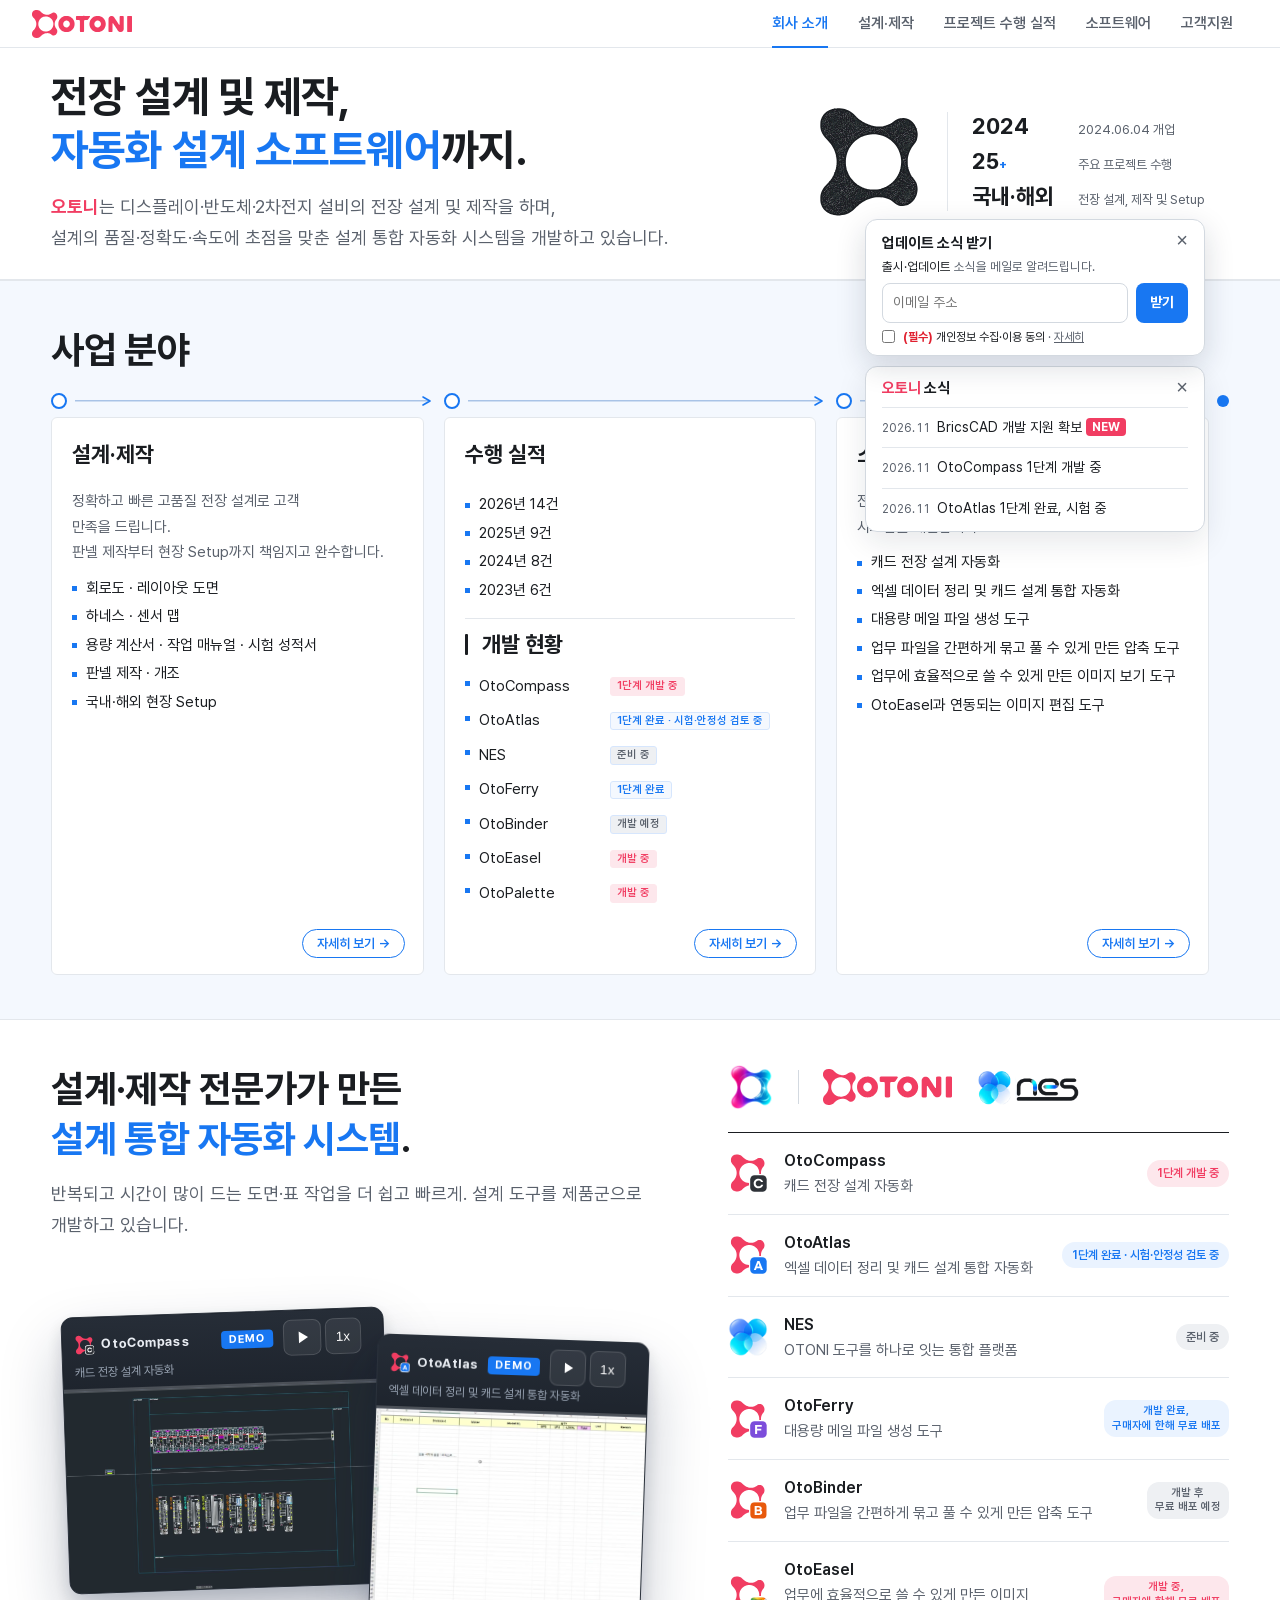
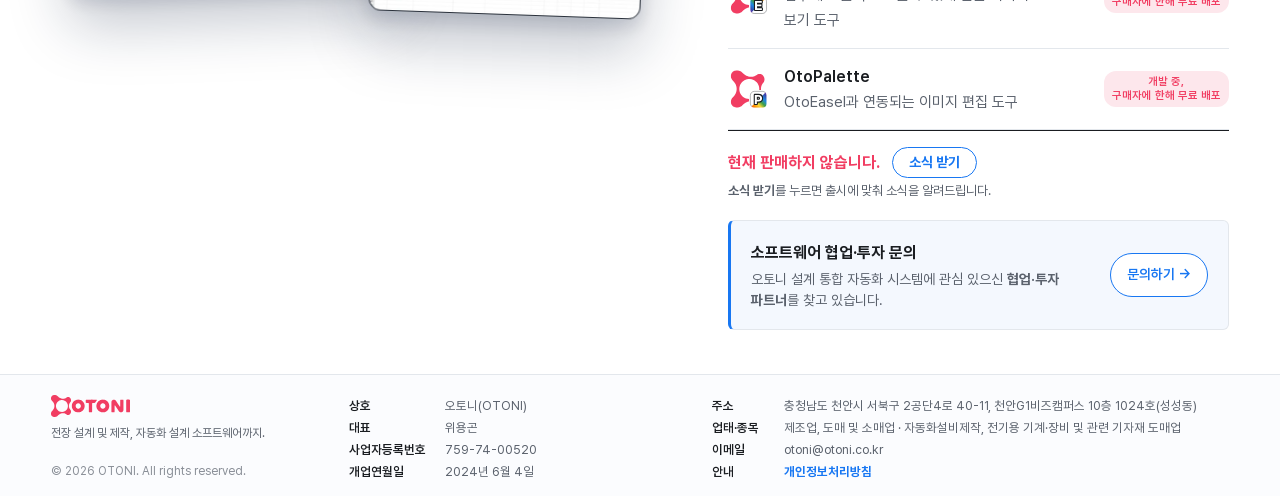
<file: index.html>
<!DOCTYPE html>
<html lang="ko">
<head>
<meta charset="utf-8">
<meta name="viewport" content="width=device-width, initial-scale=1">
<title>회사 소개 | OTONI</title>
<meta name="description" content="오토니(OTONI) — 디스플레이·반도체·2차전지 설비의 전장 설계 및 제작, 설계 통합 자동화 시스템 개발.">
<meta property="og:type" content="website">
<meta property="og:site_name" content="OTONI 오토니">
<meta property="og:title" content="회사 소개 | OTONI">
<meta property="og:description" content="오토니는 디스플레이·반도체·2차전지 설비의 전장 설계 및 제작을 하며, 설계의 품질·정확도·속도에 초점을 맞춘 설계 통합 자동화 시스템을 개발하고 있습니다.">
<meta property="og:url" content="https://otoni.co.kr/">
<meta property="og:image" content="https://otoni.co.kr/og.png">
<meta property="og:image:width" content="1200">
<meta property="og:image:height" content="630">
<meta name="twitter:card" content="summary_large_image">
<meta name="theme-color" content="#ffffff">
<link rel="canonical" href="https://otoni.co.kr/">
<link rel="icon" href="mark.svg?v=1125a" type="image/svg+xml">
<link rel="stylesheet" href="style.css?v=1125a">
</head>
<body class="p-home">
<header class="hd">
  <div class="wrap hd-in">
    <a class="brand" href="index.html?v=1125a" aria-label="OTONI 홈"><img class="logo" src="logo_small.svg?v=1125a" alt="OTONI" width="143" height="40"></a>
    <nav class="nav">
      <a href="index.html?v=1125a#about" data-page="p-home">회사 소개</a>
      <a href="design.html?v=1125a" data-page="p-design">설계·제작</a>
      <a href="build.html?v=1125a" data-page="p-build">프로젝트 수행 실적</a>
      <a href="software.html?v=1125a" data-page="p-software">소프트웨어</a>
      <a href="contact.html?v=1125a" data-page="p-contact">고객지원</a>
    </nav>
  </div>
</header>
<main>
<script>(function(){var m=window.matchMedia&&matchMedia('(hover:hover) and (pointer:fine)').matches;if(m)document.documentElement.classList.add('hov-ok');})();</script>
<svg width="0" height="0" style="position:absolute" aria-hidden="true"><defs><symbol id="otm" viewBox="0 0 906.6 1000"><path fill="#F13D62" fill-rule="evenodd" d="M149,0.5 L132.6,2.1 L119.2,4.1 L108.4,6.6 L97.3,10.1 L83.6,15.7 L70.9,22.1 L59.3,29.1 L48.9,36.8 L40.2,44.5 L31.9,53.6 L24.4,63.4 L17.9,73.8 L11.8,85.9 L6.7,98.4 L3.3,109.6 L1.2,121 L0,145 L0.1,163.6 L0.9,175.9 L3.8,192.7 L10,210.7 L20,231.3 L32.2,250.5 L42.6,263.6 L72.8,296.3 L94.7,322.3 L108.9,342.5 L122.4,366.1 L129.1,380.1 L134.8,393.8 L140.5,410.1 L145.1,426.1 L148.3,440.6 L151.4,458.9 L153.5,476.1 L154.4,490.9 L154.4,507 L153.2,523.6 L150.4,545.1 L147,563.9 L143.1,579.5 L138,595.4 L132,611 L124.9,626.8 L111.5,651.8 L104.1,663.2 L95.7,674.7 L73,702.4 L41.5,735.6 L29.1,751.8 L21.2,764.3 L14.6,776.8 L9,789.9 L4.7,802.7 L1.5,817.7 L0.2,833.6 L0.2,863.3 L1.9,881.6 L5.6,896.4 L12.1,913 L19.5,927.2 L28.6,940.3 L36.3,949.2 L44.6,957.4 L53.6,964.9 L62.7,971.2 L73.3,977.4 L85,983.1 L96.4,987.8 L108.1,991.4 L121.8,994.6 L140.7,998.1 L152.3,999.5 L162.1,1000 L171.3,999.7 L181.7,998.5 L219.3,991.8 L235.3,987.3 L251.9,980.8 L266.8,973.4 L281.5,964.3 L292.5,956.3 L303.3,947.1 L338.3,913 L356.1,897.6 L382.4,878.1 L395.4,869.8 L407.8,862.8 L421.1,856.3 L437,849.4 L452.6,843.4 L466.7,838.8 L482.2,834.7 L503.4,830.2 L518,827.7 L531.5,826.3 L556.2,825.9 L578.9,827.9 L608.6,834.1 L632.1,841.4 L650.8,849.5 L668,859.3 L683.6,870.3 L710.8,891.7 L722,899.2 L735.3,905.4 L749.4,909.1 L760.9,910.3 L773.1,909.9 L787.7,907.7 L803.9,903.9 L815.5,900 L826.7,895 L837.3,888.8 L847.8,881.3 L859.8,870.6 L871.3,857.8 L881.3,843.7 L889.4,829.2 L895.7,814.6 L900.3,799.3 L904.2,779.4 L905.9,762.3 L905.5,748.8 L903.4,732.3 L900.3,716.6 L896.5,704.4 L891.6,693.9 L885.2,683.5 L861.4,652.7 L851.9,639 L843.6,625.2 L836.7,611.4 L827.8,589.7 L820.4,566.2 L814.8,542.8 L812.6,523.9 L812.3,485.5 L813.6,464 L817.8,442.3 L826.6,412.1 L836.9,387.6 L850.4,362.6 L862.4,344.7 L885.9,314.3 L893.9,301.4 L897.4,293.6 L900.1,285.6 L904.8,262.1 L906.6,246.2 L906.5,232.7 L904.4,216.9 L900.2,198.3 L895.2,183.1 L888.3,167.3 L880.6,153.3 L871.7,140.7 L860.2,127.9 L847.2,116.6 L834,107.5 L819.8,100.3 L807.2,95.9 L794.6,93.4 L778,92.4 L759.6,92.9 L750.5,94 L741.5,95.9 L732.8,98.7 L723.3,102.9 L706.6,112.2 L674.7,134.5 L657.3,145 L635.6,155.4 L612.2,163.3 L589.6,169 L569.4,171.3 L528,171.3 L515.1,170.4 L503.6,168.6 L468.9,159.9 L442.6,151 L414.3,138.7 L386.6,123.6 L366.4,110.4 L348.9,96.7 L332.9,82.1 L303.1,52.4 L288.7,39.8 L272.6,28.4 L256.4,19.5 L245.6,14.8 L233.4,10.5 L221.6,7.1 L210.8,4.7 L195.6,2.6 L172.9,0.4 L161.2,0 Z M463.8,232.1 L489.5,230.8 L519.8,231.6 L543.1,234.4 L566.7,239.6 L591.4,247.3 L613.6,256.7 L635.3,268.6 L656.2,282.9 L677.4,300.9 L697.2,320.4 L713.4,339.9 L726.5,359.4 L738.7,382.2 L748.8,406.8 L757.2,434 L762.3,459.4 L765.1,485.9 L765.3,507.4 L762.5,538.2 L757.7,564.4 L750.9,588.7 L742.3,610.6 L730,634.8 L716.4,656.2 L699,677.9 L680.3,697.7 L662.5,713 L641.8,727.5 L618.1,740.8 L593.2,751.7 L566.8,760.4 L554.8,763.3 L542.6,765.5 L516.8,767.9 L485.9,768.2 L458.1,766.6 L435.5,763.1 L410.5,756.2 L386.3,747 L362.5,735.2 L341,721.8 L321.7,706.4 L301,686 L280.4,662.9 L272.5,652.7 L265.9,643 L253.9,620.7 L241.7,592.3 L234.4,568.7 L229.2,543.3 L226.8,516.8 L226.7,485.3 L228.8,461.3 L233.5,436.4 L240.9,410.2 L250.7,385.5 L262.4,363.1 L276.6,342.1 L296,318.9 L317.9,297 L337.6,281.2 L362.4,264.9 L384.3,253.5 L408.5,244.2 L436.6,236.8 Z"/></symbol></defs></svg>
<section class="hero" id="about">
  <div class="wrap hero-in">
    <div class="hero-text">
      <h1><span class="nb">전장 설계 및 제작,</span> <span class="nb"><span class="bl">자동화 설계 소프트웨어</span>까지.</span></h1>
      <p class="lead"><b class="o">오토니</b>는 디스플레이·반도체·2차전지 설비의 전장 설계 및 제작을 하며,<br class="br-pc"> 설계의 품질·정확도·속도에 초점을 맞춘 설계 통합 자동화 시스템을 개발하고 있습니다.</p>
    </div>
    <div class="hero-side">
      <span class="mk-hit"><svg class="draw-mark" viewBox="-20 -20 946.6 1040" aria-hidden="true"><defs><clipPath id="mclip"><path id="mk" clip-rule="evenodd" d="M149,0.5 L132.6,2.1 L119.2,4.1 L108.4,6.6 L97.3,10.1 L83.6,15.7 L70.9,22.1 L59.3,29.1 L48.9,36.8 L40.2,44.5 L31.9,53.6 L24.4,63.4 L17.9,73.8 L11.8,85.9 L6.7,98.4 L3.3,109.6 L1.2,121 L0,145 L0.1,163.6 L0.9,175.9 L3.8,192.7 L10,210.7 L20,231.3 L32.2,250.5 L42.6,263.6 L72.8,296.3 L94.7,322.3 L108.9,342.5 L122.4,366.1 L129.1,380.1 L134.8,393.8 L140.5,410.1 L145.1,426.1 L148.3,440.6 L151.4,458.9 L153.5,476.1 L154.4,490.9 L154.4,507 L153.2,523.6 L150.4,545.1 L147,563.9 L143.1,579.5 L138,595.4 L132,611 L124.9,626.8 L111.5,651.8 L104.1,663.2 L95.7,674.7 L73,702.4 L41.5,735.6 L29.1,751.8 L21.2,764.3 L14.6,776.8 L9,789.9 L4.7,802.7 L1.5,817.7 L0.2,833.6 L0.2,863.3 L1.9,881.6 L5.6,896.4 L12.1,913 L19.5,927.2 L28.6,940.3 L36.3,949.2 L44.6,957.4 L53.6,964.9 L62.7,971.2 L73.3,977.4 L85,983.1 L96.4,987.8 L108.1,991.4 L121.8,994.6 L140.7,998.1 L152.3,999.5 L162.1,1000 L171.3,999.7 L181.7,998.5 L219.3,991.8 L235.3,987.3 L251.9,980.8 L266.8,973.4 L281.5,964.3 L292.5,956.3 L303.3,947.1 L338.3,913 L356.1,897.6 L382.4,878.1 L395.4,869.8 L407.8,862.8 L421.1,856.3 L437,849.4 L452.6,843.4 L466.7,838.8 L482.2,834.7 L503.4,830.2 L518,827.7 L531.5,826.3 L556.2,825.9 L578.9,827.9 L608.6,834.1 L632.1,841.4 L650.8,849.5 L668,859.3 L683.6,870.3 L710.8,891.7 L722,899.2 L735.3,905.4 L749.4,909.1 L760.9,910.3 L773.1,909.9 L787.7,907.7 L803.9,903.9 L815.5,900 L826.7,895 L837.3,888.8 L847.8,881.3 L859.8,870.6 L871.3,857.8 L881.3,843.7 L889.4,829.2 L895.7,814.6 L900.3,799.3 L904.2,779.4 L905.9,762.3 L905.5,748.8 L903.4,732.3 L900.3,716.6 L896.5,704.4 L891.6,693.9 L885.2,683.5 L861.4,652.7 L851.9,639 L843.6,625.2 L836.7,611.4 L827.8,589.7 L820.4,566.2 L814.8,542.8 L812.6,523.9 L812.3,485.5 L813.6,464 L817.8,442.3 L826.6,412.1 L836.9,387.6 L850.4,362.6 L862.4,344.7 L885.9,314.3 L893.9,301.4 L897.4,293.6 L900.1,285.6 L904.8,262.1 L906.6,246.2 L906.5,232.7 L904.4,216.9 L900.2,198.3 L895.2,183.1 L888.3,167.3 L880.6,153.3 L871.7,140.7 L860.2,127.9 L847.2,116.6 L834,107.5 L819.8,100.3 L807.2,95.9 L794.6,93.4 L778,92.4 L759.6,92.9 L750.5,94 L741.5,95.9 L732.8,98.7 L723.3,102.9 L706.6,112.2 L674.7,134.5 L657.3,145 L635.6,155.4 L612.2,163.3 L589.6,169 L569.4,171.3 L528,171.3 L515.1,170.4 L503.6,168.6 L468.9,159.9 L442.6,151 L414.3,138.7 L386.6,123.6 L366.4,110.4 L348.9,96.7 L332.9,82.1 L303.1,52.4 L288.7,39.8 L272.6,28.4 L256.4,19.5 L245.6,14.8 L233.4,10.5 L221.6,7.1 L210.8,4.7 L195.6,2.6 L172.9,0.4 L161.2,0 Z M463.8,232.1 L489.5,230.8 L519.8,231.6 L543.1,234.4 L566.7,239.6 L591.4,247.3 L613.6,256.7 L635.3,268.6 L656.2,282.9 L677.4,300.9 L697.2,320.4 L713.4,339.9 L726.5,359.4 L738.7,382.2 L748.8,406.8 L757.2,434 L762.3,459.4 L765.1,485.9 L765.3,507.4 L762.5,538.2 L757.7,564.4 L750.9,588.7 L742.3,610.6 L730,634.8 L716.4,656.2 L699,677.9 L680.3,697.7 L662.5,713 L641.8,727.5 L618.1,740.8 L593.2,751.7 L566.8,760.4 L554.8,763.3 L542.6,765.5 L516.8,767.9 L485.9,768.2 L458.1,766.6 L435.5,763.1 L410.5,756.2 L386.3,747 L362.5,735.2 L341,721.8 L321.7,706.4 L301,686 L280.4,662.9 L272.5,652.7 L265.9,643 L253.9,620.7 L241.7,592.3 L234.4,568.7 L229.2,543.3 L226.8,516.8 L226.7,485.3 L228.8,461.3 L233.5,436.4 L240.9,410.2 L250.7,385.5 L262.4,363.1 L276.6,342.1 L296,318.9 L317.9,297 L337.6,281.2 L362.4,264.9 L384.3,253.5 L408.5,244.2 L436.6,236.8 Z"/></clipPath><filter id="gr" x="-10%" y="-10%" width="120%" height="120%"><feTurbulence type="fractalNoise" baseFrequency="0.09" numOctaves="3" seed="4" result="n"/><feColorMatrix in="n" type="matrix" values="0 0 0 0 0 0 0 0 0 0 0 0 0 0 0 0 0 0 -2.2 1.7" result="m"/><feComposite in="SourceGraphic" in2="m" operator="in" result="t"/><feTurbulence type="fractalNoise" baseFrequency="0.02" numOctaves="2" seed="9" result="d"/><feDisplacementMap in="t" in2="d" scale="22" xChannelSelector="R" yChannelSelector="G"/></filter><filter id="gr2" x="-5%" y="-5%" width="110%" height="110%"><feTurbulence type="fractalNoise" baseFrequency="0.11" numOctaves="3" seed="2" result="n"/><feColorMatrix in="n" type="matrix" values="0 0 0 0 0 0 0 0 0 0 0 0 0 0 0 0 0 0 -0.9 1.35" result="m"/><feComposite in="SourceGraphic" in2="m" operator="in" result="t"/><feTurbulence type="fractalNoise" baseFrequency="0.03" numOctaves="2" seed="6" result="d"/><feDisplacementMap in="t" in2="d" scale="10" xChannelSelector="R" yChannelSelector="G"/></filter></defs><g filter="url(#gr)"><g class="hts" clip-path="url(#mclip)"></g></g><use class="fl" href="#mk" fill-rule="evenodd" filter="url(#gr2)"/><use class="sol" href="#mk" fill-rule="evenodd"/><mask id="wm" maskUnits="userSpaceOnUse" x="-60" y="-60" width="1030" height="1120"><g class="lvl"><path class="wv" fill="#fff" d="M-900,0 Q-825,-60 -750,0 T-600,0 Q-525,-60 -450,0 T-300,0 Q-225,-60 -150,0 T0,0 Q75,-60 150,0 T300,0 Q375,-60 450,0 T600,0 Q675,-60 750,0 T900,0 Q975,-60 1050,0 T1200,0 Q1275,-60 1350,0 T1500,0 Q1575,-60 1650,0 T1800,0 Q1875,-60 1950,0 T2100,0 L1900,1300 L-900,1300 Z"/></g></mask><g class="pk" mask="url(#wm)"><use href="#mk" fill-rule="evenodd" class="pkf"/><use href="#mk" class="pks"/></g></svg></span><script>(function(){var s=document.querySelector(".draw-mark");if(!s)return;var n="http://www.w3.org/2000/svg",g=s.querySelector(".hts"),d=s.querySelector("#mk").getAttribute("d"),q=11,i,e;function R(){q=(q*16807)%2147483647;return q/2147483647}function p(c,a){var t=document.createElementNS(n,"path");t.setAttribute("class",c);t.setAttribute("pathLength","1");t.setAttribute("d",a);return t}var N=900;for(i=0;i<N;i++){var ps=i<N/2?0:1,f=(i%(N/2))/(N/2),an=-0.62+(R()-0.5)*0.12,L=220+R()*300,x=-60+R()*1030,y=1060-f*1130+(R()-0.5)*90,cx=Math.cos(an)*L/2,cy=Math.sin(an)*L/2,bx=(R()-0.5)*50,by=(R()-0.5)*50;e=p("ht","M"+(x-cx).toFixed(0)+" "+(y-cy).toFixed(0)+" Q"+(x+bx).toFixed(0)+" "+(y+by).toFixed(0)+" "+(x+cx).toFixed(0)+" "+(y+cy).toFixed(0));e.style.animationDelay=((ps?3.4:2.6)+1.0*f+R()*0.12).toFixed(2)+"s";e.style.strokeWidth=(6+R()*7).toFixed(1);e.style.opacity=(ps?0.6+R()*0.35:0.25+R()*0.25).toFixed(2);g.appendChild(e)}d.split(/(?=M)/).forEach(function(x){if(x.trim())s.appendChild(p("ol",x.trim()))});var pk=s.querySelector(".pk");if(pk)s.appendChild(pk)})();</script><script>(function(){var s=document.querySelector('.draw-mark');if(!s)return;var h=s.parentNode;var gi=document.createElementNS('http://www.w3.org/2000/svg','g');gi.setAttribute('class','in');[].slice.call(s.childNodes).forEach(function(n){if(n.nodeName!=='defs')gi.appendChild(n);});s.appendChild(gi);var rm=window.matchMedia&&matchMedia('(prefers-reduced-motion:reduce)').matches;setTimeout(function(){s.classList.add('ready');},rm?0:4700);var lv=s.querySelector('.lvl');if(!s.animate||!lv)return;var T=2600,E='cubic-bezier(.3,.6,.4,1)',IO='ease-in-out',TL=[{transform:'rotate(0deg)',offset:0},{transform:'rotate(0deg)',offset:0.6346,easing:IO},{transform:'rotate(-20deg)',offset:0.7731,easing:IO},{transform:'rotate(1.5deg)',offset:0.9423,easing:IO},{transform:'rotate(0deg)',offset:1}],FL=[{transform:'translateY(1150px)',offset:0,easing:'ease-in-out'},{transform:'translateY(-70px)',offset:0.6923},{transform:'translateY(-70px)',offset:1}];var J=[{transform:'rotate(0deg)',offset:0}];for(var k=1;k<=45;k++){var a=5*Math.min(1,(46-k)/16);J.push({transform:'rotate('+(k%2?-a:a).toFixed(2)+'deg)',offset:+(0.6923*k/46).toFixed(4)});}J.push({transform:'rotate(0deg)',offset:0.6923},{transform:'rotate(0deg)',offset:1}); var A=null;function mk(){if(A)return;A=rm?[lv.animate(FL,{duration:T,fill:'both'})]:[s.animate(TL,{duration:T,fill:'both'}),gi.animate(J,{duration:T,fill:'both'}),lv.animate(FL,{duration:T,fill:'both'})];A.forEach(function(a){a.pause();});}var AC=null,cur=null;function unlock(){if(rm)return;try{if(!AC)AC=new (window.AudioContext||window.webkitAudioContext)();if(AC.state==='suspended')AC.resume();}catch(x){}}document.addEventListener('pointerdown',unlock,true);document.addEventListener('keydown',unlock,true);function snd(dur){if(rm||!AC||dur<0.05)return null;if(AC.state==='suspended')AC.resume();var c=AC,t=c.currentTime+0.02,end=t+dur,m=c.createGain(),e=c.createGain(),all=[];m.gain.value=0.25;m.connect(c.destination);e.gain.setValueAtTime(0,t);e.gain.linearRampToValueAtTime(1,t+0.04);e.gain.setValueAtTime(1,Math.max(t+0.05,end-0.12));e.gain.linearRampToValueAtTime(0,end);e.connect(m);function osc(ty,f){var o=c.createOscillator();o.type=ty;o.frequency.value=f;all.push(o);return o;}var o=osc('triangle',650);o.frequency.setValueAtTime(650,t);o.frequency.linearRampToValueAtTime(950,end);var am=c.createGain();am.gain.value=0.5;var l=osc('sine',18),lg=c.createGain();lg.gain.value=0.5;l.connect(lg);lg.connect(am.gain);o.connect(am);am.connect(e);var h2=osc('sine',1300),hg=c.createGain();hg.gain.value=0.2;h2.frequency.setValueAtTime(1300,t);h2.frequency.linearRampToValueAtTime(1900,end);h2.connect(hg);hg.connect(am);all.forEach(function(x){x.start(t);x.stop(end+0.02);});var p=c.createOscillator(),pg=c.createGain();p.type='sine';p.frequency.setValueAtTime(600,end);p.frequency.exponentialRampToValueAtTime(1800,end+0.12);pg.gain.setValueAtTime(0,end);pg.gain.linearRampToValueAtTime(1,end+0.015);pg.gain.exponentialRampToValueAtTime(0.001,end+0.2);p.connect(pg);pg.connect(m);p.start(end);p.stop(end+0.22);all.push(p);return {stop:function(){var n=c.currentTime;try{m.gain.cancelScheduledValues(n);m.gain.setValueAtTime(m.gain.value,n);m.gain.linearRampToValueAtTime(0,n+0.05);}catch(x){}all.forEach(function(x){try{x.stop(n+0.06);}catch(y){}});}};}function go(r){mk();A.forEach(function(a){a.playbackRate=r;a.play();});if(cur){cur.stop();cur=null;}if(r>0){var left=(1800-(A[0].currentTime||0))/1000;try{cur=snd(left);}catch(x){}}}function run(r){if(!s.classList.contains('ready')||!document.documentElement.classList.contains('hov-ok'))return;go(r);}h.addEventListener('pointerenter',function(){run(1);});h.addEventListener('pointerleave',function(){run(-1);});var busy=false;h.addEventListener('click',function(){if(document.documentElement.classList.contains('hov-ok')||!s.classList.contains('ready')||busy)return;busy=true;unlock();go(1);setTimeout(function(){go(-1);setTimeout(function(){busy=false;},T);},T);});var li=document.createElement('li');li.className='mk-li';var mq=window.matchMedia&&matchMedia('(max-width:900px)');function place(){var ul=document.querySelector('.hero-stats');if(!ul)return;if(mq&&mq.matches){if(h.parentNode!==li){li.appendChild(h);ul.appendChild(li);}}else if(h.parentNode===li){ul.parentNode.insertBefore(h,ul);if(li.parentNode)li.parentNode.removeChild(li);}}function init(){place();if(mq){if(mq.addEventListener)mq.addEventListener('change',place);else if(mq.addListener)mq.addListener(place);}}if(document.readyState==='loading')document.addEventListener('DOMContentLoaded',init);else init();})();</script>
      <ul class="hero-stats">
        <li><b>2024</b><span>2024.06.04 개업</span></li>
        <li><b>25<small>+</small></b><span>주요 프로젝트 수행</span></li>
        <li><b>국내·해외</b><span>전장 설계, 제작 및 Setup</span></li>
      </ul>
    </div>
  </div>
</section>

<section class="sec business" id="business">
  <div class="wrap">
    <h2>사업 분야</h2>
    <ol class="flow">
      <li class="step">
        <i class="node" aria-hidden="true"></i>
        <div class="box">
        <h3><a class="step-link" href="design.html?v=1125a">설계·제작</a></h3>
        <p>정확하고 빠른 고품질 전장 설계로 고객 만족을 드립니다.</p>
        <p>판넬 제작부터 현장 Setup까지 책임지고 완수합니다.</p>
        <ul><li>회로도 · 레이아웃 도면</li><li>하네스 · 센서 맵</li><li>용량 계산서 · 작업 매뉴얼 · 시험 성적서</li><li>판넬 제작 · 개조</li><li>국내·해외 현장 Setup</li></ul>
        <span class="more" aria-hidden="true">자세히 보기 <i class="arr">→</i></span>
        </div>
      </li>
      <li class="step">
        <i class="node" aria-hidden="true"></i>
        <div class="box bx2-box">
        <h3><a class="step-link" href="build.html?v=1125a">수행 실적</a></h3>
        <div class="bx2"><div class="bx2-lft"><ul><li>2026년 14건</li><li>2025년 9건</li><li>2024년 8건</li><li>2023년 6건</li></ul></div><div class="bx2-r"><p class="bx2-h bx2-t"><i class="h3-bar" aria-hidden="true"></i>개발 현황</p><ul class="bx2-l"><li>OtoCompass<i class="tag ing">1단계 개발 중</i></li><li>OtoAtlas<i class="tag done">1단계 완료 ·<span class="tbr"></span> 시험·안정성 검토 중</i></li><li>NES<i class="tag prep">준비 중</i></li><li>OtoFerry<i class="tag done">1단계 완료</i></li><li>OtoBinder<i class="tag prep">개발 예정</i></li><li>OtoEasel<i class="tag ing">개발 중</i></li><li>OtoPalette<i class="tag ing">개발 중</i></li></ul></div></div>
        <span class="more" aria-hidden="true">자세히 보기 <i class="arr">→</i></span>
        </div>
      </li>
      <li class="step">
        <i class="node" aria-hidden="true"></i>
        <div class="box">
        <h3><a class="step-link" href="software.html?v=1125a">소프트웨어</a></h3>
        <p>전장 설계와 현장 Setup을 위한 설계 통합 자동화 시스템을 개발합니다.</p>
        <ul><li>캐드 전장 설계 자동화</li><li>엑셀 데이터 정리 및 캐드 설계 통합 자동화</li><li>대용량 메일 파일 생성 도구</li><li>업무 파일을 간편하게 묶고 풀 수 있게 만든 압축 도구</li><li>업무에 효율적으로 쓸 수 있게 만든 이미지 보기 도구</li><li>OtoEasel과 연동되는 이미지 편집 도구</li></ul>
        <span class="more" aria-hidden="true">자세히 보기 <i class="arr">→</i></span>
        </div>
      </li>
    </ol>
  </div>
</section>

<section class="sec software" id="software">
  <div class="wrap">
    <div class="sw-in">
      <div class="sw-text">
        <h2>설계·제작 전문가가 만든<br><span>설계 통합 자동화 시스템</span>.</h2>
        <p class="lead">반복되고 시간이 많이 드는 도면·표 작업을 더 쉽고 빠르게. 설계 도구를 제품군으로 개발하고 있습니다.</p>
        <div class="vds"><figure class="vd"><div class="vd-bar"><span class="vd-dots" aria-hidden="true"><i></i><i></i><i></i></span><b>OtoCompass</b><span class="vd-sub">캐드 전장 설계 자동화</span><span class="vd-live">DEMO</span></div><video src="v_demo2.mp4" poster="v_demo2_p.jpg" autoplay muted loop playsinline disablepictureinpicture disableremoteplayback preload="metadata" aria-label="OtoCompass 시연 영상" data-head="OtoCompass_head_ondark.svg"></video><span class="vd-zoom" aria-hidden="true"><svg viewBox="0 0 80 80"><circle cx="40" cy="40" r="37"/><path d="M33 26.5 L55 40 L33 53.5 Z"/></svg></span></figure>
<figure class="vd"><div class="vd-bar"><span class="vd-dots" aria-hidden="true"><i></i><i></i><i></i></span><b>OtoAtlas</b><span class="vd-sub">엑셀 데이터 정리 및 캐드 설계 통합 자동화</span><span class="vd-live">DEMO</span></div><video src="v_demo1.mp4" poster="v_demo1_p.jpg" autoplay muted loop playsinline disablepictureinpicture disableremoteplayback preload="metadata" aria-label="OtoAtlas 시연 영상" data-head="OtoAtlas_head_ondark.svg"></video><span class="vd-zoom" aria-hidden="true"><svg viewBox="0 0 80 80"><circle cx="40" cy="40" r="37"/><path d="M33 26.5 L55 40 L33 53.5 Z"/></svg></span></figure>
</div>
      </div>
      <div class="sw-side">
        <div class="syms" aria-label="PJT = OTONI + NES">
          <img class="sym-pjt" src="combo.png?v=1125a" alt="PJT">
          <span class="sym-bar" aria-hidden="true"></span>
          <img class="sym-otoni" src="logo.svg?v=1125a" alt="OTONI">
          <img class="sym-nes" src="nes_h2.png" alt="NES">
        </div>
        <ul class="sw-list">
          <li><img class="pi" src="OtoCompass_40.svg" alt=""><div><b>OtoCompass</b><span>캐드 전장 설계 자동화</span></div><span class="soon dev">1단계 개발 중</span></li>
          <li><img class="pi" src="OtoAtlas_40.svg" alt=""><div><b>OtoAtlas</b><span>엑셀 데이터 정리 및 캐드 설계 통합 자동화</span></div><span class="soon done">1단계 완료 · 시험·안정성 검토 중</span></li>
          <li><img class="pi" src="nes.png?v=1125a" alt=""><div><b>NES</b><span>OTONI 도구를 하나로 잇는 통합 플랫폼</span></div><span class="soon">준비 중</span></li>
          <li><img class="pi" src="OtoFerry_40.svg" alt=""><div><b>OtoFerry</b><span>대용량 메일 파일 생성 도구</span></div><span class="soon done">개발 완료,<span class="sb"></span> 구매자에 한해 무료 배포</span></li>
          <li><img class="pi" src="OtoBinder_40.svg" alt=""><div><b>OtoBinder</b><span>업무 파일을 간편하게 묶고 풀 수 있게 만든 압축 도구</span></div><span class="soon">개발 후<span class="sb"></span> 무료 배포 예정</span></li>
          <li><img class="pi" src="OtoEasel_40.svg" alt=""><div><b>OtoEasel</b><span>업무에 효율적으로 쓸 수 있게 만든 이미지 보기 도구</span></div><span class="soon dev">개발 중,<span class="sb"></span> 구매자에 한해 무료 배포</span></li>
          <li><img class="pi" src="OtoPalette_40.svg" alt=""><div><b>OtoPalette</b><span>OtoEasel과 연동되는 이미지 편집 도구</span></div><span class="soon dev">개발 중,<span class="sb"></span> 구매자에 한해 무료 배포</span></li>
        </ul>
        <div class="sale-row sale-c" id="subscribe"><div class="sale-l"><p class="sale-1">현재 판매하지 않습니다. <button type="button" class="sub-open" aria-expanded="false">소식 받기</button></p><p class="sale-2"><strong>소식 받기</strong>를 누르면 출시에 맞춰 소식을 알려드립니다.</p></div>
  <form class="sub-form" hidden novalidate>
    <div class="sub-row"><input type="email" name="email" placeholder="이메일 주소" autocomplete="email" required aria-label="이메일 주소"><button type="submit">받기</button></div>
    <label class="sub-ok"><input type="checkbox" name="agree"> <span class="ok-t"><em class="req">(필수)</em> 개인정보 수집·이용 동의</span> — 이메일 주소, 소식 메일 발송, 수신 거부 때까지 보관 · <a href="privacy.html?v=1125a#subscribe">자세히</a></label>
    <p class="sub-msg" aria-live="polite"></p>
  </form></div>
        <div class="inv"><div><b>소프트웨어 협업·투자 문의</b><span>오토니 설계 통합 자동화 시스템에 관심 있으신 <strong>협업·투자 파트너</strong>를 찾고 있습니다.</span></div><a href="mailto:otoni@otoni.co.kr">문의하기 →</a></div>
      </div>
    </div>
  </div>
</section>
<div class="vlb" id="vlb" hidden role="dialog" aria-modal="true" aria-label="시연 영상 크게 보기"><div class="vlb-box" tabindex="-1"><div class="vlb-bar"><span class="vlb-t"></span><div class="vd-ctl"><button type="button" class="vd-pp" aria-label="멈춤"><svg viewBox="0 0 24 24" aria-hidden="true"><path class="ps" d="M8 5h3v14H8zM13 5h3v14h-3z"/><path class="pl" d="M8 5l11 7-11 7z"/></svg></button><button type="button" class="vd-sp" aria-label="재생 속도">1x</button></div><button class="vlb-b vlb-fs" type="button" aria-label="전체 화면" title="전체 화면"><svg viewBox="0 0 24 24" aria-hidden="true"><rect x="5" y="5" width="14" height="14" rx="1.5"/></svg></button><button class="vlb-b vlb-x" type="button" aria-label="닫기" title="닫기"><svg viewBox="0 0 24 24" aria-hidden="true"><path d="M6 6l12 12M18 6L6 18"/></svg></button></div><video muted loop playsinline disablepictureinpicture disableremoteplayback></video></div></div>
<script>
(function(){var lb=document.getElementById('vlb');if(!lb)return;var lv=lb.querySelector('video'),lt=lb.querySelector('.vlb-t'),lx=lb.querySelector('.vlb-x'),lf=lb.querySelector('.vlb-fs'),bx=lb.querySelector('.vlb-box'),last=null;
function fit(){var s=lv.videoWidth?lv:last,ar=s&&s.videoWidth?s.videoWidth/s.videoHeight:1.6;bx.style.width=innerWidth<=560?'':Math.round(Math.min(innerWidth*0.7,1000,(innerHeight-120)*ar))+'px';}
window.addEventListener('resize',function(){if(!lb.hidden)fit();});lv.addEventListener('loadedmetadata',function(){if(!lb.hidden)fit();});
function fsEl(){return document.fullscreenElement||document.webkitFullscreenElement;}
var snd=null;function ding(){try{if(!snd){snd=new Audio('play_click.mp3');snd.volume=0.35;}snd.currentTime=0;var q=snd.play();if(q&&q.catch)q.catch(function(){});}catch(e){}}   

var lpp=lb.querySelector('.vd-pp'),lsp=lb.querySelector('.vd-sp'),lc=lb.querySelector('.vd-ctl');
lc.addEventListener('click',function(e){e.stopPropagation();});
function lui(){lpp.classList.toggle('paused',lv.paused);lpp.setAttribute('aria-label',lv.paused?'재생':'멈춤');lsp.textContent=lv.playbackRate+'x';}
['play','pause','ratechange','loadedmetadata'].forEach(function(k){lv.addEventListener(k,lui);});
lpp.onclick=function(){if(lv.paused){var p=lv.play();if(p&&p.catch)p.catch(function(){});if(last){var q=last.play();if(q&&q.catch)q.catch(function(){});}}else{lv.pause();if(last)last.pause();}lui();};
lsp.onclick=function(){var r=lv.playbackRate>1?1:2;lv.defaultPlaybackRate=lv.playbackRate=r;if(last)last.playbackRate=r;lui();};
function open(v){ding();last=v;var nm=(v.getAttribute('aria-label')||'').replace(' 시연 영상',''),hd=v.getAttribute('data-head');if(hd){lt.textContent='';var im=new Image();im.className='vlb-logo';im.alt=nm;im.src=hd;lt.appendChild(im);}else lt.textContent=nm;lv.src=v.currentSrc||v.src;lv.poster=v.poster;lv.muted=true;lv.defaultPlaybackRate=lv.playbackRate=v.playbackRate||1;lb.hidden=false;document.documentElement.classList.add('vlb-on');fit();try{lv.currentTime=0;}catch(e){}if(v.paused){lv.pause();}else{var p=lv.play();if(p&&p.catch)p.catch(function(){});}lui();bx.focus();}
function close(){if(fsEl()){(document.exitFullscreen||document.webkitExitFullscreen).call(document);}lb.hidden=true;lv.pause();lv.removeAttribute('src');lv.load();document.documentElement.classList.remove('vlb-on');if(last)last.focus();}

function full(){if(fsEl()){(document.exitFullscreen||document.webkitExitFullscreen).call(document);return;}if(bx.requestFullscreen){var q=bx.requestFullscreen();if(q&&q.catch)q.catch(function(){});}else if(bx.webkitRequestFullscreen)bx.webkitRequestFullscreen();else if(lv.webkitEnterFullscreen)lv.webkitEnterFullscreen();}
function fsc(){var on=fsEl()===bx;lf.setAttribute('aria-label',on?'전체 화면 끝내기':'전체 화면');lf.title=on?'전체 화면 끝내기':'전체 화면';bx.focus();}
document.addEventListener('fullscreenchange',fsc);document.addEventListener('webkitfullscreenchange',fsc);
[].forEach.call(document.querySelectorAll('.vd video'),function(v){v.tabIndex=0;v.setAttribute('role','button');v.addEventListener('click',function(){open(v);});v.addEventListener('keydown',function(e){if(e.key==='Enter'||e.key===' '){e.preventDefault();open(v);}});});
lx.addEventListener('click',close);lf.addEventListener('click',full);lb.addEventListener('click',function(e){if(e.target===lb)close();});
document.addEventListener('keydown',function(e){if(!lb.hidden&&!fsEl()&&(e.key==='Escape'||e.key==='Esc'))close();});})();
</script>
<script>(function(){var ls=document.querySelectorAll('.step-link');ls.forEach(function(a){a.addEventListener('mouseup',function(){a.blur();});a.addEventListener('click',function(){a.blur();});});window.addEventListener('pageshow',function(){var e=document.activeElement;if(e&&e.classList&&e.classList.contains('step-link'))e.blur();});})();</script>
<script>(function(){var nav=document.querySelectorAll('.nav a'),fine=document.documentElement.classList.contains('hov-ok');function f(h){return (h||'').split(/[?#]/)[0].split('/').pop();}var steps=document.querySelectorAll('.step');function off(){steps.forEach(function(s){s.classList.remove('hv');});nav.forEach(function(a){a.classList.remove('hl');});}steps.forEach(function(s){var l=s.querySelector('.step-link');if(!l)return;var k=f(l.getAttribute('href')),t=null;nav.forEach(function(a){if(f(a.getAttribute('href'))===k)t=a;});function on(){s.classList.add('hv');if(t)t.classList.add('hl');}function out(){s.classList.remove('hv');if(t)t.classList.remove('hl');}if(fine){s.addEventListener('mouseenter',on);s.addEventListener('mouseleave',out);}s.addEventListener('touchstart',function(){off();on();},{passive:true});s.addEventListener('touchmove',out,{passive:true});s.addEventListener('touchcancel',out);s.addEventListener('touchend',function(){setTimeout(out,450);});});window.addEventListener('pageshow',off);})();</script>
<script>

(function(){var bx=document.querySelector('.bx2-box');if(!bx)return;var h=bx.querySelector('h3'),a=h.querySelector('a'),b=bx.querySelector('.bx2'),r=bx.style;
function fit(){if(innerWidth<1601){['--lw','--th','--th2'].forEach(function(p){r.removeProperty(p)});return;}
 r.setProperty('--lw',(Math.ceil(a.getBoundingClientRect().width)+40)+'px');r.setProperty('--th',h.offsetHeight+'px');r.setProperty('--th2','0px');
 r.setProperty('--th2',(bx.querySelector('.bx2-l li').getBoundingClientRect().top-b.getBoundingClientRect().top)+'px');}
fit();addEventListener('load',fit);addEventListener('resize',fit);if(document.fonts)document.fonts.ready.then(fit);})();
</script>
<script>

(function(){
var VD_BGM='';
var SRC=window.OTONI_VD_BGM||VD_BGM,vds=[].slice.call(document.querySelectorAll('.vds .vd'));if(!vds.length||!SRC)return;
function ls(k,v){try{if(v===undefined)return localStorage.getItem(k);localStorage.setItem(k,v);}catch(e){}}
var V=+(ls('otoni_rm_vol')||.3),cur=null;
function fade(a,to,ms,done){var v0=a.volume,t0=performance.now();(function f(){var k=Math.min(1,(performance.now()-t0)/ms);a.volume=Math.max(0,Math.min(1,v0+(to-v0)*k));if(k<1)requestAnimationFrame(f);else if(done)done();})();}
var S=vds.map(function(vd){var bar=vd.querySelector('.vd-bar');if(!bar)return null;
  var vh=document.createElement('div');vh.className='rv-vol off';vh.innerHTML='<button type="button" class="rv-mute" aria-label="배경 음악 켜기/끄기" aria-pressed="false"><svg viewBox="0 0 24 24" aria-hidden="true"><path d="M4 9h4l5-4v14l-5-4H4z"/><path class="w" d="M16 9a4 4 0 0 1 0 6M18.5 6.5a8 8 0 0 1 0 11"/><path class="x" d="M16 9l5 6M21 9l-5 6"/></svg></button><input type="range" min="0" max="1" step="0.05" aria-label="소리 크기">';
  bar.appendChild(vh);var s={vd:vd,vh:vh,au:null,vis:true,rg:vh.querySelector('input'),mb:vh.querySelector('.rv-mute')};s.rg.value=V;s.rg.style.setProperty('--v',V*100+'%');
  vh.addEventListener('click',function(e){e.stopPropagation();});
  s.mb.onclick=function(){if(s.au)off(s);else on(s);};
  s.rg.oninput=function(){V=+s.rg.value;ls('otoni_rm_vol',V);S.forEach(function(o){if(o){o.rg.value=V;o.rg.style.setProperty('--v',V*100+'%');}});if(s.au)s.au.volume=s.vis?V:V*.15;if(V>0&&!s.au)on(s);};
  return s;});
function off(s){var a=s.au;s.au=null;s.vh.classList.add('off');s.mb.setAttribute('aria-pressed','false');if(cur===s)cur=null;if(a)fade(a,0,400,function(){a.pause();});}
function on(s){if(cur&&cur!==s)off(cur);var a=new Audio(SRC);a.loop=true;a.volume=0;s.au=a;cur=s;s.vh.classList.remove('off');s.mb.setAttribute('aria-pressed','true');
  var p=a.play();if(p&&p.catch)p.catch(function(){if(s.au===a)off(s);});fade(a,s.vis?V:V*.15,400);}
var probe=new Audio();probe.preload='metadata';S.forEach(function(s){if(s)s.vh.hidden=true;});probe.addEventListener('loadedmetadata',function(){S.forEach(function(s){if(s)s.vh.hidden=false;});});probe.src=SRC;
if('IntersectionObserver' in window)S.forEach(function(s){if(!s)return;new IntersectionObserver(function(es){s.vis=es[0].isIntersecting;if(s.au)fade(s.au,s.vis?V:V*.15,400);}).observe(s.vd);});
})();
</script>
<script>

(function(){
var vds=[].slice.call(document.querySelectorAll('.vds .vd'));
function fmt(s){s=Math.max(0,Math.floor(s||0));return Math.floor(s/60)+':'+('0'+s%60).slice(-2);}
vds.forEach(function(vd){var bar=vd.querySelector('.vd-bar'),v=vd.querySelector('video');if(!bar||!v)return;
  var c=document.createElement('div');c.className='vd-ctl';
  c.innerHTML='<button type="button" class="vd-pp" aria-label="멈춤"><svg viewBox="0 0 24 24" aria-hidden="true"><path class="ps" d="M8 5h3v14H8zM13 5h3v14h-3z"/><path class="pl" d="M8 5l11 7-11 7z"/></svg></button><button type="button" class="vd-sp" aria-label="재생 속도">1x</button>';
  var vol=bar.querySelector('.rv-vol');if(vol)bar.insertBefore(c,vol);else bar.appendChild(c);
  var sk=document.createElement('div');sk.className='vd-seek';sk.setAttribute('role','slider');sk.setAttribute('aria-label','구간 이동');sk.tabIndex=0;sk.innerHTML='<i class="vd-fill"></i><i class="vd-knob"></i><span class="vd-tip"></span>';bar.appendChild(sk);
  var pp=c.querySelector('.vd-pp'),sp=c.querySelector('.vd-sp'),fill=sk.querySelector('.vd-fill'),knob=sk.querySelector('.vd-knob'),tip=sk.querySelector('.vd-tip'),drag=false;
  [c,sk].forEach(function(el){el.addEventListener('click',function(e){e.stopPropagation();});});
  function ui(){var p=v.duration?v.currentTime/v.duration:0;fill.style.transform='scaleX('+p.toFixed(4)+')';knob.style.left=(p*100).toFixed(2)+'%';pp.classList.toggle('paused',v.paused);pp.setAttribute('aria-label',v.paused?'재생':'멈춤');sk.setAttribute('aria-valuenow',Math.round(v.currentTime));}
  pp.onclick=function(){if(v.paused){var p=v.play();if(p&&p.catch)p.catch(function(){});}else v.pause();ui();};
  sp.onclick=function(){v.playbackRate=v.playbackRate>1?1:2;sp.textContent=v.playbackRate+'x';};
  function at(e){var r=sk.getBoundingClientRect();return Math.min(1,Math.max(0,(e.clientX-r.left)/r.width));}
  sk.addEventListener('pointerdown',function(e){if(!v.duration)return;drag=true;sk.classList.add('on');try{sk.setPointerCapture(e.pointerId);}catch(_){}v.currentTime=at(e)*v.duration;ui();e.preventDefault();});
  sk.addEventListener('pointermove',function(e){var q=at(e);tip.textContent=fmt(q*(v.duration||0));tip.style.left=(q*100)+'%';if(drag&&v.duration){v.currentTime=q*v.duration;ui();}});
  function end(){if(!drag)return;drag=false;sk.classList.remove('on');if(v.paused&&!pp.dataset.hold){var p=v.play();if(p&&p.catch)p.catch(function(){});}ui();}
  sk.addEventListener('pointerup',end);sk.addEventListener('pointercancel',end);
  sk.addEventListener('keydown',function(e){if(!v.duration)return;if(e.key=='ArrowRight'){v.currentTime=Math.min(v.duration,v.currentTime+5);ui();}if(e.key=='ArrowLeft'){v.currentTime=Math.max(0,v.currentTime-5);ui();}});
  v.addEventListener('ratechange',function(){sp.textContent=v.playbackRate+'x';});   
  v.addEventListener('timeupdate',ui);v.addEventListener('play',ui);v.addEventListener('pause',ui);v.addEventListener('loadedmetadata',ui);ui();
  
  var on=false;function loop(){if(!on)return;if(!v.paused)ui();requestAnimationFrame(loop);}
  if('IntersectionObserver' in window)new IntersectionObserver(function(es){var w=es[0].isIntersecting;if(w&&!on){on=true;loop();}else if(!w)on=false;}).observe(vd);
});
})();
</script>
</main>
<footer class="ft">
  <div class="wrap ft-in">
    <div class="ft-brand">
      <a class="brand" href="index.html?v=1125a" aria-label="OTONI 홈"><img class="logo" src="logo.svg?v=1125a" alt="OTONI" width="143" height="40"></a>
      <p>전장 설계 및 제작, 자동화 설계 소프트웨어까지.</p><p class="copy">© 2026 OTONI. All rights reserved.</p>
    </div>
    <ul class="ft-info">
      <li><b>상호</b> 오토니(OTONI)</li>
      <li><b>대표</b> 위용곤</li>
      <li><b>사업자등록번호</b> 759-74-00520</li>
      <li><b>개업연월일</b> 2024년 6월 4일</li>
    </ul>
    <ul class="ft-info">
      <li><b>주소</b> 충청남도 천안시 서북구 2공단4로 40-11, 천안G1비즈캠퍼스 10층 1024호(성성동)</li>
      <li><b>업태·종목</b> 제조업, 도매 및 소매업 · 자동화설비제작, 전기용 기계·장비 및 관련 기자재 도매업</li>
      <li><b>이메일</b> <a href="mailto:otoni@otoni.co.kr">otoni@otoni.co.kr</a></li><li><b>안내</b> <a class="pp" href="privacy.html?v=1125a"><b>개인정보처리방침</b></a></li>
    </ul>
  </div>
</footer>
<script>
(function(){var nav=document.querySelectorAll('.nav a');var pg=document.body.className;
nav.forEach(function(a){if((a.dataset.page&&a.dataset.page===pg)||(a.dataset.pages&&a.dataset.pages.split(' ').indexOf(pg)>=0))a.classList.add('on');});
if(pg!=='p-home'||!('IntersectionObserver' in window))return;
var map={};nav.forEach(function(a){if(a.dataset.sec)map[a.dataset.sec]=a;});
var io=new IntersectionObserver(function(es){es.forEach(function(e){if(e.isIntersecting){nav.forEach(function(a){a.classList.remove('on');});var a=map[e.target.id];if(a)a.classList.add('on');}});},{rootMargin:'-45% 0px -50% 0px'});
Object.keys(map).forEach(function(id){var s=document.getElementById(id);if(s)io.observe(s);});})();
</script>

<aside class="news-box" id="newsBox" hidden aria-label="오토니 소식">
  <button type="button" class="sub-x" aria-label="닫기">×</button>
  <div class="nb-h"><span><b class="o">오토니</b> 소식</span></div>
  <ul>
    <li><time>2026.11</time><span>BricsCAD 개발 지원 확보<i class="nb-new">NEW</i></span></li>
    <li><time>2026.11</time><span>OtoCompass 1단계 개발 중</span></li>
    <li><time>2026.11</time><span>OtoAtlas 1단계 완료, 시험 중</span></li>
  </ul>
</aside>
<div class="sub-bar" id="subBar" hidden role="dialog" aria-label="업데이트 소식 받기">
  <button type="button" class="sub-x" aria-label="닫기">×</button>
  <b>업데이트 소식 받기</b>
  <span><strong>출시·업데이트</strong> 소식을 메일로 알려드립니다.</span>
  <form class="sub-form" novalidate>
    <div class="sub-row"><input type="email" name="email" placeholder="이메일 주소" autocomplete="email" required aria-label="이메일 주소"><button type="submit">받기</button></div>
    <label class="sub-ok"><input type="checkbox" name="agree"> <span class="ok-t"><em class="req">(필수)</em> 개인정보 수집·이용 동의</span> · <a href="privacy.html?v=1125a#subscribe">자세히</a></label>
    <p class="sub-msg" aria-live="polite"></p>
  </form>
</div>
<script src="sub_config.js?v=1125a"></script>
<script>

(function(){
var CFG=window.OTONI_SUB||{},SUB_URL=CFG.url||'',FIELD=CFG.field||'email';   
var K='otoni_sub',DAY=864e5;
function get(){try{return JSON.parse(localStorage.getItem(K)||'{}')}catch(e){return {}}}
function set(v){try{localStorage.setItem(K,JSON.stringify(v))}catch(e){}}
var bar=document.getElementById('subBar'),st=get();


var hideBar=(st.done||(st.x&&Date.now()-st.x<30*DAY))&&!document.querySelector('.p-home .hero-stats');

var hs=document.querySelector('.p-home .hero-stats');

function pin(){if(!bar)return;bar.dataset.right='';if(!hs){bar.style.position='';bar.style.top='';bar.style.left='';bar.style.right='';bar.style.bottom='';return;}var r=hs.getBoundingClientRect();

if(innerWidth<561){bar.style.position='absolute';bar.style.bottom='auto';bar.style.top=Math.round(r.bottom+scrollY+12)+'px';bar.style.left='12px';bar.style.right='12px';return;}
bar.style.bottom='';

var BW=bar.offsetWidth||340;
var na=document.querySelectorAll('.nav a'),nr=na.length?na[na.length-1].getBoundingClientRect().right:document.documentElement.clientWidth-48,lx=Math.round(nr-BW);
if(lx>=r.right+24){bar.dataset.right='1';bar.style.position='absolute';bar.style.right='auto';bar.style.top=Math.round(r.top+scrollY)+'px';bar.style.left=Math.round(lx+scrollX)+'px';return;}
bar.style.position='absolute';bar.style.top=Math.round(r.bottom+scrollY+8)+'px';bar.style.right='auto';bar.style.left=Math.round(r.right+scrollX-BW)+'px';}

var nb=document.getElementById('newsBox'),nbOff=false;
function pinNews(){if(!nb)return;if(nbOff||!bar||!hs||!bar.style.top){nb.hidden=true;return;}nb.hidden=false;nb.style.left=bar.style.left;nb.style.right=bar.style.right;var t=parseFloat(bar.style.top)||0;nb.style.top=Math.round(bar.hidden?t:t+bar.offsetHeight+10)+'px';}
if(nb)nb.querySelector('.sub-x').onclick=function(){nbOff=true;nb.hidden=true;};
var pin0=pin;pin=function(){pin0();pinNews();};
if(bar&&hs&&window.ResizeObserver)new ResizeObserver(pinNews).observe(bar);
if(bar&&hs)bar.classList.add('blinkB');   
if(bar&&!hideBar&&hs){addEventListener('resize',pin);if(document.fonts)document.fonts.ready.then(pin);}
if(bar&&!hideBar){var on=function(){if(hs){bar.hidden=false;pin();requestAnimationFrame(function(){bar.classList.add('show')});removeEventListener('scroll',on);return;}var lim=Math.min(400,(document.documentElement.scrollHeight-innerHeight)*0.3);if(scrollY>lim){bar.hidden=false;requestAnimationFrame(function(){bar.classList.add('show')});removeEventListener('scroll',on)}};addEventListener('scroll',on,{passive:true});on();
  bar.querySelector('.sub-x').onclick=function(){set({x:Date.now()});bar.classList.remove('show');setTimeout(function(){bar.hidden=true;pinNews();},250)};}
document.querySelectorAll('.sub-open').forEach(function(b){b.onclick=function(){var f=b.closest('.sale-row,.inv-sale').querySelector('.sub-form');f.hidden=!f.hidden;b.setAttribute('aria-expanded',!f.hidden);if(!f.hidden)f.email.focus();};});

document.querySelectorAll('.sub-form').forEach(function(f){f.agree.addEventListener('change',function(){if(f.agree.checked){f.querySelector('.sub-ok').classList.remove('need');var m=f.querySelector('.sub-msg');if(m.classList.contains('bad')){m.textContent='';m.className='sub-msg';m.style.paddingLeft='';}}});});
document.querySelectorAll('.sub-form').forEach(function(f){f.onsubmit=function(e){e.preventDefault();var m=f.querySelector('.sub-msg'),em=f.email.value.trim();
  m.className='sub-msg';m.style.paddingLeft='';
  
  if(!/^[^\s@]+@[^\s@]+\.[^\s@]+$/.test(em)){m.textContent='* 이메일 주소를 확인해 주세요.';m.classList.add('bad');var ot=f.querySelector('.ok-t');if(ot)m.style.paddingLeft=Math.max(0,Math.round(ot.getBoundingClientRect().left-m.getBoundingClientRect().left))+'px';return}
  if(!f.agree.checked){m.textContent='';var ok=f.querySelector('.sub-ok');ok.classList.remove('need');void ok.offsetWidth;ok.classList.add('need');return}
  if(!SUB_URL){m.textContent='소식 받기는 곧 열립니다. 잠시 뒤 다시 들러 주세요.';return}
  
  var btn=f.querySelector('button[type=submit]');btn.disabled=true;m.textContent='';
  var body=new URLSearchParams();body.append(FIELD,em);
  fetch(SUB_URL,{method:'POST',mode:'no-cors',body:body}).then(function(){
    set({done:1});m.textContent='✓ 신청되었습니다.';m.classList.add('good');f.email.value='';f.agree.checked=false;
    if(bar&&!bar.hidden)setTimeout(function(){bar.classList.remove('show');setTimeout(function(){bar.hidden=true},250)},2500);
  },function(){m.textContent='잠시 후 다시 시도해 주세요.';m.classList.add('bad');}).then(function(){btn.disabled=false;});};});
})();
</script>
</body>
</html>
</file>
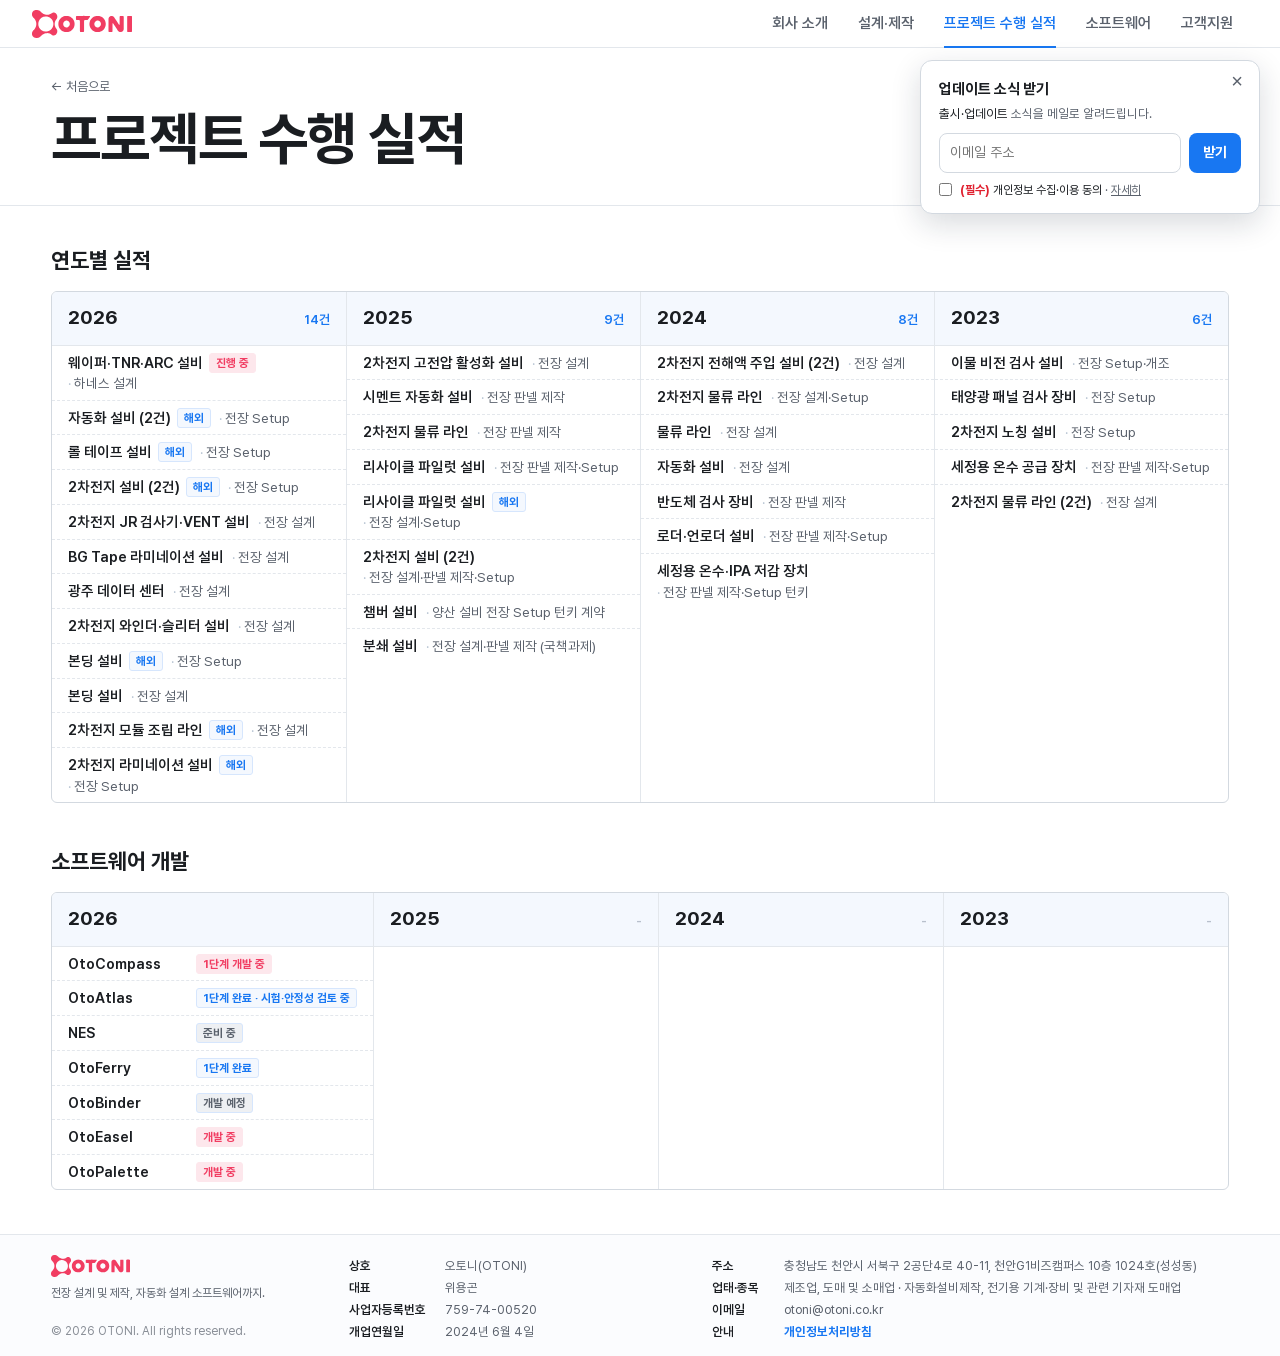
<file: build.html>
<!DOCTYPE html>
<html lang="ko">
<head>
<meta charset="utf-8">
<meta name="viewport" content="width=device-width, initial-scale=1">
<title>프로젝트 수행 실적 | OTONI</title>
<meta name="description" content="오토니(OTONI) — 디스플레이·반도체·2차전지 설비의 전장 설계 및 제작, 설계 통합 자동화 시스템 개발.">
<meta property="og:type" content="website">
<meta property="og:site_name" content="OTONI 오토니">
<meta property="og:title" content="프로젝트 수행 실적 | OTONI">
<meta property="og:description" content="오토니는 디스플레이·반도체·2차전지 설비의 전장 설계 및 제작을 하며, 설계의 품질·정확도·속도에 초점을 맞춘 설계 통합 자동화 시스템을 개발하고 있습니다.">
<meta property="og:url" content="https://otoni.co.kr/">
<meta property="og:image" content="https://otoni.co.kr/og.png">
<meta property="og:image:width" content="1200">
<meta property="og:image:height" content="630">
<meta name="twitter:card" content="summary_large_image">
<meta name="theme-color" content="#ffffff">
<link rel="canonical" href="https://otoni.co.kr/build.html">
<link rel="icon" href="mark.svg?v=1125a" type="image/svg+xml">
<link rel="stylesheet" href="style.css?v=1125a">
</head>
<body class="p-build">
<header class="hd">
  <div class="wrap hd-in">
    <a class="brand" href="index.html?v=1125a" aria-label="OTONI 홈"><img class="logo" src="logo_small.svg?v=1125a" alt="OTONI" width="143" height="40"></a>
    <nav class="nav">
      <a href="index.html?v=1125a#about" data-page="p-home">회사 소개</a>
      <a href="design.html?v=1125a" data-page="p-design">설계·제작</a>
      <a href="build.html?v=1125a" data-page="p-build">프로젝트 수행 실적</a>
      <a href="software.html?v=1125a" data-page="p-software">소프트웨어</a>
      <a href="contact.html?v=1125a" data-page="p-contact">고객지원</a>
    </nav>
  </div>
</header>
<main>
<section class="page-hd">
  <div class="wrap">
    <p class="crumb"><a href="index.html?v=1125a">← 처음으로</a></p>
    <h1>프로젝트 수행 실적</h1>
  </div>
</section><section class="sec detail">
  <div class="wrap">
<div class="recs-hd"><h3>연도별 실적</h3></div>
<div class="recs">
  <div class="yr"><h4>2026 <small>14건</small></h4><ul>
    <li><b>웨이퍼·TNR·ARC 설비<i class="tag ing">진행 중</i></b><span>하네스 설계</span></li>
    <li><b>자동화 설비 (2건)<i class="tag">해외</i></b><span>전장 Setup</span></li>
    <li><b>롤 테이프 설비<i class="tag">해외</i></b><span>전장 Setup</span></li>
    <li><b>2차전지 설비 (2건)<i class="tag">해외</i></b><span>전장 Setup</span></li>
    <li><b>2차전지 JR 검사기·VENT 설비</b><span>전장 설계</span></li>
    <li><b>BG Tape 라미네이션 설비</b><span>전장 설계</span></li>
    <li><b>광주 데이터 센터</b><span>전장 설계</span></li>
    <li><b>2차전지 와인더·슬리터 설비</b><span>전장 설계</span></li>
    <li><b>본딩 설비<i class="tag">해외</i></b><span>전장 Setup</span></li>
    <li><b>본딩 설비</b><span>전장 설계</span></li>
    <li><b>2차전지 모듈 조립 라인<i class="tag">해외</i></b><span>전장 설계</span></li>
    <li><b>2차전지 라미네이션 설비<i class="tag">해외</i></b><span>전장 Setup</span></li>
  </ul></div>
  <div class="yr"><h4>2025 <small>9건</small></h4><ul>
    <li><b>2차전지 고전압 활성화 설비</b><span>전장 설계</span></li>
    <li><b>시멘트 자동화 설비</b><span>전장 판넬 제작</span></li>
    <li><b>2차전지 물류 라인</b><span>전장 판넬 제작</span></li>
    <li><b>리사이클 파일럿 설비</b><span>전장 판넬 제작·Setup</span></li>
    <li><b>리사이클 파일럿 설비<i class="tag">해외</i></b><span>전장 설계·Setup</span></li>
    <li><b>2차전지 설비 (2건)</b><span>전장 설계·판넬 제작·Setup</span></li>
    <li><b>챔버 설비</b><span>양산 설비 전장 Setup 턴키 계약</span></li>
    <li><b>분쇄 설비</b><span>전장 설계·판넬 제작 (국책과제)</span></li>
  </ul></div>
  <div class="yr"><h4>2024 <small>8건</small></h4><ul>
    <li><b>2차전지 전해액 주입 설비 (2건)</b><span>전장 설계</span></li>
    <li><b>2차전지 물류 라인</b><span>전장 설계·Setup</span></li>
    <li><b>물류 라인</b><span>전장 설계</span></li>
    <li><b>자동화 설비</b><span>전장 설계</span></li>
    <li><b>반도체 검사 장비</b><span>전장 판넬 제작</span></li>
    <li><b>로더·언로더 설비</b><span>전장 판넬 제작·Setup</span></li>
    <li><b>세정용 온수·IPA 저감 장치</b><span>전장 판넬 제작·Setup 턴키</span></li>
  </ul></div>
  <div class="yr"><h4>2023 <small>6건</small></h4><ul>
    <li><b>이물 비전 검사 설비</b><span>전장 Setup·개조</span></li>
    <li><b>태양광 패널 검사 장비</b><span>전장 Setup</span></li>
    <li><b>2차전지 노칭 설비</b><span>전장 Setup</span></li>
    <li><b>세정용 온수 공급 장치</b><span>전장 판넬 제작·Setup</span></li>
    <li><b>2차전지 물류 라인 (2건)</b><span>전장 설계</span></li>
  </ul></div>
</div>
<div class="recs-hd sw-hd"><h3>소프트웨어 개발</h3></div>
<div class="recs sw">
  <div class="yr"><h4>2026</h4><ul>
    <li><b>OtoCompass<i class="tag ing">1단계 개발 중</i></b></li>
    <li><b>OtoAtlas<i class="tag done">1단계 완료 · 시험·안정성 검토 중</i></b></li>
    <li><b>NES<i class="tag prep">준비 중</i></b></li>
    <li><b>OtoFerry<i class="tag done">1단계 완료</i></b></li>
    <li><b>OtoBinder<i class="tag prep">개발 예정</i></b></li>
    <li><b>OtoEasel<i class="tag ing">개발 중</i></b></li>
    <li><b>OtoPalette<i class="tag ing">개발 중</i></b></li>
  </ul></div>
  <div class="yr"><h4>2025 <small>-</small></h4><ul></ul></div>
  <div class="yr"><h4>2024 <small>-</small></h4><ul></ul></div>
  <div class="yr"><h4>2023 <small>-</small></h4><ul></ul></div>
</div>  </div>
</section>

</main>
<footer class="ft">
  <div class="wrap ft-in">
    <div class="ft-brand">
      <a class="brand" href="index.html?v=1125a" aria-label="OTONI 홈"><img class="logo" src="logo.svg?v=1125a" alt="OTONI" width="143" height="40"></a>
      <p>전장 설계 및 제작, 자동화 설계 소프트웨어까지.</p><p class="copy">© 2026 OTONI. All rights reserved.</p>
    </div>
    <ul class="ft-info">
      <li><b>상호</b> 오토니(OTONI)</li>
      <li><b>대표</b> 위용곤</li>
      <li><b>사업자등록번호</b> 759-74-00520</li>
      <li><b>개업연월일</b> 2024년 6월 4일</li>
    </ul>
    <ul class="ft-info">
      <li><b>주소</b> 충청남도 천안시 서북구 2공단4로 40-11, 천안G1비즈캠퍼스 10층 1024호(성성동)</li>
      <li><b>업태·종목</b> 제조업, 도매 및 소매업 · 자동화설비제작, 전기용 기계·장비 및 관련 기자재 도매업</li>
      <li><b>이메일</b> <a href="mailto:otoni@otoni.co.kr">otoni@otoni.co.kr</a></li><li><b>안내</b> <a class="pp" href="privacy.html?v=1125a"><b>개인정보처리방침</b></a></li>
    </ul>
  </div>
</footer>
<script>
(function(){var nav=document.querySelectorAll('.nav a');var pg=document.body.className;
nav.forEach(function(a){if((a.dataset.page&&a.dataset.page===pg)||(a.dataset.pages&&a.dataset.pages.split(' ').indexOf(pg)>=0))a.classList.add('on');});
if(pg!=='p-home'||!('IntersectionObserver' in window))return;
var map={};nav.forEach(function(a){if(a.dataset.sec)map[a.dataset.sec]=a;});
var io=new IntersectionObserver(function(es){es.forEach(function(e){if(e.isIntersecting){nav.forEach(function(a){a.classList.remove('on');});var a=map[e.target.id];if(a)a.classList.add('on');}});},{rootMargin:'-45% 0px -50% 0px'});
Object.keys(map).forEach(function(id){var s=document.getElementById(id);if(s)io.observe(s);});})();
</script>

<aside class="news-box" id="newsBox" hidden aria-label="오토니 소식">
  <button type="button" class="sub-x" aria-label="닫기">×</button>
  <div class="nb-h"><span><b class="o">오토니</b> 소식</span></div>
  <ul>
    <li><time>2026.11</time><span>BricsCAD 개발 지원 확보<i class="nb-new">NEW</i></span></li>
    <li><time>2026.11</time><span>OtoCompass 1단계 개발 중</span></li>
    <li><time>2026.11</time><span>OtoAtlas 1단계 완료, 시험 중</span></li>
  </ul>
</aside>
<div class="sub-bar" id="subBar" hidden role="dialog" aria-label="업데이트 소식 받기">
  <button type="button" class="sub-x" aria-label="닫기">×</button>
  <b>업데이트 소식 받기</b>
  <span><strong>출시·업데이트</strong> 소식을 메일로 알려드립니다.</span>
  <form class="sub-form" novalidate>
    <div class="sub-row"><input type="email" name="email" placeholder="이메일 주소" autocomplete="email" required aria-label="이메일 주소"><button type="submit">받기</button></div>
    <label class="sub-ok"><input type="checkbox" name="agree"> <span class="ok-t"><em class="req">(필수)</em> 개인정보 수집·이용 동의</span> · <a href="privacy.html?v=1125a#subscribe">자세히</a></label>
    <p class="sub-msg" aria-live="polite"></p>
  </form>
</div>
<script src="sub_config.js?v=1125a"></script>
<script>

(function(){
var CFG=window.OTONI_SUB||{},SUB_URL=CFG.url||'',FIELD=CFG.field||'email';   
var K='otoni_sub',DAY=864e5;
function get(){try{return JSON.parse(localStorage.getItem(K)||'{}')}catch(e){return {}}}
function set(v){try{localStorage.setItem(K,JSON.stringify(v))}catch(e){}}
var bar=document.getElementById('subBar'),st=get();


var hideBar=(st.done||(st.x&&Date.now()-st.x<30*DAY))&&!document.querySelector('.p-home .hero-stats');

var hs=document.querySelector('.p-home .hero-stats');

function pin(){if(!bar)return;bar.dataset.right='';if(!hs){bar.style.position='';bar.style.top='';bar.style.left='';bar.style.right='';bar.style.bottom='';return;}var r=hs.getBoundingClientRect();

if(innerWidth<561){bar.style.position='absolute';bar.style.bottom='auto';bar.style.top=Math.round(r.bottom+scrollY+12)+'px';bar.style.left='12px';bar.style.right='12px';return;}
bar.style.bottom='';

var BW=bar.offsetWidth||340;
var na=document.querySelectorAll('.nav a'),nr=na.length?na[na.length-1].getBoundingClientRect().right:document.documentElement.clientWidth-48,lx=Math.round(nr-BW);
if(lx>=r.right+24){bar.dataset.right='1';bar.style.position='absolute';bar.style.right='auto';bar.style.top=Math.round(r.top+scrollY)+'px';bar.style.left=Math.round(lx+scrollX)+'px';return;}
bar.style.position='absolute';bar.style.top=Math.round(r.bottom+scrollY+8)+'px';bar.style.right='auto';bar.style.left=Math.round(r.right+scrollX-BW)+'px';}

var nb=document.getElementById('newsBox'),nbOff=false;
function pinNews(){if(!nb)return;if(nbOff||!bar||!hs||!bar.style.top){nb.hidden=true;return;}nb.hidden=false;nb.style.left=bar.style.left;nb.style.right=bar.style.right;var t=parseFloat(bar.style.top)||0;nb.style.top=Math.round(bar.hidden?t:t+bar.offsetHeight+10)+'px';}
if(nb)nb.querySelector('.sub-x').onclick=function(){nbOff=true;nb.hidden=true;};
var pin0=pin;pin=function(){pin0();pinNews();};
if(bar&&hs&&window.ResizeObserver)new ResizeObserver(pinNews).observe(bar);
if(bar&&hs)bar.classList.add('blinkB');   
if(bar&&!hideBar&&hs){addEventListener('resize',pin);if(document.fonts)document.fonts.ready.then(pin);}
if(bar&&!hideBar){var on=function(){if(hs){bar.hidden=false;pin();requestAnimationFrame(function(){bar.classList.add('show')});removeEventListener('scroll',on);return;}var lim=Math.min(400,(document.documentElement.scrollHeight-innerHeight)*0.3);if(scrollY>lim){bar.hidden=false;requestAnimationFrame(function(){bar.classList.add('show')});removeEventListener('scroll',on)}};addEventListener('scroll',on,{passive:true});on();
  bar.querySelector('.sub-x').onclick=function(){set({x:Date.now()});bar.classList.remove('show');setTimeout(function(){bar.hidden=true;pinNews();},250)};}
document.querySelectorAll('.sub-open').forEach(function(b){b.onclick=function(){var f=b.closest('.sale-row,.inv-sale').querySelector('.sub-form');f.hidden=!f.hidden;b.setAttribute('aria-expanded',!f.hidden);if(!f.hidden)f.email.focus();};});

document.querySelectorAll('.sub-form').forEach(function(f){f.agree.addEventListener('change',function(){if(f.agree.checked){f.querySelector('.sub-ok').classList.remove('need');var m=f.querySelector('.sub-msg');if(m.classList.contains('bad')){m.textContent='';m.className='sub-msg';m.style.paddingLeft='';}}});});
document.querySelectorAll('.sub-form').forEach(function(f){f.onsubmit=function(e){e.preventDefault();var m=f.querySelector('.sub-msg'),em=f.email.value.trim();
  m.className='sub-msg';m.style.paddingLeft='';
  
  if(!/^[^\s@]+@[^\s@]+\.[^\s@]+$/.test(em)){m.textContent='* 이메일 주소를 확인해 주세요.';m.classList.add('bad');var ot=f.querySelector('.ok-t');if(ot)m.style.paddingLeft=Math.max(0,Math.round(ot.getBoundingClientRect().left-m.getBoundingClientRect().left))+'px';return}
  if(!f.agree.checked){m.textContent='';var ok=f.querySelector('.sub-ok');ok.classList.remove('need');void ok.offsetWidth;ok.classList.add('need');return}
  if(!SUB_URL){m.textContent='소식 받기는 곧 열립니다. 잠시 뒤 다시 들러 주세요.';return}
  
  var btn=f.querySelector('button[type=submit]');btn.disabled=true;m.textContent='';
  var body=new URLSearchParams();body.append(FIELD,em);
  fetch(SUB_URL,{method:'POST',mode:'no-cors',body:body}).then(function(){
    set({done:1});m.textContent='✓ 신청되었습니다.';m.classList.add('good');f.email.value='';f.agree.checked=false;
    if(bar&&!bar.hidden)setTimeout(function(){bar.classList.remove('show');setTimeout(function(){bar.hidden=true},250)},2500);
  },function(){m.textContent='잠시 후 다시 시도해 주세요.';m.classList.add('bad');}).then(function(){btn.disabled=false;});};});
})();
</script>
</body>
</html>
</file>
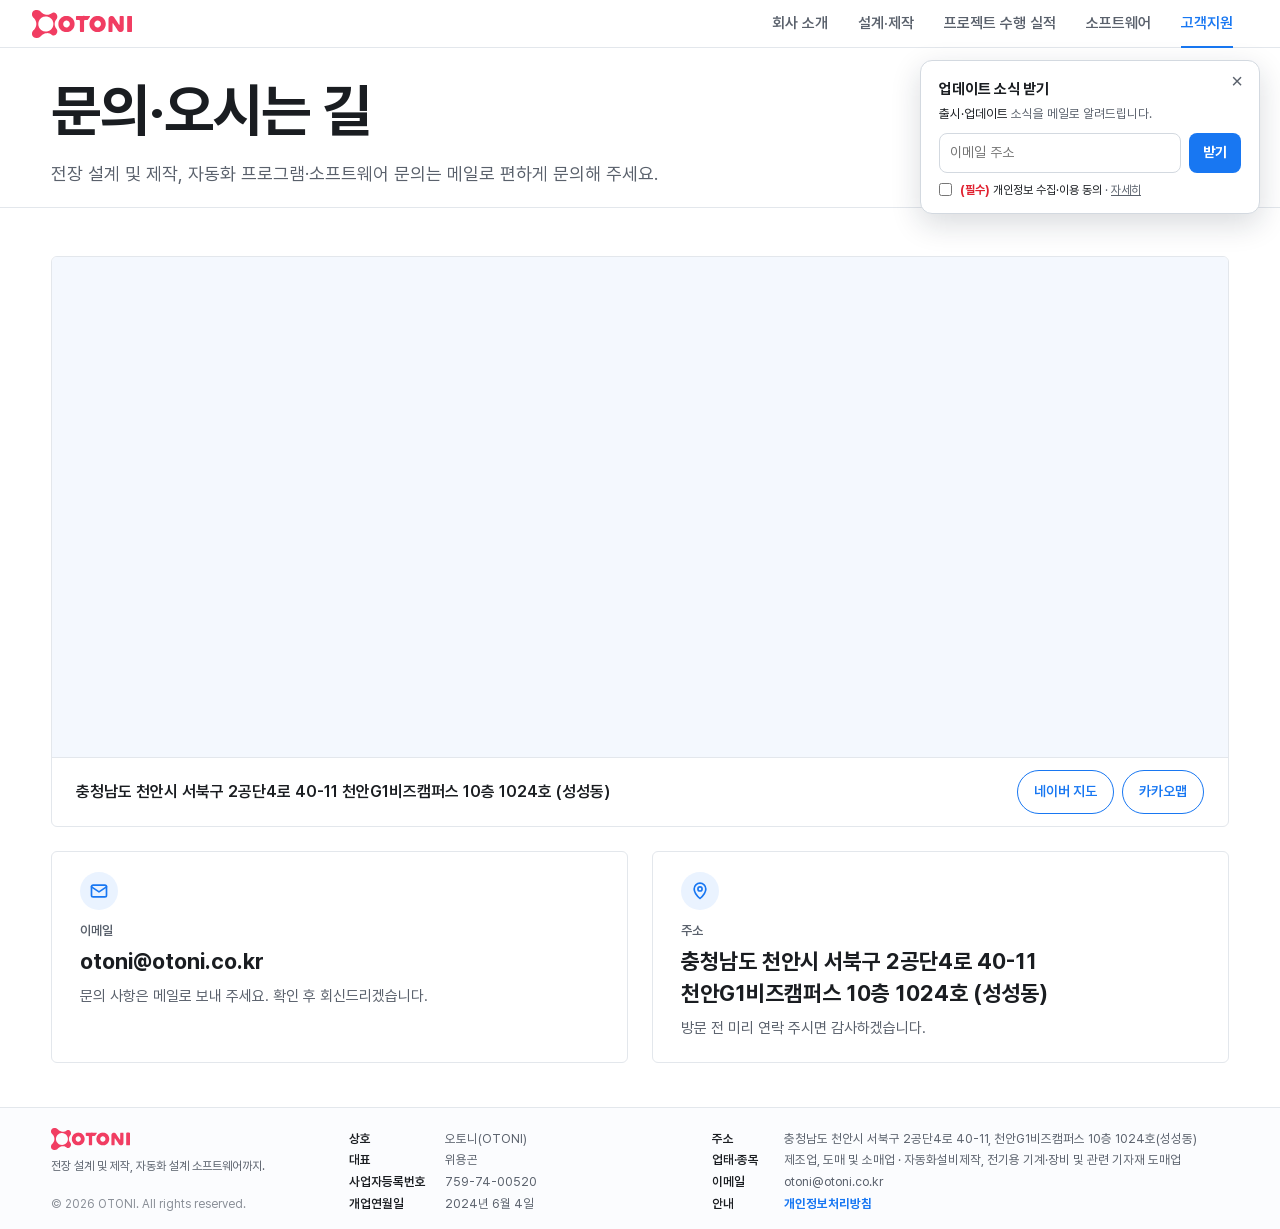
<file: contact.html>
<!DOCTYPE html>
<html lang="ko">
<head>
<meta charset="utf-8">
<meta name="viewport" content="width=device-width, initial-scale=1">
<title>고객지원 | OTONI</title>
<meta name="description" content="오토니(OTONI) — 디스플레이·반도체·2차전지 설비의 전장 설계 및 제작, 설계 통합 자동화 시스템 개발.">
<meta property="og:type" content="website">
<meta property="og:site_name" content="OTONI 오토니">
<meta property="og:title" content="고객지원 | OTONI">
<meta property="og:description" content="오토니는 디스플레이·반도체·2차전지 설비의 전장 설계 및 제작을 하며, 설계의 품질·정확도·속도에 초점을 맞춘 설계 통합 자동화 시스템을 개발하고 있습니다.">
<meta property="og:url" content="https://otoni.co.kr/">
<meta property="og:image" content="https://otoni.co.kr/og.png">
<meta property="og:image:width" content="1200">
<meta property="og:image:height" content="630">
<meta name="twitter:card" content="summary_large_image">
<meta name="theme-color" content="#ffffff">
<link rel="canonical" href="https://otoni.co.kr/contact.html">
<link rel="icon" href="mark.svg?v=1125a" type="image/svg+xml">
<link rel="stylesheet" href="style.css?v=1125a">
</head>
<body class="p-contact">
<header class="hd">
  <div class="wrap hd-in">
    <a class="brand" href="index.html?v=1125a" aria-label="OTONI 홈"><img class="logo" src="logo_small.svg?v=1125a" alt="OTONI" width="143" height="40"></a>
    <nav class="nav">
      <a href="index.html?v=1125a#about" data-page="p-home">회사 소개</a>
      <a href="design.html?v=1125a" data-page="p-design">설계·제작</a>
      <a href="build.html?v=1125a" data-page="p-build">프로젝트 수행 실적</a>
      <a href="software.html?v=1125a" data-page="p-software">소프트웨어</a>
      <a href="contact.html?v=1125a" data-page="p-contact">고객지원</a>
    </nav>
  </div>
</header>
<main>
<section class="page-hd">
  <div class="wrap">
    <h1>문의·오시는 길</h1>
    <p class="lead">전장 설계 및 제작, 자동화 프로그램·소프트웨어 문의는 메일로 편하게 문의해 주세요.</p>
  </div>
</section>
<section class="sec contact">
  <div class="wrap">
    <div class="map-box">
      <iframe class="map-frame" title="오토니 위치 지도" src="https://maps.google.com/maps?q=%EC%B2%9C%EC%95%88G1%EB%B9%84%EC%A6%88%EC%BA%A0%ED%8D%BC%EC%8A%A4%20%EC%B6%A9%EC%B2%AD%EB%82%A8%EB%8F%84%20%EC%B2%9C%EC%95%88%EC%8B%9C%20%EC%84%9C%EB%B6%81%EA%B5%AC%202%EA%B3%B5%EB%8B%A84%EB%A1%9C%2040-11&amp;hl=ko&amp;z=16&amp;output=embed" loading="lazy" referrerpolicy="no-referrer-when-downgrade" allowfullscreen></iframe>
      <div class="map-bar">
        <div class="map-addr">충청남도 천안시 서북구 2공단4로 40-11 천안G1비즈캠퍼스 10층 1024호 (성성동)</div>
        <div class="map-btns"><a href="https://map.naver.com/p/search/%EC%B2%9C%EC%95%88G1%EB%B9%84%EC%A6%88%EC%BA%A0%ED%8D%BC%EC%8A%A4%20%EC%B6%A9%EC%B2%AD%EB%82%A8%EB%8F%84%20%EC%B2%9C%EC%95%88%EC%8B%9C%20%EC%84%9C%EB%B6%81%EA%B5%AC%202%EA%B3%B5%EB%8B%A84%EB%A1%9C%2040-11" target="_blank" rel="noopener">네이버 지도</a><a href="https://map.kakao.com/?q=%EC%B2%9C%EC%95%88G1%EB%B9%84%EC%A6%88%EC%BA%A0%ED%8D%BC%EC%8A%A4%20%EC%B6%A9%EC%B2%AD%EB%82%A8%EB%8F%84%20%EC%B2%9C%EC%95%88%EC%8B%9C%20%EC%84%9C%EB%B6%81%EA%B5%AC%202%EA%B3%B5%EB%8B%A84%EB%A1%9C%2040-11" target="_blank" rel="noopener">카카오맵</a></div>
      </div>
    </div>
    <div class="contact-grid">
      <a class="cbox cc" href="mailto:otoni@otoni.co.kr">
        <span class="ci"><svg viewBox="0 0 24 24" fill="none" stroke="currentColor" stroke-width="2" stroke-linecap="round" stroke-linejoin="round" aria-hidden="true"><rect x="3" y="5" width="18" height="14" rx="2"/><path d="M3 7l9 6 9-6"/></svg></span><em>이메일</em><strong>otoni@otoni.co.kr</strong><span>문의 사항은 메일로 보내 주세요. 확인 후 회신드리겠습니다.</span>
      </a>
      <div class="cbox cc">
        <span class="ci"><svg viewBox="0 0 24 24" fill="none" stroke="currentColor" stroke-width="2" stroke-linecap="round" stroke-linejoin="round" aria-hidden="true"><path d="M12 21s-7-6.2-7-11.5a7 7 0 0 1 14 0C19 14.8 12 21 12 21z"/><circle cx="12" cy="9.5" r="2.5"/></svg></span><em>주소</em><strong>충청남도 천안시 서북구 <span class="nw">2공단4로 40-11</span><br>천안G1비즈캠퍼스 10층 1024호 (성성동)</strong>
        <span>방문 전 미리 연락 주시면 감사하겠습니다.</span>
      </div>
    </div>
  </div>
</section>
</main>
<footer class="ft">
  <div class="wrap ft-in">
    <div class="ft-brand">
      <a class="brand" href="index.html?v=1125a" aria-label="OTONI 홈"><img class="logo" src="logo.svg?v=1125a" alt="OTONI" width="143" height="40"></a>
      <p>전장 설계 및 제작, 자동화 설계 소프트웨어까지.</p><p class="copy">© 2026 OTONI. All rights reserved.</p>
    </div>
    <ul class="ft-info">
      <li><b>상호</b> 오토니(OTONI)</li>
      <li><b>대표</b> 위용곤</li>
      <li><b>사업자등록번호</b> 759-74-00520</li>
      <li><b>개업연월일</b> 2024년 6월 4일</li>
    </ul>
    <ul class="ft-info">
      <li><b>주소</b> 충청남도 천안시 서북구 2공단4로 40-11, 천안G1비즈캠퍼스 10층 1024호(성성동)</li>
      <li><b>업태·종목</b> 제조업, 도매 및 소매업 · 자동화설비제작, 전기용 기계·장비 및 관련 기자재 도매업</li>
      <li><b>이메일</b> <a href="mailto:otoni@otoni.co.kr">otoni@otoni.co.kr</a></li><li><b>안내</b> <a class="pp" href="privacy.html?v=1125a"><b>개인정보처리방침</b></a></li>
    </ul>
  </div>
</footer>
<script>
(function(){var nav=document.querySelectorAll('.nav a');var pg=document.body.className;
nav.forEach(function(a){if((a.dataset.page&&a.dataset.page===pg)||(a.dataset.pages&&a.dataset.pages.split(' ').indexOf(pg)>=0))a.classList.add('on');});
if(pg!=='p-home'||!('IntersectionObserver' in window))return;
var map={};nav.forEach(function(a){if(a.dataset.sec)map[a.dataset.sec]=a;});
var io=new IntersectionObserver(function(es){es.forEach(function(e){if(e.isIntersecting){nav.forEach(function(a){a.classList.remove('on');});var a=map[e.target.id];if(a)a.classList.add('on');}});},{rootMargin:'-45% 0px -50% 0px'});
Object.keys(map).forEach(function(id){var s=document.getElementById(id);if(s)io.observe(s);});})();
</script>

<aside class="news-box" id="newsBox" hidden aria-label="오토니 소식">
  <button type="button" class="sub-x" aria-label="닫기">×</button>
  <div class="nb-h"><span><b class="o">오토니</b> 소식</span></div>
  <ul>
    <li><time>2026.11</time><span>BricsCAD 개발 지원 확보<i class="nb-new">NEW</i></span></li>
    <li><time>2026.11</time><span>OtoCompass 1단계 개발 중</span></li>
    <li><time>2026.11</time><span>OtoAtlas 1단계 완료, 시험 중</span></li>
  </ul>
</aside>
<div class="sub-bar" id="subBar" hidden role="dialog" aria-label="업데이트 소식 받기">
  <button type="button" class="sub-x" aria-label="닫기">×</button>
  <b>업데이트 소식 받기</b>
  <span><strong>출시·업데이트</strong> 소식을 메일로 알려드립니다.</span>
  <form class="sub-form" novalidate>
    <div class="sub-row"><input type="email" name="email" placeholder="이메일 주소" autocomplete="email" required aria-label="이메일 주소"><button type="submit">받기</button></div>
    <label class="sub-ok"><input type="checkbox" name="agree"> <span class="ok-t"><em class="req">(필수)</em> 개인정보 수집·이용 동의</span> · <a href="privacy.html?v=1125a#subscribe">자세히</a></label>
    <p class="sub-msg" aria-live="polite"></p>
  </form>
</div>
<script src="sub_config.js?v=1125a"></script>
<script>

(function(){
var CFG=window.OTONI_SUB||{},SUB_URL=CFG.url||'',FIELD=CFG.field||'email';   
var K='otoni_sub',DAY=864e5;
function get(){try{return JSON.parse(localStorage.getItem(K)||'{}')}catch(e){return {}}}
function set(v){try{localStorage.setItem(K,JSON.stringify(v))}catch(e){}}
var bar=document.getElementById('subBar'),st=get();


var hideBar=(st.done||(st.x&&Date.now()-st.x<30*DAY))&&!document.querySelector('.p-home .hero-stats');

var hs=document.querySelector('.p-home .hero-stats');

function pin(){if(!bar)return;bar.dataset.right='';if(!hs){bar.style.position='';bar.style.top='';bar.style.left='';bar.style.right='';bar.style.bottom='';return;}var r=hs.getBoundingClientRect();

if(innerWidth<561){bar.style.position='absolute';bar.style.bottom='auto';bar.style.top=Math.round(r.bottom+scrollY+12)+'px';bar.style.left='12px';bar.style.right='12px';return;}
bar.style.bottom='';

var BW=bar.offsetWidth||340;
var na=document.querySelectorAll('.nav a'),nr=na.length?na[na.length-1].getBoundingClientRect().right:document.documentElement.clientWidth-48,lx=Math.round(nr-BW);
if(lx>=r.right+24){bar.dataset.right='1';bar.style.position='absolute';bar.style.right='auto';bar.style.top=Math.round(r.top+scrollY)+'px';bar.style.left=Math.round(lx+scrollX)+'px';return;}
bar.style.position='absolute';bar.style.top=Math.round(r.bottom+scrollY+8)+'px';bar.style.right='auto';bar.style.left=Math.round(r.right+scrollX-BW)+'px';}

var nb=document.getElementById('newsBox'),nbOff=false;
function pinNews(){if(!nb)return;if(nbOff||!bar||!hs||!bar.style.top){nb.hidden=true;return;}nb.hidden=false;nb.style.left=bar.style.left;nb.style.right=bar.style.right;var t=parseFloat(bar.style.top)||0;nb.style.top=Math.round(bar.hidden?t:t+bar.offsetHeight+10)+'px';}
if(nb)nb.querySelector('.sub-x').onclick=function(){nbOff=true;nb.hidden=true;};
var pin0=pin;pin=function(){pin0();pinNews();};
if(bar&&hs&&window.ResizeObserver)new ResizeObserver(pinNews).observe(bar);
if(bar&&hs)bar.classList.add('blinkB');   
if(bar&&!hideBar&&hs){addEventListener('resize',pin);if(document.fonts)document.fonts.ready.then(pin);}
if(bar&&!hideBar){var on=function(){if(hs){bar.hidden=false;pin();requestAnimationFrame(function(){bar.classList.add('show')});removeEventListener('scroll',on);return;}var lim=Math.min(400,(document.documentElement.scrollHeight-innerHeight)*0.3);if(scrollY>lim){bar.hidden=false;requestAnimationFrame(function(){bar.classList.add('show')});removeEventListener('scroll',on)}};addEventListener('scroll',on,{passive:true});on();
  bar.querySelector('.sub-x').onclick=function(){set({x:Date.now()});bar.classList.remove('show');setTimeout(function(){bar.hidden=true;pinNews();},250)};}
document.querySelectorAll('.sub-open').forEach(function(b){b.onclick=function(){var f=b.closest('.sale-row,.inv-sale').querySelector('.sub-form');f.hidden=!f.hidden;b.setAttribute('aria-expanded',!f.hidden);if(!f.hidden)f.email.focus();};});

document.querySelectorAll('.sub-form').forEach(function(f){f.agree.addEventListener('change',function(){if(f.agree.checked){f.querySelector('.sub-ok').classList.remove('need');var m=f.querySelector('.sub-msg');if(m.classList.contains('bad')){m.textContent='';m.className='sub-msg';m.style.paddingLeft='';}}});});
document.querySelectorAll('.sub-form').forEach(function(f){f.onsubmit=function(e){e.preventDefault();var m=f.querySelector('.sub-msg'),em=f.email.value.trim();
  m.className='sub-msg';m.style.paddingLeft='';
  
  if(!/^[^\s@]+@[^\s@]+\.[^\s@]+$/.test(em)){m.textContent='* 이메일 주소를 확인해 주세요.';m.classList.add('bad');var ot=f.querySelector('.ok-t');if(ot)m.style.paddingLeft=Math.max(0,Math.round(ot.getBoundingClientRect().left-m.getBoundingClientRect().left))+'px';return}
  if(!f.agree.checked){m.textContent='';var ok=f.querySelector('.sub-ok');ok.classList.remove('need');void ok.offsetWidth;ok.classList.add('need');return}
  if(!SUB_URL){m.textContent='소식 받기는 곧 열립니다. 잠시 뒤 다시 들러 주세요.';return}
  
  var btn=f.querySelector('button[type=submit]');btn.disabled=true;m.textContent='';
  var body=new URLSearchParams();body.append(FIELD,em);
  fetch(SUB_URL,{method:'POST',mode:'no-cors',body:body}).then(function(){
    set({done:1});m.textContent='✓ 신청되었습니다.';m.classList.add('good');f.email.value='';f.agree.checked=false;
    if(bar&&!bar.hidden)setTimeout(function(){bar.classList.remove('show');setTimeout(function(){bar.hidden=true},250)},2500);
  },function(){m.textContent='잠시 후 다시 시도해 주세요.';m.classList.add('bad');}).then(function(){btn.disabled=false;});};});
})();
</script>
</body>
</html>
</file>
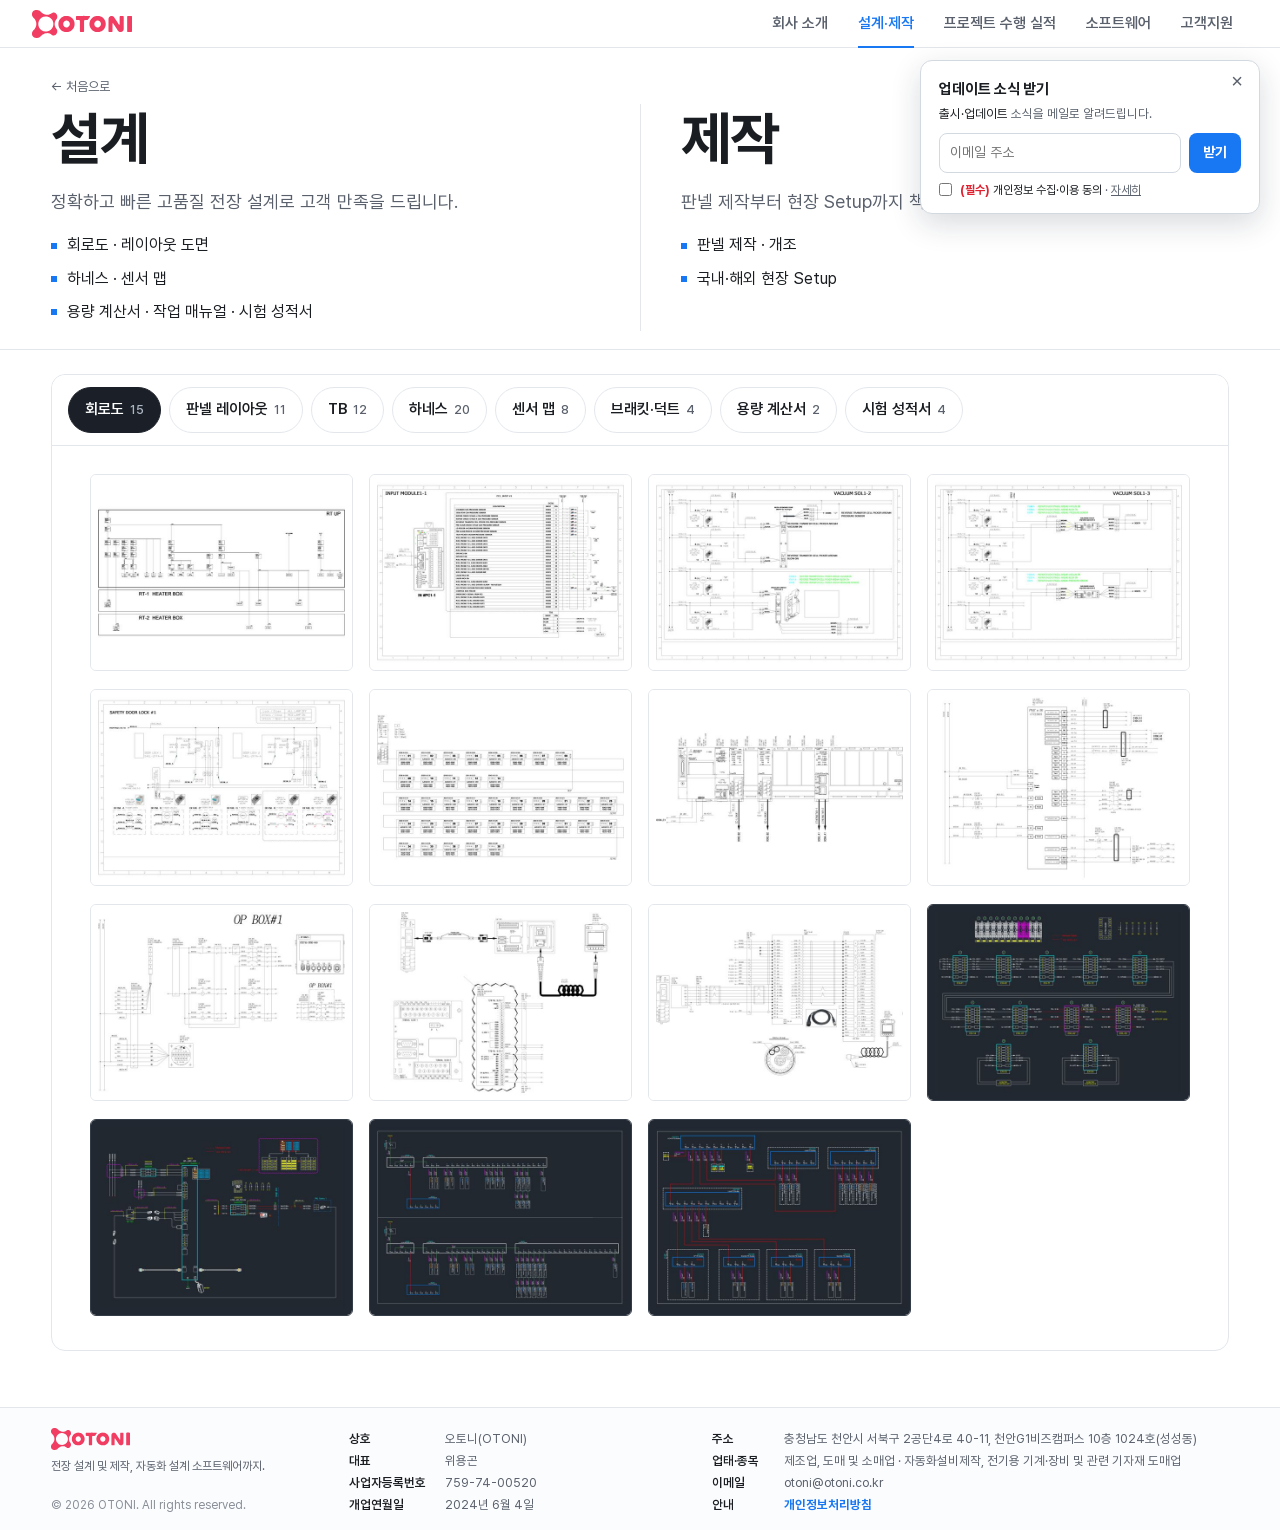
<file: design.html>
<!DOCTYPE html>
<html lang="ko">
<head>
<meta charset="utf-8">
<meta name="viewport" content="width=device-width, initial-scale=1">
<title>설계·제작 | OTONI</title>
<meta name="description" content="오토니(OTONI) — 디스플레이·반도체·2차전지 설비의 전장 설계 및 제작, 설계 통합 자동화 시스템 개발.">
<meta property="og:type" content="website">
<meta property="og:site_name" content="OTONI 오토니">
<meta property="og:title" content="설계·제작 | OTONI">
<meta property="og:description" content="오토니는 디스플레이·반도체·2차전지 설비의 전장 설계 및 제작을 하며, 설계의 품질·정확도·속도에 초점을 맞춘 설계 통합 자동화 시스템을 개발하고 있습니다.">
<meta property="og:url" content="https://otoni.co.kr/">
<meta property="og:image" content="https://otoni.co.kr/og.png">
<meta property="og:image:width" content="1200">
<meta property="og:image:height" content="630">
<meta name="twitter:card" content="summary_large_image">
<meta name="theme-color" content="#ffffff">
<link rel="canonical" href="https://otoni.co.kr/design.html">
<link rel="icon" href="mark.svg?v=1125a" type="image/svg+xml">
<link rel="stylesheet" href="style.css?v=1125a">
</head>
<body class="p-design">
<header class="hd">
  <div class="wrap hd-in">
    <a class="brand" href="index.html?v=1125a" aria-label="OTONI 홈"><img class="logo" src="logo_small.svg?v=1125a" alt="OTONI" width="143" height="40"></a>
    <nav class="nav">
      <a href="index.html?v=1125a#about" data-page="p-home">회사 소개</a>
      <a href="design.html?v=1125a" data-page="p-design">설계·제작</a>
      <a href="build.html?v=1125a" data-page="p-build">프로젝트 수행 실적</a>
      <a href="software.html?v=1125a" data-page="p-software">소프트웨어</a>
      <a href="contact.html?v=1125a" data-page="p-contact">고객지원</a>
    </nav>
  </div>
</header>
<main>
<link rel="stylesheet" href="design.css?v=1125a">
<section class="page-hd">
  <div class="wrap">
    <p class="crumb"><a href="index.html?v=1125a">← 처음으로</a></p>
    <div class="hd2">
      <div class="hd2-c">
        <h1>설계</h1>
        <p class="lead">정확하고 빠른 고품질 전장 설계로 고객 만족을 드립니다.</p>
        <ul class="detail-list">
          <li>회로도 · 레이아웃 도면</li>
          <li>하네스 · 센서 맵</li>
          <li>용량 계산서 · 작업 매뉴얼 · 시험 성적서</li>
        </ul>
      </div>
      <div class="hd2-c">
        <h1>제작</h1>
        <p class="lead">판넬 제작부터 현장 Setup까지 책임지고 완수합니다.</p>
        <ul class="detail-list">
          <li>판넬 제작 · 개조</li>
          <li>국내·해외 현장 Setup</li>
        </ul>
      </div>
    </div>
  </div>
</section>
<section class="dws" id="drawings" aria-label="설계 도면">
  <div class="wrap">
    <div class="dw-box">
    <div class="dw-tabs" role="tablist" aria-label="도면 종류">
      <a class="dw-tab" role="tab" href="#circuit" data-k="circuit">회로도<em>15</em></a>
      <a class="dw-tab" role="tab" href="#layout" data-k="layout">판넬 레이아웃<em>11</em></a>
      <a class="dw-tab" role="tab" href="#terminal" data-k="terminal">TB<em>12</em></a>
      <a class="dw-tab" role="tab" href="#harness" data-k="harness">하네스<em>20</em></a>
      <a class="dw-tab" role="tab" href="#sensor" data-k="sensor">센서 맵<em>8</em></a>
      <a class="dw-tab" role="tab" href="#bracket" data-k="bracket">브래킷·덕트<em>4</em></a>
      <a class="dw-tab" role="tab" href="#load" data-k="load">용량 계산서<em>2</em></a>
      <a class="dw-tab" role="tab" href="#test" data-k="test">시험 성적서<em>4</em></a>
    </div>
    <div class="dw" id="p-layout" role="tabpanel" aria-label="판넬 레이아웃">
      <button data-full="d_s23_1.jpg?v=1118b"><img src="d_s23_1_s.jpg?v=1118b" alt="판넬 레이아웃 - 메인" loading="lazy" width="600" height="450"></button>
      <button data-full="d_s23_2.jpg?v=1118b"><img src="d_s23_2_s.jpg?v=1118b" alt="판넬 레이아웃 - 서브" loading="lazy" width="600" height="450"></button>
      <button data-full="d_s24_1.jpg?v=1118b"><img src="d_s24_1_s.jpg?v=1118b" alt="판넬 레이아웃 - 서보" loading="lazy" width="600" height="450"></button>
      <button data-full="d_s24_2.jpg?v=1118b"><img src="d_s24_2_s.jpg?v=1118b" alt="판넬 레이아웃 - 전원" loading="lazy" width="600" height="450"></button>
      <button data-full="d_s25_1.jpg?v=1118b"><img src="d_s25_1_s.jpg?v=1118b" alt="인버터 판넬 레이아웃" loading="lazy" width="600" height="450"></button>
      <button data-full="d_s25_2.jpg?v=1118b"><img src="d_s25_2_s.jpg?v=1118b" alt="조작 박스 앞·안" loading="lazy" width="600" height="450"></button>
      <button data-full="d_s26_1.jpg?v=1118b"><img src="d_s26_1_s.jpg?v=1118b" alt="UPS 박스 레이아웃" loading="lazy" width="600" height="450"></button>
      <button data-full="d_s26_2.jpg?v=1118b"><img src="d_s26_2_s.jpg?v=1118b" alt="세로형 판넬 레이아웃" loading="lazy" width="600" height="450"></button>
      <button data-full="d_s26_3.jpg?v=1118b"><img src="d_s26_3_s.jpg?v=1118b" alt="측면 판넬 레이아웃" loading="lazy" width="600" height="450"></button>
      <button data-full="d_s27_1.jpg?v=1118b"><img src="d_s27_1_s.jpg?v=1118b" alt="커넥터 판 배치" loading="lazy" width="600" height="450"></button>
      <button data-full="d_s27_2.jpg?v=1118b"><img src="d_s27_2_s.jpg?v=1118b" alt="커넥터 판 - 메인·서브" loading="lazy" width="600" height="450"></button>
    </div>
    <div class="dw" id="p-circuit" role="tabpanel" aria-label="회로도">
      <button data-full="d_s28_1.jpg?v=1118b"><img src="d_s28_1_s.jpg?v=1118b" alt="히터 박스 통신 계통도" loading="lazy" width="600" height="450"></button>
      <button data-full="d_s29_1.jpg?v=1118b"><img src="d_s29_1_s.jpg?v=1118b" alt="입력 모듈 회로도" loading="lazy" width="600" height="450"></button>
      <button data-full="d_s29_2.jpg?v=1118b"><img src="d_s29_2_s.jpg?v=1118b" alt="진공 솔레노이드 회로도" loading="lazy" width="600" height="450"></button>
      <button data-full="d_s30_1.jpg?v=1118b"><img src="d_s30_1_s.jpg?v=1118b" alt="솔레노이드 밸브 회로도" loading="lazy" width="600" height="450"></button>
      <button data-full="d_s30_2.jpg?v=1118b"><img src="d_s30_2_s.jpg?v=1118b" alt="안전 도어 잠금 회로도" loading="lazy" width="600" height="450"></button>
      <button data-full="d_s32_1.jpg?v=1118b"><img src="d_s32_1_s.jpg?v=1118b" alt="릴레이 보드 배치" loading="lazy" width="600" height="450"></button>
      <button data-full="d_s32_2.jpg?v=1118b"><img src="d_s32_2_s.jpg?v=1118b" alt="PLC 구성도" loading="lazy" width="600" height="450"></button>
      <button data-full="d_s33_1.jpg?v=1118b"><img src="d_s33_1_s.jpg?v=1118b" alt="안전 릴레이 회로도" loading="lazy" width="600" height="450"></button>
      <button data-full="d_s33_2.jpg?v=1118b"><img src="d_s33_2_s.jpg?v=1118b" alt="조작 박스 회로도" loading="lazy" width="600" height="450"></button>
      <button data-full="d_s34_1.jpg?v=1118b"><img src="d_s34_1_s.jpg?v=1118b" alt="티칭 펜던트 연결도" loading="lazy" width="600" height="450"></button>
      <button data-full="d_s34_2.jpg?v=1118b"><img src="d_s34_2_s.jpg?v=1118b" alt="티칭 펜던트 결선도" loading="lazy" width="600" height="450"></button>
      <button class="dk" data-full="d_s35_1.jpg?v=1118b"><img src="d_s35_1_s.jpg?v=1118b" alt="안전 회로 단자 연결도" loading="lazy" width="600" height="450"></button>
      <button class="dk" data-full="d_s35_2.jpg?v=1118b"><img src="d_s35_2_s.jpg?v=1118b" alt="배터리 전원 회로도" loading="lazy" width="600" height="450"></button>
      <button class="dk" data-full="d_s36_1.jpg?v=1118b"><img src="d_s36_1_s.jpg?v=1118b" alt="접지 바 계통도" loading="lazy" width="600" height="450"></button>
      <button class="dk" data-full="d_s36_2.jpg?v=1118b"><img src="d_s36_2_s.jpg?v=1118b" alt="접지 바 계통도 2" loading="lazy" width="600" height="450"></button>
    </div>
    <div class="dw" id="p-terminal" role="tabpanel" aria-label="TB">
      <button class="dk" data-full="d_s48_1.jpg?v=1118b"><img src="d_s48_1_s.jpg?v=1118b" alt="단자대 작업도 - 전원" loading="lazy" width="600" height="450"></button>
      <button class="dk" data-full="d_s48_2.jpg?v=1118b"><img src="d_s48_2_s.jpg?v=1118b" alt="단자대 작업도 - 긴 줄" loading="lazy" width="600" height="450"></button>
      <button class="dk" data-full="d_s48_3.jpg?v=1118b"><img src="d_s48_3_s.jpg?v=1118b" alt="차단기 TB" loading="lazy" width="600" height="450"></button>
      <button class="dk" data-full="d_s48_4.jpg?v=1118b"><img src="d_s48_4_s.jpg?v=1118b" alt="모터 TB" loading="lazy" width="600" height="450"></button>
      <button class="dk" data-full="d_s49_1.jpg?v=1118b"><img src="d_s49_1_s.jpg?v=1118b" alt="입출력 TB" loading="lazy" width="600" height="450"></button>
      <button class="dk" data-full="d_s49_2.jpg?v=1118b"><img src="d_s49_2_s.jpg?v=1118b" alt="전원 TB" loading="lazy" width="600" height="450"></button>
      <button class="dk" data-full="d_s50_1.jpg?v=1118b"><img src="d_s50_1_s.jpg?v=1118b" alt="센서 TB" loading="lazy" width="600" height="450"></button>
      <button class="dk" data-full="d_s50_2.jpg?v=1118b"><img src="d_s50_2_s.jpg?v=1118b" alt="전원 박스 TB" loading="lazy" width="600" height="450"></button>
      <button class="dk" data-full="d_s50_3.jpg?v=1118b"><img src="d_s50_3_s.jpg?v=1118b" alt="로컬 TB" loading="lazy" width="600" height="450"></button>
      <button class="dk" data-full="d_s51_1.jpg?v=1118b"><img src="d_s51_1_s.jpg?v=1118b" alt="메인 단자대 전체" loading="lazy" width="600" height="450"></button>
      <button class="dk" data-full="d_s51_2.jpg?v=1118b"><img src="d_s51_2_s.jpg?v=1118b" alt="분전 단자대" loading="lazy" width="600" height="450"></button>
      <button class="dk" data-full="d_s51_3.jpg?v=1118b"><img src="d_s51_3_s.jpg?v=1118b" alt="조작반 단자대" loading="lazy" width="600" height="450"></button>
    </div>
    <div class="dw" id="p-harness" role="tabpanel" aria-label="하네스">
      <button data-full="d_s11_1.jpg?v=1118b"><img src="d_s11_1_s.jpg?v=1118b" alt="모터 전원 케이블 결선표" loading="lazy" width="600" height="450"></button>
      <button data-full="d_s11_2.jpg?v=1118b"><img src="d_s11_2_s.jpg?v=1118b" alt="엔코더 케이블 결선표" loading="lazy" width="600" height="450"></button>
      <button data-full="d_s12_1.jpg?v=1118b"><img src="d_s12_1_s.jpg?v=1118b" alt="센서·실린더 케이블 결선표" loading="lazy" width="600" height="450"></button>
      <button data-full="d_s12_2.jpg?v=1118b"><img src="d_s12_2_s.jpg?v=1118b" alt="모터 케이블 단자 목록" loading="lazy" width="600" height="450"></button>
      <button data-full="d_s13_1.jpg?v=1118b"><img src="d_s13_1_s.jpg?v=1118b" alt="하네스 케이블 참고도" loading="lazy" width="600" height="450"></button>
      <button data-full="d_s13_2.jpg?v=1118b"><img src="d_s13_2_s.jpg?v=1118b" alt="하네스 케이블 - 연장형" loading="lazy" width="600" height="450"></button>
      <button data-full="d_s13_3.jpg?v=1118b"><img src="d_s13_3_s.jpg?v=1118b" alt="박스 사이 하네스 연결" loading="lazy" width="600" height="450"></button>
      <button data-full="d_s14_1.jpg?v=1118b"><img src="d_s14_1_s.jpg?v=1118b" alt="모터 전원·브레이크 케이블" loading="lazy" width="600" height="450"></button>
      <button data-full="d_s14_2.jpg?v=1118b"><img src="d_s14_2_s.jpg?v=1118b" alt="모터 리밋 센서 케이블" loading="lazy" width="600" height="450"></button>
      <button data-full="d_s15_1.jpg?v=1118b"><img src="d_s15_1_s.jpg?v=1118b" alt="모터 홀 센서 케이블" loading="lazy" width="600" height="450"></button>
      <button data-full="d_s15_2.jpg?v=1118b"><img src="d_s15_2_s.jpg?v=1118b" alt="콘센트 전원 케이블" loading="lazy" width="600" height="450"></button>
      <button data-full="d_s16_1.jpg?v=1118b"><img src="d_s16_1_s.jpg?v=1118b" alt="도어 케이블" loading="lazy" width="600" height="450"></button>
      <button data-full="d_s16_2.jpg?v=1118b"><img src="d_s16_2_s.jpg?v=1118b" alt="비상 정지 케이블" loading="lazy" width="600" height="450"></button>
      <button data-full="d_s17_1.jpg?v=1118b"><img src="d_s17_1_s.jpg?v=1118b" alt="리니어 엔코더 케이블" loading="lazy" width="600" height="450"></button>
      <button data-full="d_s17_2.jpg?v=1118b"><img src="d_s17_2_s.jpg?v=1118b" alt="로컬 케이블" loading="lazy" width="600" height="450"></button>
      <button data-full="d_s18_1.jpg?v=1118b"><img src="d_s18_1_s.jpg?v=1118b" alt="UPS 2차 전원 케이블" loading="lazy" width="600" height="450"></button>
      <button data-full="d_s18_2.jpg?v=1118b"><img src="d_s18_2_s.jpg?v=1118b" alt="전력량계 케이블" loading="lazy" width="600" height="450"></button>
      <button data-full="d_s41_1.jpg?v=1118b"><img src="d_s41_1_s.jpg?v=1118b" alt="슬립링 결선표" loading="lazy" width="600" height="450"></button>
      <button data-full="d_s42_1.jpg?v=1118b"><img src="d_s42_1_s.jpg?v=1118b" alt="슬립링 케이블 구성" loading="lazy" width="600" height="450"></button>
      <button data-full="d_s43_1.jpg?v=1118b"><img src="d_s43_1_s.jpg?v=1118b" alt="슬립링 커넥터 결선" loading="lazy" width="600" height="450"></button>
    </div>
    <div class="dw" id="p-sensor" role="tabpanel" aria-label="센서 맵">
      <button class="dk" data-full="d_s53_1.jpg?v=1118b"><img src="d_s53_1_s.jpg?v=1118b" alt="세정기 앞면 센서 맵" loading="lazy" width="600" height="450"></button>
      <button class="dk" data-full="d_s53_2.jpg?v=1118b"><img src="d_s53_2_s.jpg?v=1118b" alt="세정기 뒷면 센서 맵" loading="lazy" width="600" height="450"></button>
      <button class="dk" data-full="d_s54_1.jpg?v=1118b"><img src="d_s54_1_s.jpg?v=1118b" alt="프레임 센서 맵" loading="lazy" width="600" height="450"></button>
      <button class="dk" data-full="d_s55_1.jpg?v=1118b"><img src="d_s55_1_s.jpg?v=1118b" alt="센서 맵 1" loading="lazy" width="600" height="450"></button>
      <button class="dk" data-full="d_s55_2.jpg?v=1118b"><img src="d_s55_2_s.jpg?v=1118b" alt="센서 맵 2" loading="lazy" width="600" height="450"></button>
      <button class="dk" data-full="d_s55_3.jpg?v=1118b"><img src="d_s55_3_s.jpg?v=1118b" alt="센서 맵 3" loading="lazy" width="600" height="450"></button>
    
      <button class="dk" data-full="d_s64_1.jpg?v=1118b"><img src="d_s64_1_s.jpg?v=1118b" alt="안전 구역·전원 라인" loading="lazy" width="600" height="450"></button>
      <button class="dk" data-full="d_s64_2.jpg?v=1118b"><img src="d_s64_2_s.jpg?v=1118b" alt="현장 관리 도면" loading="lazy" width="600" height="450"></button>
    </div>
    <div class="dw" id="p-bracket" role="tabpanel" aria-label="브래킷·덕트">
      <button data-full="d_s19_1.jpg?v=1118b"><img src="d_s19_1_s.jpg?v=1118b" alt="차단기 브래킷" loading="lazy" width="600" height="450"></button>
      <button data-full="d_s19_2.jpg?v=1118b"><img src="d_s19_2_s.jpg?v=1118b" alt="서버 브래킷" loading="lazy" width="600" height="450"></button>
      <button data-full="d_s21_1.jpg?v=1118b"><img src="d_s21_1_s.jpg?v=1118b" alt="스틸 덕트 1형" loading="lazy" width="600" height="450"></button>
      <button data-full="d_s21_2.jpg?v=1118b"><img src="d_s21_2_s.jpg?v=1118b" alt="스틸 덕트 2형" loading="lazy" width="600" height="450"></button>
    </div>
    <div class="dw" id="p-load" role="tabpanel" aria-label="용량 계산서"><i class="tag" style="grid-column:1/-1;justify-self:start;margin:0 0 4px;font-size:15px;line-height:28px;padding:0 11px">업데이트 중</i>
      <button data-full="d_s22_1.jpg?v=1118b"><img src="d_s22_1_s.jpg?v=1118b" alt="용량 계산서표" loading="lazy" width="600" height="450"></button>
      <button data-full="d_s22_2.jpg?v=1118b"><img src="d_s22_2_s.jpg?v=1118b" alt="히터 부하 용량 계산" loading="lazy" width="600" height="450"></button>
    </div>
    <div class="dw" id="p-test" role="tabpanel" aria-label="시험 성적서">
      <button data-full="d_s10_1.jpg?v=1118b"><img src="d_s10_1_s.jpg?v=1118b" alt="시험 성적서 표지" loading="lazy" width="600" height="450"></button>
      <button data-full="d_s10_2.jpg?v=1118b"><img src="d_s10_2_s.jpg?v=1118b" alt="시험 기록 - 외관·결선 검사" loading="lazy" width="600" height="450"></button>
      <button data-full="d_s10_3.jpg?v=1118b"><img src="d_s10_3_s.jpg?v=1118b" alt="모터 라인 시험" loading="lazy" width="600" height="450"></button>
      <button data-full="d_s10_5.jpg?v=1118b"><img src="d_s10_5_s.jpg?v=1118b" alt="입력 신호 시험" loading="lazy" width="600" height="450"></button>
    </div>
    </div>
  </div>
</section>
<div class="lb" role="dialog" aria-modal="true" aria-label="도면 크게 보기"><button aria-label="닫기">×</button><img alt=""><p></p></div>
<script>
(function(){var tabs=[].slice.call(document.querySelectorAll('.dw-tab'));if(!tabs.length)return;
function show(k,push){var t=tabs.filter(function(a){return a.dataset.k===k;})[0]||tabs[0];k=t.dataset.k;
tabs.forEach(function(a){var on=a===t;a.classList.toggle('on',on);a.setAttribute('aria-selected',on);document.getElementById('p-'+a.dataset.k).hidden=!on;});
if(push&&history.replaceState)history.replaceState(null,'','#'+k);}
tabs.forEach(function(a){a.addEventListener('click',function(e){e.preventDefault();show(a.dataset.k,true);});});
window.addEventListener('hashchange',function(){show(location.hash.slice(1));});
show(location.hash.slice(1));
if(location.hash&&tabs.some(function(a){return '#'+a.dataset.k===location.hash;}))document.getElementById('drawings').scrollIntoView();
var lb=document.querySelector('.lb'),im=lb.querySelector('img'),tx=lb.querySelector('p');

document.querySelectorAll('.dw button').forEach(function(b){b.addEventListener('click',function(){b.blur();im.src=b.dataset.full;tx.textContent='';lb.classList.add('on');});});
lb.addEventListener('click',function(e){if(e.target!==im){lb.classList.remove('on');if(document.activeElement&&document.activeElement.blur)document.activeElement.blur();}});
document.addEventListener('keydown',function(e){if(e.key==='Escape'&&lb.classList.contains('on')){lb.classList.remove('on');if(document.activeElement&&document.activeElement.blur)document.activeElement.blur();}});})();
</script>

</main>
<footer class="ft">
  <div class="wrap ft-in">
    <div class="ft-brand">
      <a class="brand" href="index.html?v=1125a" aria-label="OTONI 홈"><img class="logo" src="logo.svg?v=1125a" alt="OTONI" width="143" height="40"></a>
      <p>전장 설계 및 제작, 자동화 설계 소프트웨어까지.</p><p class="copy">© 2026 OTONI. All rights reserved.</p>
    </div>
    <ul class="ft-info">
      <li><b>상호</b> 오토니(OTONI)</li>
      <li><b>대표</b> 위용곤</li>
      <li><b>사업자등록번호</b> 759-74-00520</li>
      <li><b>개업연월일</b> 2024년 6월 4일</li>
    </ul>
    <ul class="ft-info">
      <li><b>주소</b> 충청남도 천안시 서북구 2공단4로 40-11, 천안G1비즈캠퍼스 10층 1024호(성성동)</li>
      <li><b>업태·종목</b> 제조업, 도매 및 소매업 · 자동화설비제작, 전기용 기계·장비 및 관련 기자재 도매업</li>
      <li><b>이메일</b> <a href="mailto:otoni@otoni.co.kr">otoni@otoni.co.kr</a></li><li><b>안내</b> <a class="pp" href="privacy.html?v=1125a"><b>개인정보처리방침</b></a></li>
    </ul>
  </div>
</footer>
<script>
(function(){var nav=document.querySelectorAll('.nav a');var pg=document.body.className;
nav.forEach(function(a){if((a.dataset.page&&a.dataset.page===pg)||(a.dataset.pages&&a.dataset.pages.split(' ').indexOf(pg)>=0))a.classList.add('on');});
if(pg!=='p-home'||!('IntersectionObserver' in window))return;
var map={};nav.forEach(function(a){if(a.dataset.sec)map[a.dataset.sec]=a;});
var io=new IntersectionObserver(function(es){es.forEach(function(e){if(e.isIntersecting){nav.forEach(function(a){a.classList.remove('on');});var a=map[e.target.id];if(a)a.classList.add('on');}});},{rootMargin:'-45% 0px -50% 0px'});
Object.keys(map).forEach(function(id){var s=document.getElementById(id);if(s)io.observe(s);});})();
</script>

<aside class="news-box" id="newsBox" hidden aria-label="오토니 소식">
  <button type="button" class="sub-x" aria-label="닫기">×</button>
  <div class="nb-h"><span><b class="o">오토니</b> 소식</span></div>
  <ul>
    <li><time>2026.11</time><span>BricsCAD 개발 지원 확보<i class="nb-new">NEW</i></span></li>
    <li><time>2026.11</time><span>OtoCompass 1단계 개발 중</span></li>
    <li><time>2026.11</time><span>OtoAtlas 1단계 완료, 시험 중</span></li>
  </ul>
</aside>
<div class="sub-bar" id="subBar" hidden role="dialog" aria-label="업데이트 소식 받기">
  <button type="button" class="sub-x" aria-label="닫기">×</button>
  <b>업데이트 소식 받기</b>
  <span><strong>출시·업데이트</strong> 소식을 메일로 알려드립니다.</span>
  <form class="sub-form" novalidate>
    <div class="sub-row"><input type="email" name="email" placeholder="이메일 주소" autocomplete="email" required aria-label="이메일 주소"><button type="submit">받기</button></div>
    <label class="sub-ok"><input type="checkbox" name="agree"> <span class="ok-t"><em class="req">(필수)</em> 개인정보 수집·이용 동의</span> · <a href="privacy.html?v=1125a#subscribe">자세히</a></label>
    <p class="sub-msg" aria-live="polite"></p>
  </form>
</div>
<script src="sub_config.js?v=1125a"></script>
<script>

(function(){
var CFG=window.OTONI_SUB||{},SUB_URL=CFG.url||'',FIELD=CFG.field||'email';   
var K='otoni_sub',DAY=864e5;
function get(){try{return JSON.parse(localStorage.getItem(K)||'{}')}catch(e){return {}}}
function set(v){try{localStorage.setItem(K,JSON.stringify(v))}catch(e){}}
var bar=document.getElementById('subBar'),st=get();


var hideBar=(st.done||(st.x&&Date.now()-st.x<30*DAY))&&!document.querySelector('.p-home .hero-stats');

var hs=document.querySelector('.p-home .hero-stats');

function pin(){if(!bar)return;bar.dataset.right='';if(!hs){bar.style.position='';bar.style.top='';bar.style.left='';bar.style.right='';bar.style.bottom='';return;}var r=hs.getBoundingClientRect();

if(innerWidth<561){bar.style.position='absolute';bar.style.bottom='auto';bar.style.top=Math.round(r.bottom+scrollY+12)+'px';bar.style.left='12px';bar.style.right='12px';return;}
bar.style.bottom='';

var BW=bar.offsetWidth||340;
var na=document.querySelectorAll('.nav a'),nr=na.length?na[na.length-1].getBoundingClientRect().right:document.documentElement.clientWidth-48,lx=Math.round(nr-BW);
if(lx>=r.right+24){bar.dataset.right='1';bar.style.position='absolute';bar.style.right='auto';bar.style.top=Math.round(r.top+scrollY)+'px';bar.style.left=Math.round(lx+scrollX)+'px';return;}
bar.style.position='absolute';bar.style.top=Math.round(r.bottom+scrollY+8)+'px';bar.style.right='auto';bar.style.left=Math.round(r.right+scrollX-BW)+'px';}

var nb=document.getElementById('newsBox'),nbOff=false;
function pinNews(){if(!nb)return;if(nbOff||!bar||!hs||!bar.style.top){nb.hidden=true;return;}nb.hidden=false;nb.style.left=bar.style.left;nb.style.right=bar.style.right;var t=parseFloat(bar.style.top)||0;nb.style.top=Math.round(bar.hidden?t:t+bar.offsetHeight+10)+'px';}
if(nb)nb.querySelector('.sub-x').onclick=function(){nbOff=true;nb.hidden=true;};
var pin0=pin;pin=function(){pin0();pinNews();};
if(bar&&hs&&window.ResizeObserver)new ResizeObserver(pinNews).observe(bar);
if(bar&&hs)bar.classList.add('blinkB');   
if(bar&&!hideBar&&hs){addEventListener('resize',pin);if(document.fonts)document.fonts.ready.then(pin);}
if(bar&&!hideBar){var on=function(){if(hs){bar.hidden=false;pin();requestAnimationFrame(function(){bar.classList.add('show')});removeEventListener('scroll',on);return;}var lim=Math.min(400,(document.documentElement.scrollHeight-innerHeight)*0.3);if(scrollY>lim){bar.hidden=false;requestAnimationFrame(function(){bar.classList.add('show')});removeEventListener('scroll',on)}};addEventListener('scroll',on,{passive:true});on();
  bar.querySelector('.sub-x').onclick=function(){set({x:Date.now()});bar.classList.remove('show');setTimeout(function(){bar.hidden=true;pinNews();},250)};}
document.querySelectorAll('.sub-open').forEach(function(b){b.onclick=function(){var f=b.closest('.sale-row,.inv-sale').querySelector('.sub-form');f.hidden=!f.hidden;b.setAttribute('aria-expanded',!f.hidden);if(!f.hidden)f.email.focus();};});

document.querySelectorAll('.sub-form').forEach(function(f){f.agree.addEventListener('change',function(){if(f.agree.checked){f.querySelector('.sub-ok').classList.remove('need');var m=f.querySelector('.sub-msg');if(m.classList.contains('bad')){m.textContent='';m.className='sub-msg';m.style.paddingLeft='';}}});});
document.querySelectorAll('.sub-form').forEach(function(f){f.onsubmit=function(e){e.preventDefault();var m=f.querySelector('.sub-msg'),em=f.email.value.trim();
  m.className='sub-msg';m.style.paddingLeft='';
  
  if(!/^[^\s@]+@[^\s@]+\.[^\s@]+$/.test(em)){m.textContent='* 이메일 주소를 확인해 주세요.';m.classList.add('bad');var ot=f.querySelector('.ok-t');if(ot)m.style.paddingLeft=Math.max(0,Math.round(ot.getBoundingClientRect().left-m.getBoundingClientRect().left))+'px';return}
  if(!f.agree.checked){m.textContent='';var ok=f.querySelector('.sub-ok');ok.classList.remove('need');void ok.offsetWidth;ok.classList.add('need');return}
  if(!SUB_URL){m.textContent='소식 받기는 곧 열립니다. 잠시 뒤 다시 들러 주세요.';return}
  
  var btn=f.querySelector('button[type=submit]');btn.disabled=true;m.textContent='';
  var body=new URLSearchParams();body.append(FIELD,em);
  fetch(SUB_URL,{method:'POST',mode:'no-cors',body:body}).then(function(){
    set({done:1});m.textContent='✓ 신청되었습니다.';m.classList.add('good');f.email.value='';f.agree.checked=false;
    if(bar&&!bar.hidden)setTimeout(function(){bar.classList.remove('show');setTimeout(function(){bar.hidden=true},250)},2500);
  },function(){m.textContent='잠시 후 다시 시도해 주세요.';m.classList.add('bad');}).then(function(){btn.disabled=false;});};});
})();
</script>
</body>
</html>
</file>
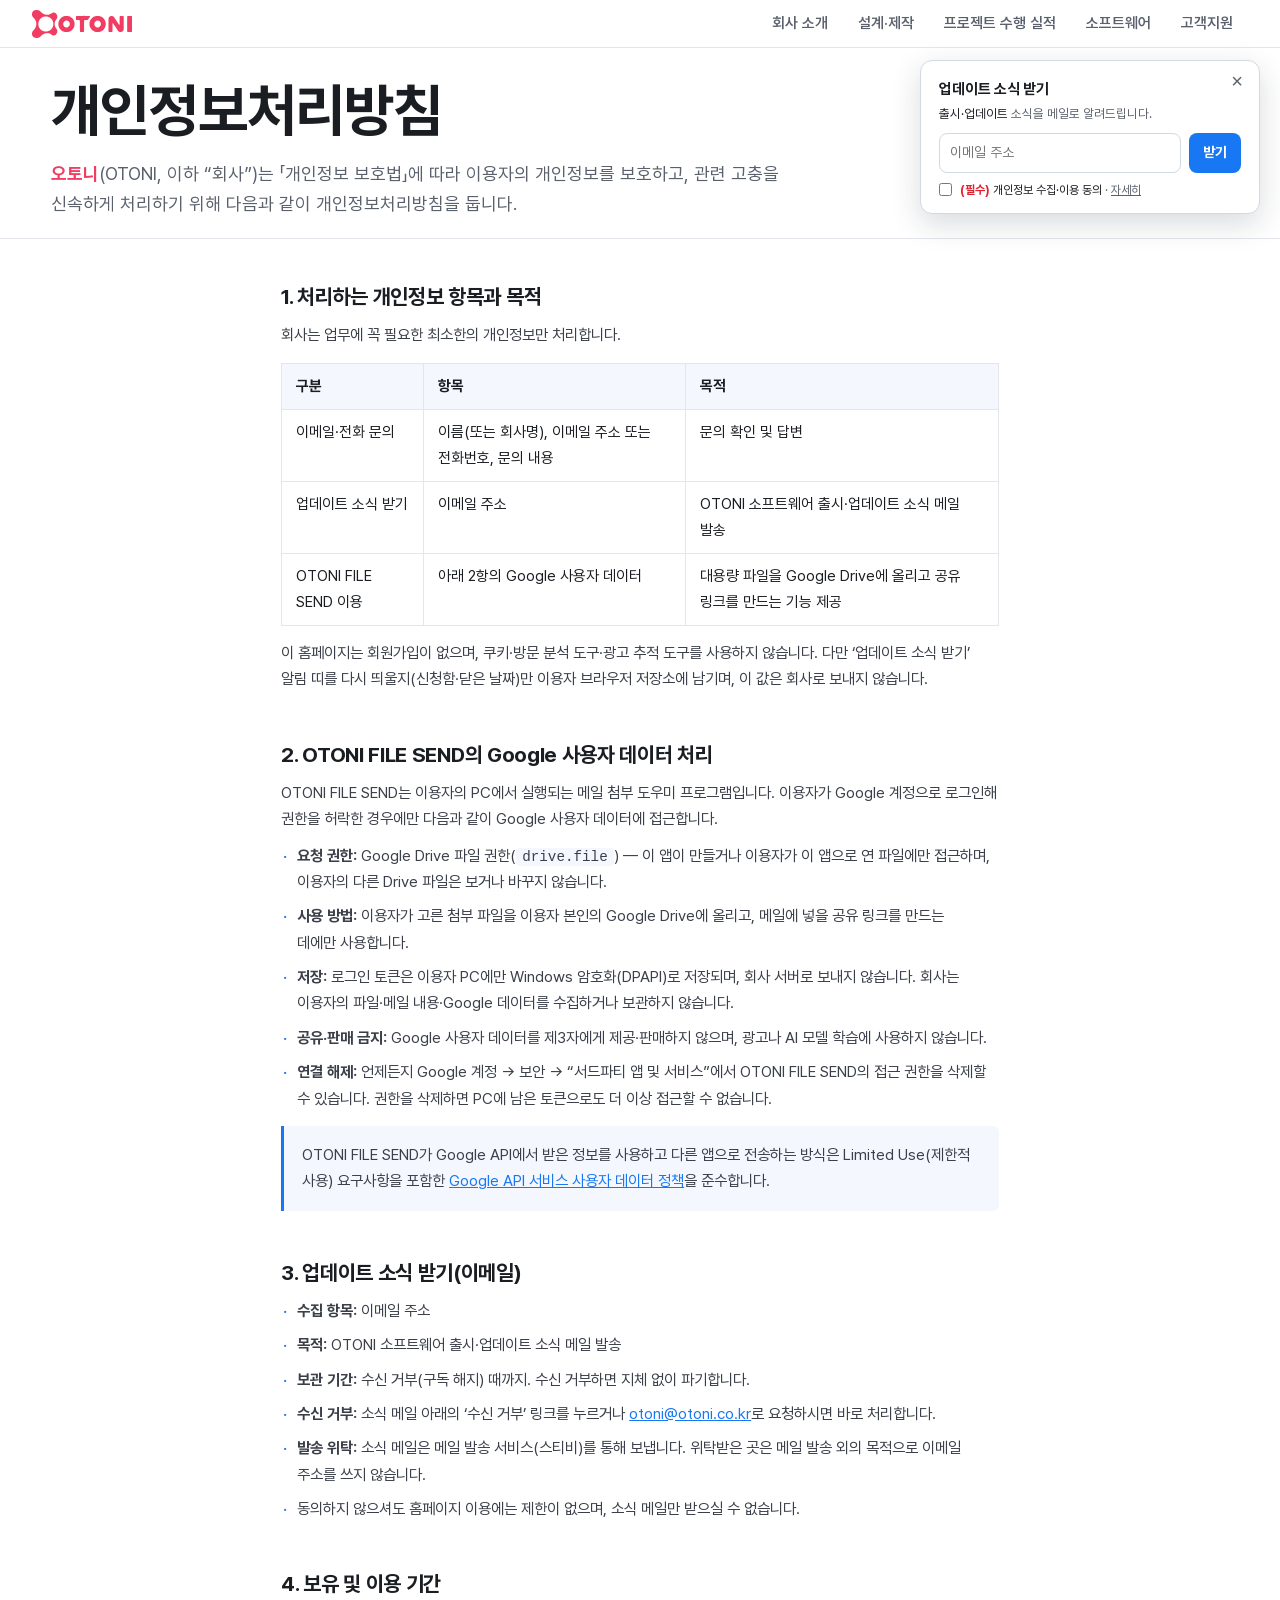
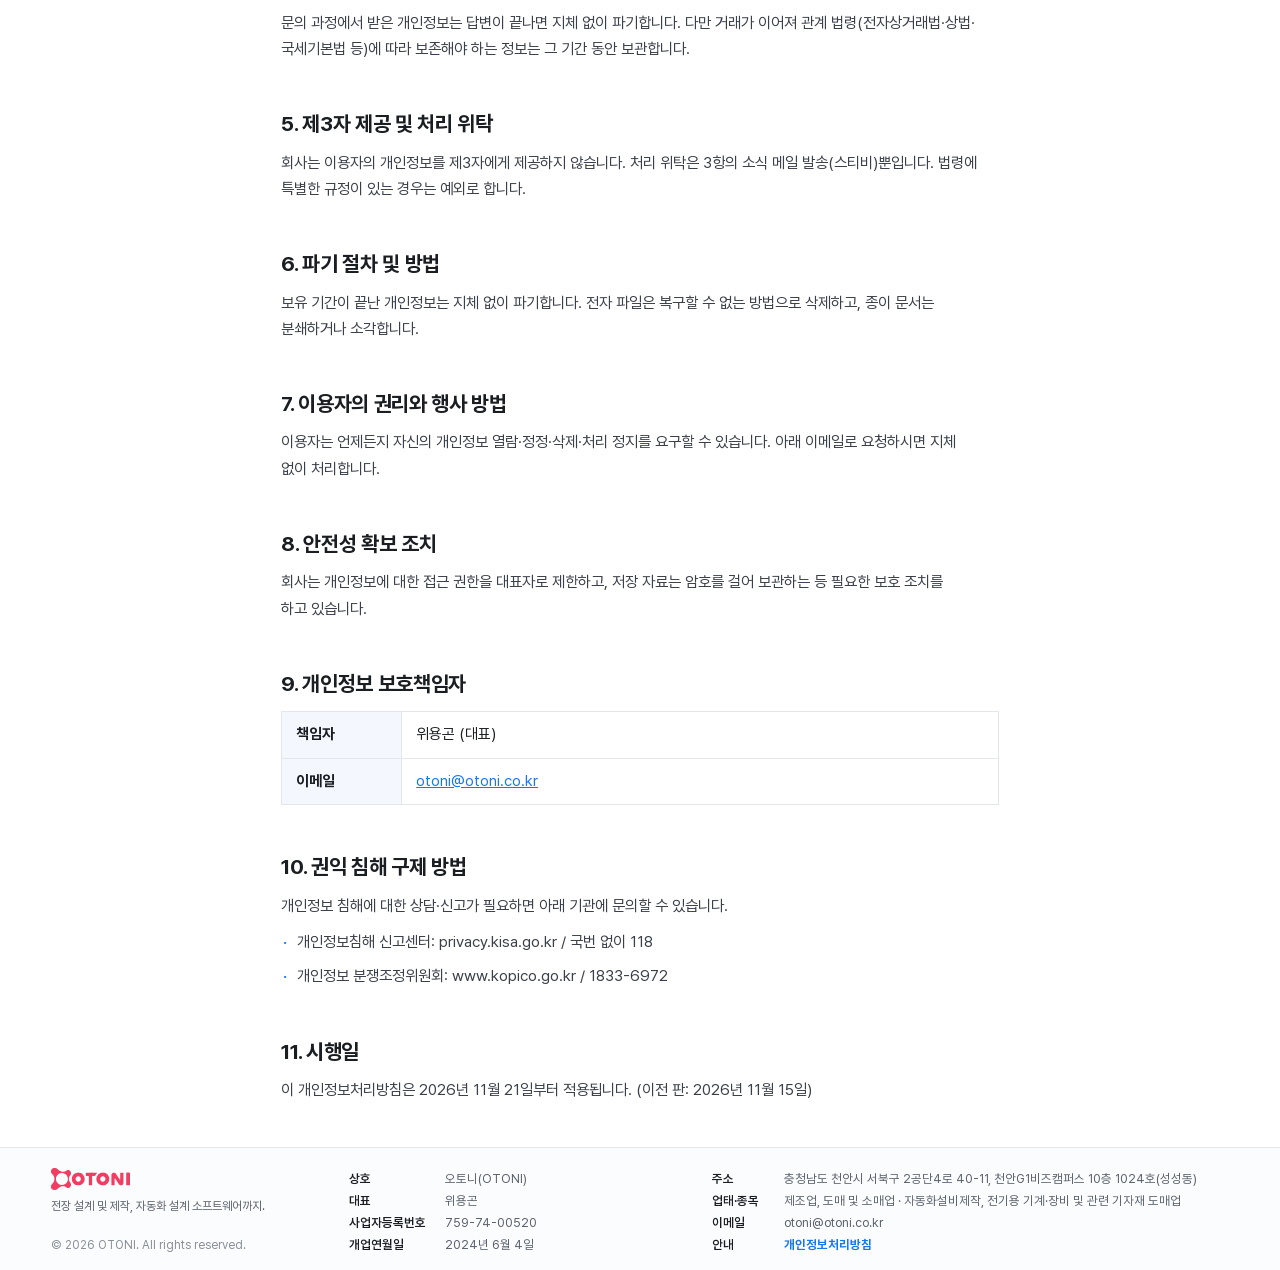
<file: privacy.html>
<!DOCTYPE html>
<html lang="ko">
<head>
<meta charset="utf-8">
<meta name="viewport" content="width=device-width, initial-scale=1">
<title>개인정보처리방침 | OTONI</title>
<meta name="description" content="오토니(OTONI) — 디스플레이·반도체·2차전지 설비의 전장 설계 및 제작, 설계 통합 자동화 시스템 개발.">
<meta property="og:type" content="website">
<meta property="og:site_name" content="OTONI 오토니">
<meta property="og:title" content="개인정보처리방침 | OTONI">
<meta property="og:description" content="오토니는 디스플레이·반도체·2차전지 설비의 전장 설계 및 제작을 하며, 설계의 품질·정확도·속도에 초점을 맞춘 설계 통합 자동화 시스템을 개발하고 있습니다.">
<meta property="og:url" content="https://otoni.co.kr/">
<meta property="og:image" content="https://otoni.co.kr/og.png">
<meta property="og:image:width" content="1200">
<meta property="og:image:height" content="630">
<meta name="twitter:card" content="summary_large_image">
<meta name="theme-color" content="#ffffff">
<link rel="canonical" href="https://otoni.co.kr/privacy.html">
<link rel="icon" href="mark.svg?v=1125a" type="image/svg+xml">
<link rel="stylesheet" href="style.css?v=1125a">
</head>
<body class="p-privacy">
<header class="hd">
  <div class="wrap hd-in">
    <a class="brand" href="index.html?v=1125a" aria-label="OTONI 홈"><img class="logo" src="logo_small.svg?v=1125a" alt="OTONI" width="143" height="40"></a>
    <nav class="nav">
      <a href="index.html?v=1125a#about" data-page="p-home">회사 소개</a>
      <a href="design.html?v=1125a" data-page="p-design">설계·제작</a>
      <a href="build.html?v=1125a" data-page="p-build">프로젝트 수행 실적</a>
      <a href="software.html?v=1125a" data-page="p-software">소프트웨어</a>
      <a href="contact.html?v=1125a" data-page="p-contact">고객지원</a>
    </nav>
  </div>
</header>
<main>
<section class="page-hd">
  <div class="wrap">
    <h1>개인정보처리방침</h1>
    <p class="lead"><b class="o">오토니</b>(OTONI, 이하 “회사”)는 「개인정보 보호법」에 따라 이용자의 개인정보를 보호하고, 관련 고충을 신속하게 처리하기 위해 다음과 같이 개인정보처리방침을 둡니다.</p>
  </div>
</section>
<section class="sec doc">
  <div class="wrap doc-in">
    <h2>1. 처리하는 개인정보 항목과 목적</h2>
    <p>회사는 업무에 꼭 필요한 최소한의 개인정보만 처리합니다.</p>
    <table>
      <thead><tr><th>구분</th><th>항목</th><th>목적</th></tr></thead>
      <tbody>
        <tr><td>이메일·전화 문의</td><td>이름(또는 회사명), 이메일 주소 또는 전화번호, 문의 내용</td><td>문의 확인 및 답변</td></tr>
        <tr><td>업데이트 소식 받기</td><td>이메일 주소</td><td>OTONI 소프트웨어 출시·업데이트 소식 메일 발송</td></tr>
        <tr><td>OTONI FILE SEND 이용</td><td>아래 2항의 Google 사용자 데이터</td><td>대용량 파일을 Google Drive에 올리고 공유 링크를 만드는 기능 제공</td></tr>
      </tbody>
    </table>
    <p>이 홈페이지는 회원가입이 없으며, 쿠키·방문 분석 도구·광고 추적 도구를 사용하지 않습니다. 다만 ‘업데이트 소식 받기’ 알림 띠를 다시 띄울지(신청함·닫은 날짜)만 이용자 브라우저 저장소에 남기며, 이 값은 회사로 보내지 않습니다.</p>

    <h2>2. OTONI FILE SEND의 Google 사용자 데이터 처리</h2>
    <p>OTONI FILE SEND는 이용자의 PC에서 실행되는 메일 첨부 도우미 프로그램입니다. 이용자가 Google 계정으로 로그인해 권한을 허락한 경우에만 다음과 같이 Google 사용자 데이터에 접근합니다.</p>
    <ul>
      <li><b>요청 권한:</b> Google Drive 파일 권한(<code>drive.file</code>) — 이 앱이 만들거나 이용자가 이 앱으로 연 파일에만 접근하며, 이용자의 다른 Drive 파일은 보거나 바꾸지 않습니다.</li>
      <li><b>사용 방법:</b> 이용자가 고른 첨부 파일을 이용자 본인의 Google Drive에 올리고, 메일에 넣을 공유 링크를 만드는 데에만 사용합니다.</li>
      <li><b>저장:</b> 로그인 토큰은 이용자 PC에만 Windows 암호화(DPAPI)로 저장되며, 회사 서버로 보내지 않습니다. 회사는 이용자의 파일·메일 내용·Google 데이터를 수집하거나 보관하지 않습니다.</li>
      <li><b>공유·판매 금지:</b> Google 사용자 데이터를 제3자에게 제공·판매하지 않으며, 광고나 AI 모델 학습에 사용하지 않습니다.</li>
      <li><b>연결 해제:</b> 언제든지 Google 계정 → 보안 → “서드파티 앱 및 서비스”에서 OTONI FILE SEND의 접근 권한을 삭제할 수 있습니다. 권한을 삭제하면 PC에 남은 토큰으로도 더 이상 접근할 수 없습니다.</li>
    </ul>
    <p class="note">OTONI FILE SEND가 Google API에서 받은 정보를 사용하고 다른 앱으로 전송하는 방식은 Limited Use(제한적 사용) 요구사항을 포함한 <a href="https://developers.google.com/terms/api-services-user-data-policy" rel="noopener">Google API 서비스 사용자 데이터 정책</a>을 준수합니다.</p>

    <h2 id="subscribe">3. 업데이트 소식 받기(이메일)</h2>
    <ul>
      <li><b>수집 항목:</b> 이메일 주소</li>
      <li><b>목적:</b> OTONI 소프트웨어 출시·업데이트 소식 메일 발송</li>
      <li><b>보관 기간:</b> 수신 거부(구독 해지) 때까지. 수신 거부하면 지체 없이 파기합니다.</li>
      <li><b>수신 거부:</b> 소식 메일 아래의 ‘수신 거부’ 링크를 누르거나 <a href="mailto:otoni@otoni.co.kr">otoni@otoni.co.kr</a>로 요청하시면 바로 처리합니다.</li>
      <li><b>발송 위탁:</b> 소식 메일은 메일 발송 서비스(스티비)를 통해 보냅니다. 위탁받은 곳은 메일 발송 외의 목적으로 이메일 주소를 쓰지 않습니다.</li>
      <li>동의하지 않으셔도 홈페이지 이용에는 제한이 없으며, 소식 메일만 받으실 수 없습니다.</li>
    </ul>

    <h2>4. 보유 및 이용 기간</h2>
    <p>문의 과정에서 받은 개인정보는 답변이 끝나면 지체 없이 파기합니다. 다만 거래가 이어져 관계 법령(전자상거래법·상법·국세기본법 등)에 따라 보존해야 하는 정보는 그 기간 동안 보관합니다.</p>

    <h2>5. 제3자 제공 및 처리 위탁</h2>
    <p>회사는 이용자의 개인정보를 제3자에게 제공하지 않습니다. 처리 위탁은 3항의 소식 메일 발송(스티비)뿐입니다. 법령에 특별한 규정이 있는 경우는 예외로 합니다.</p>

    <h2>6. 파기 절차 및 방법</h2>
    <p>보유 기간이 끝난 개인정보는 지체 없이 파기합니다. 전자 파일은 복구할 수 없는 방법으로 삭제하고, 종이 문서는 분쇄하거나 소각합니다.</p>

    <h2>7. 이용자의 권리와 행사 방법</h2>
    <p>이용자는 언제든지 자신의 개인정보 열람·정정·삭제·처리 정지를 요구할 수 있습니다. 아래 이메일로 요청하시면 지체 없이 처리합니다.</p>

    <h2>8. 안전성 확보 조치</h2>
    <p>회사는 개인정보에 대한 접근 권한을 대표자로 제한하고, 저장 자료는 암호를 걸어 보관하는 등 필요한 보호 조치를 하고 있습니다.</p>

    <h2>9. 개인정보 보호책임자</h2>
    <table class="kv">
      <tbody>
        <tr><th>책임자</th><td>위용곤 (대표)</td></tr>
        <tr><th>이메일</th><td><a href="mailto:otoni@otoni.co.kr">otoni@otoni.co.kr</a></td></tr>
      </tbody>
    </table>

    <h2>10. 권익 침해 구제 방법</h2>
    <p>개인정보 침해에 대한 상담·신고가 필요하면 아래 기관에 문의할 수 있습니다.</p>
    <ul>
      <li>개인정보침해 신고센터: privacy.kisa.go.kr / 국번 없이 118</li>
      <li>개인정보 분쟁조정위원회: www.kopico.go.kr / 1833-6972</li>
    </ul>

    <h2>11. 시행일</h2>
    <p>이 개인정보처리방침은 2026년 11월 21일부터 적용됩니다. (이전 판: 2026년 11월 15일)</p>
  </div>
</section>

</main>
<footer class="ft">
  <div class="wrap ft-in">
    <div class="ft-brand">
      <a class="brand" href="index.html?v=1125a" aria-label="OTONI 홈"><img class="logo" src="logo.svg?v=1125a" alt="OTONI" width="143" height="40"></a>
      <p>전장 설계 및 제작, 자동화 설계 소프트웨어까지.</p><p class="copy">© 2026 OTONI. All rights reserved.</p>
    </div>
    <ul class="ft-info">
      <li><b>상호</b> 오토니(OTONI)</li>
      <li><b>대표</b> 위용곤</li>
      <li><b>사업자등록번호</b> 759-74-00520</li>
      <li><b>개업연월일</b> 2024년 6월 4일</li>
    </ul>
    <ul class="ft-info">
      <li><b>주소</b> 충청남도 천안시 서북구 2공단4로 40-11, 천안G1비즈캠퍼스 10층 1024호(성성동)</li>
      <li><b>업태·종목</b> 제조업, 도매 및 소매업 · 자동화설비제작, 전기용 기계·장비 및 관련 기자재 도매업</li>
      <li><b>이메일</b> <a href="mailto:otoni@otoni.co.kr">otoni@otoni.co.kr</a></li><li><b>안내</b> <a class="pp" href="privacy.html?v=1125a"><b>개인정보처리방침</b></a></li>
    </ul>
  </div>
</footer>
<script>
(function(){var nav=document.querySelectorAll('.nav a');var pg=document.body.className;
nav.forEach(function(a){if((a.dataset.page&&a.dataset.page===pg)||(a.dataset.pages&&a.dataset.pages.split(' ').indexOf(pg)>=0))a.classList.add('on');});
if(pg!=='p-home'||!('IntersectionObserver' in window))return;
var map={};nav.forEach(function(a){if(a.dataset.sec)map[a.dataset.sec]=a;});
var io=new IntersectionObserver(function(es){es.forEach(function(e){if(e.isIntersecting){nav.forEach(function(a){a.classList.remove('on');});var a=map[e.target.id];if(a)a.classList.add('on');}});},{rootMargin:'-45% 0px -50% 0px'});
Object.keys(map).forEach(function(id){var s=document.getElementById(id);if(s)io.observe(s);});})();
</script>

<aside class="news-box" id="newsBox" hidden aria-label="오토니 소식">
  <button type="button" class="sub-x" aria-label="닫기">×</button>
  <div class="nb-h"><span><b class="o">오토니</b> 소식</span></div>
  <ul>
    <li><time>2026.11</time><span>BricsCAD 개발 지원 확보<i class="nb-new">NEW</i></span></li>
    <li><time>2026.11</time><span>OtoCompass 1단계 개발 중</span></li>
    <li><time>2026.11</time><span>OtoAtlas 1단계 완료, 시험 중</span></li>
  </ul>
</aside>
<div class="sub-bar" id="subBar" hidden role="dialog" aria-label="업데이트 소식 받기">
  <button type="button" class="sub-x" aria-label="닫기">×</button>
  <b>업데이트 소식 받기</b>
  <span><strong>출시·업데이트</strong> 소식을 메일로 알려드립니다.</span>
  <form class="sub-form" novalidate>
    <div class="sub-row"><input type="email" name="email" placeholder="이메일 주소" autocomplete="email" required aria-label="이메일 주소"><button type="submit">받기</button></div>
    <label class="sub-ok"><input type="checkbox" name="agree"> <span class="ok-t"><em class="req">(필수)</em> 개인정보 수집·이용 동의</span> · <a href="privacy.html?v=1125a#subscribe">자세히</a></label>
    <p class="sub-msg" aria-live="polite"></p>
  </form>
</div>
<script src="sub_config.js?v=1125a"></script>
<script>

(function(){
var CFG=window.OTONI_SUB||{},SUB_URL=CFG.url||'',FIELD=CFG.field||'email';   
var K='otoni_sub',DAY=864e5;
function get(){try{return JSON.parse(localStorage.getItem(K)||'{}')}catch(e){return {}}}
function set(v){try{localStorage.setItem(K,JSON.stringify(v))}catch(e){}}
var bar=document.getElementById('subBar'),st=get();


var hideBar=(st.done||(st.x&&Date.now()-st.x<30*DAY))&&!document.querySelector('.p-home .hero-stats');

var hs=document.querySelector('.p-home .hero-stats');

function pin(){if(!bar)return;bar.dataset.right='';if(!hs){bar.style.position='';bar.style.top='';bar.style.left='';bar.style.right='';bar.style.bottom='';return;}var r=hs.getBoundingClientRect();

if(innerWidth<561){bar.style.position='absolute';bar.style.bottom='auto';bar.style.top=Math.round(r.bottom+scrollY+12)+'px';bar.style.left='12px';bar.style.right='12px';return;}
bar.style.bottom='';

var BW=bar.offsetWidth||340;
var na=document.querySelectorAll('.nav a'),nr=na.length?na[na.length-1].getBoundingClientRect().right:document.documentElement.clientWidth-48,lx=Math.round(nr-BW);
if(lx>=r.right+24){bar.dataset.right='1';bar.style.position='absolute';bar.style.right='auto';bar.style.top=Math.round(r.top+scrollY)+'px';bar.style.left=Math.round(lx+scrollX)+'px';return;}
bar.style.position='absolute';bar.style.top=Math.round(r.bottom+scrollY+8)+'px';bar.style.right='auto';bar.style.left=Math.round(r.right+scrollX-BW)+'px';}

var nb=document.getElementById('newsBox'),nbOff=false;
function pinNews(){if(!nb)return;if(nbOff||!bar||!hs||!bar.style.top){nb.hidden=true;return;}nb.hidden=false;nb.style.left=bar.style.left;nb.style.right=bar.style.right;var t=parseFloat(bar.style.top)||0;nb.style.top=Math.round(bar.hidden?t:t+bar.offsetHeight+10)+'px';}
if(nb)nb.querySelector('.sub-x').onclick=function(){nbOff=true;nb.hidden=true;};
var pin0=pin;pin=function(){pin0();pinNews();};
if(bar&&hs&&window.ResizeObserver)new ResizeObserver(pinNews).observe(bar);
if(bar&&hs)bar.classList.add('blinkB');   
if(bar&&!hideBar&&hs){addEventListener('resize',pin);if(document.fonts)document.fonts.ready.then(pin);}
if(bar&&!hideBar){var on=function(){if(hs){bar.hidden=false;pin();requestAnimationFrame(function(){bar.classList.add('show')});removeEventListener('scroll',on);return;}var lim=Math.min(400,(document.documentElement.scrollHeight-innerHeight)*0.3);if(scrollY>lim){bar.hidden=false;requestAnimationFrame(function(){bar.classList.add('show')});removeEventListener('scroll',on)}};addEventListener('scroll',on,{passive:true});on();
  bar.querySelector('.sub-x').onclick=function(){set({x:Date.now()});bar.classList.remove('show');setTimeout(function(){bar.hidden=true;pinNews();},250)};}
document.querySelectorAll('.sub-open').forEach(function(b){b.onclick=function(){var f=b.closest('.sale-row,.inv-sale').querySelector('.sub-form');f.hidden=!f.hidden;b.setAttribute('aria-expanded',!f.hidden);if(!f.hidden)f.email.focus();};});

document.querySelectorAll('.sub-form').forEach(function(f){f.agree.addEventListener('change',function(){if(f.agree.checked){f.querySelector('.sub-ok').classList.remove('need');var m=f.querySelector('.sub-msg');if(m.classList.contains('bad')){m.textContent='';m.className='sub-msg';m.style.paddingLeft='';}}});});
document.querySelectorAll('.sub-form').forEach(function(f){f.onsubmit=function(e){e.preventDefault();var m=f.querySelector('.sub-msg'),em=f.email.value.trim();
  m.className='sub-msg';m.style.paddingLeft='';
  
  if(!/^[^\s@]+@[^\s@]+\.[^\s@]+$/.test(em)){m.textContent='* 이메일 주소를 확인해 주세요.';m.classList.add('bad');var ot=f.querySelector('.ok-t');if(ot)m.style.paddingLeft=Math.max(0,Math.round(ot.getBoundingClientRect().left-m.getBoundingClientRect().left))+'px';return}
  if(!f.agree.checked){m.textContent='';var ok=f.querySelector('.sub-ok');ok.classList.remove('need');void ok.offsetWidth;ok.classList.add('need');return}
  if(!SUB_URL){m.textContent='소식 받기는 곧 열립니다. 잠시 뒤 다시 들러 주세요.';return}
  
  var btn=f.querySelector('button[type=submit]');btn.disabled=true;m.textContent='';
  var body=new URLSearchParams();body.append(FIELD,em);
  fetch(SUB_URL,{method:'POST',mode:'no-cors',body:body}).then(function(){
    set({done:1});m.textContent='✓ 신청되었습니다.';m.classList.add('good');f.email.value='';f.agree.checked=false;
    if(bar&&!bar.hidden)setTimeout(function(){bar.classList.remove('show');setTimeout(function(){bar.hidden=true},250)},2500);
  },function(){m.textContent='잠시 후 다시 시도해 주세요.';m.classList.add('bad');}).then(function(){btn.disabled=false;});};});
})();
</script>
</body>
</html>
</file>
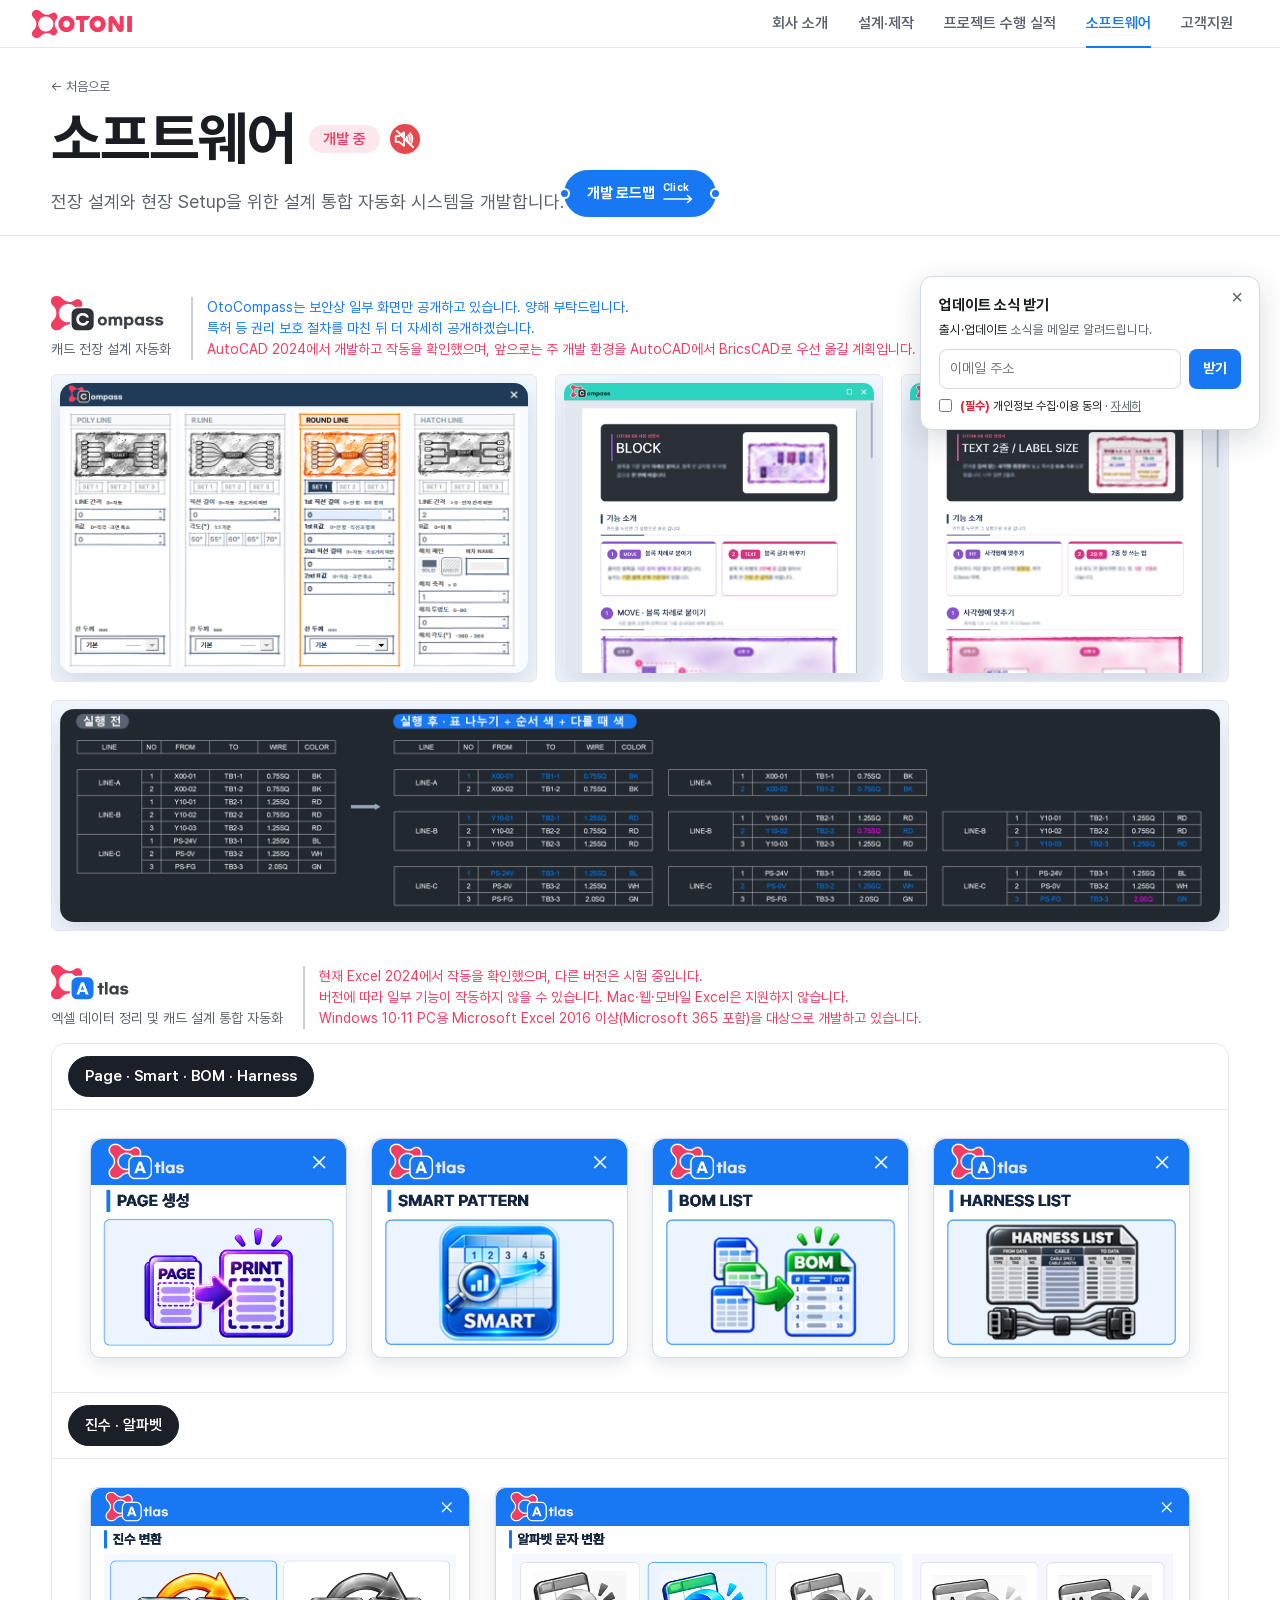
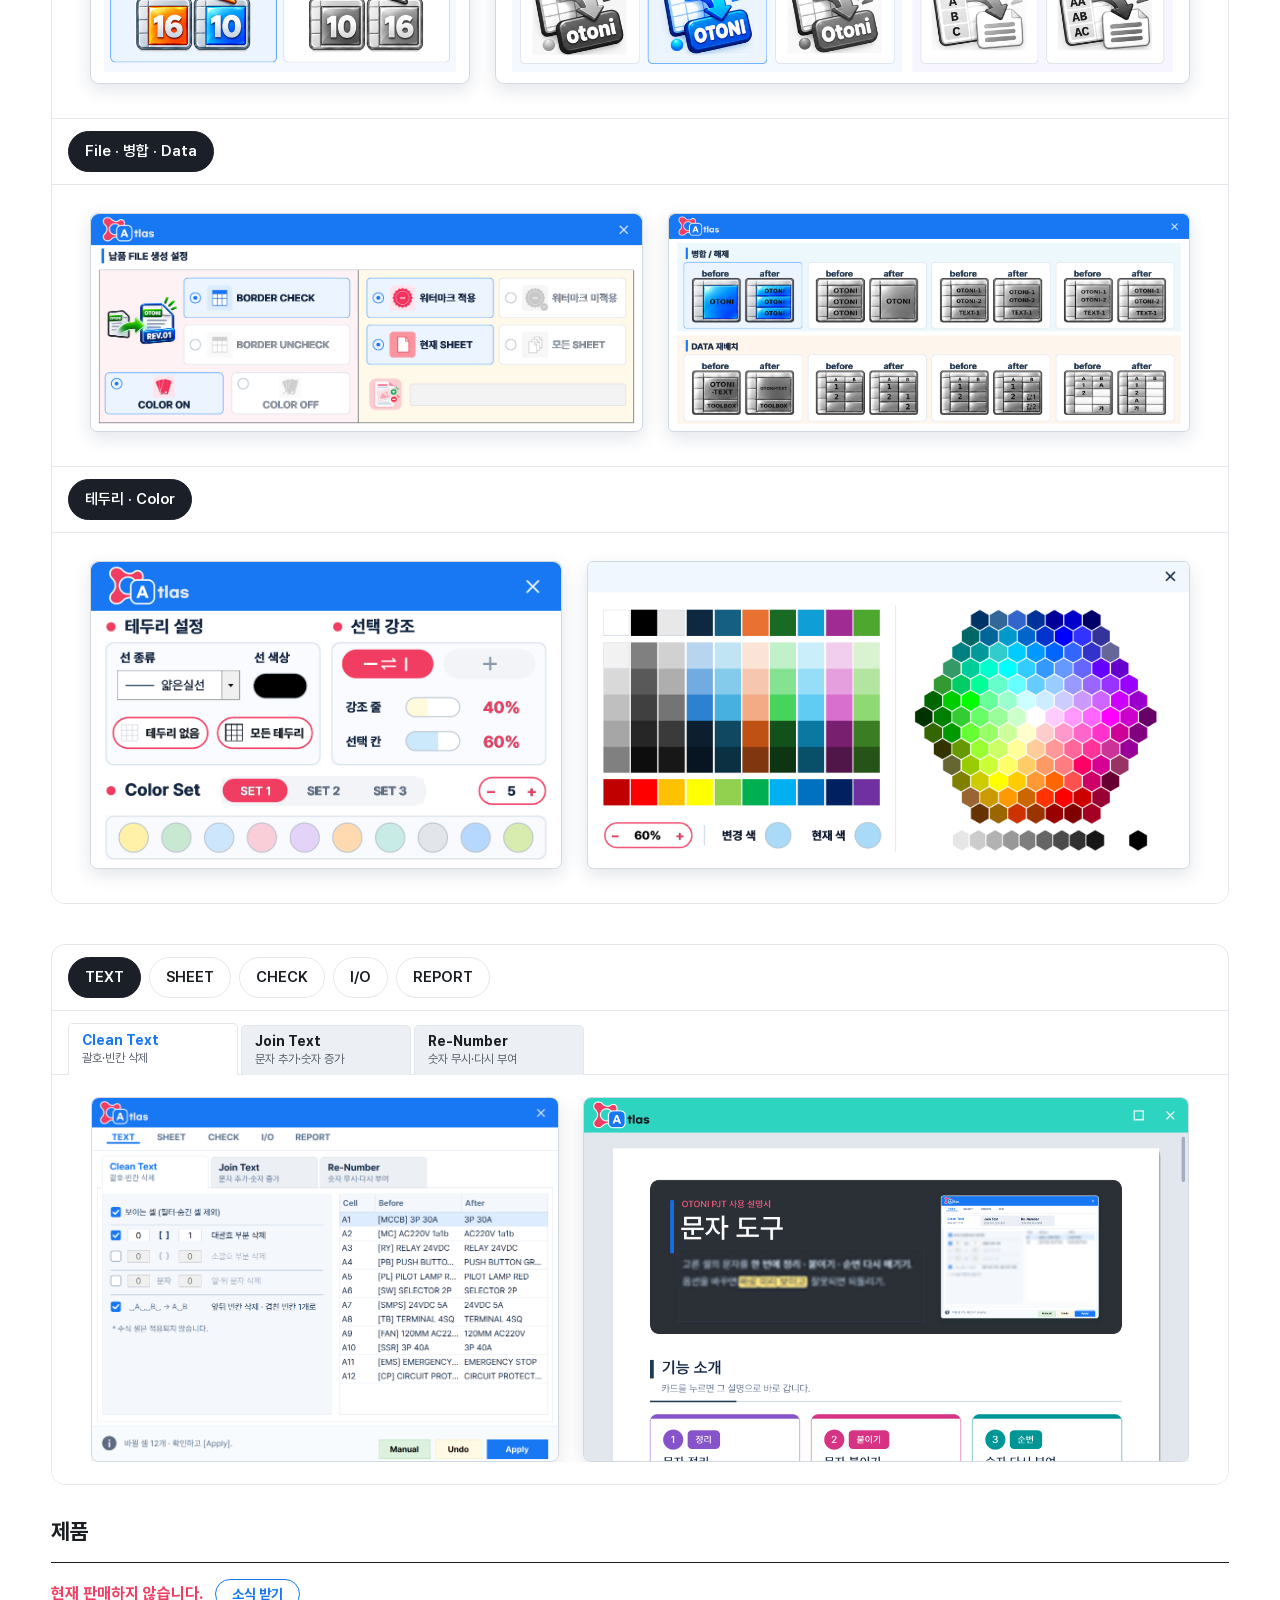
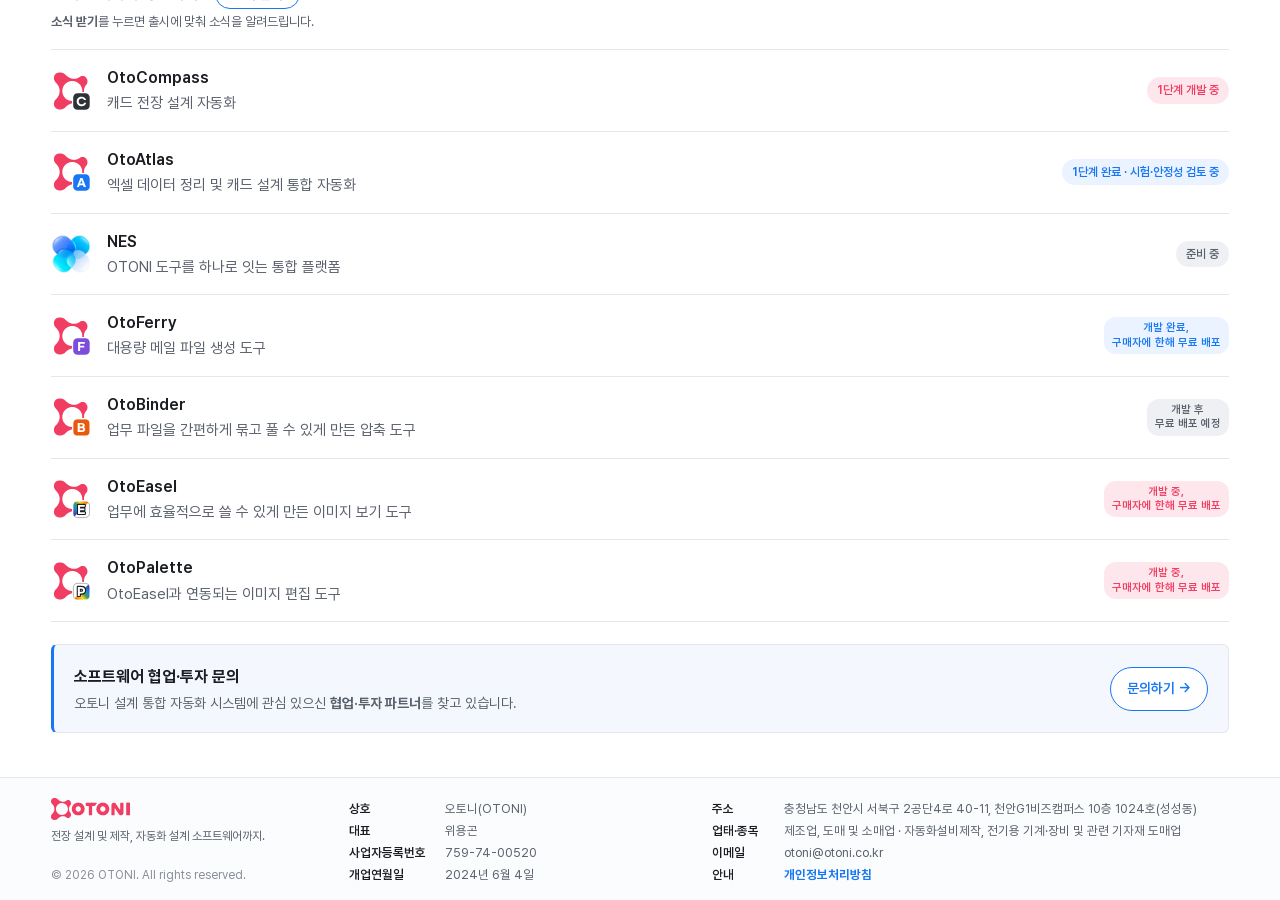
<file: software.html>
<!DOCTYPE html>
<html lang="ko">
<head>
<meta charset="utf-8">
<meta name="viewport" content="width=device-width, initial-scale=1">
<title>소프트웨어 | OTONI</title>
<meta name="description" content="오토니(OTONI) — 디스플레이·반도체·2차전지 설비의 전장 설계 및 제작, 설계 통합 자동화 시스템 개발.">
<meta property="og:type" content="website">
<meta property="og:site_name" content="OTONI 오토니">
<meta property="og:title" content="소프트웨어 | OTONI">
<meta property="og:description" content="오토니는 디스플레이·반도체·2차전지 설비의 전장 설계 및 제작을 하며, 설계의 품질·정확도·속도에 초점을 맞춘 설계 통합 자동화 시스템을 개발하고 있습니다.">
<meta property="og:url" content="https://otoni.co.kr/">
<meta property="og:image" content="https://otoni.co.kr/og.png">
<meta property="og:image:width" content="1200">
<meta property="og:image:height" content="630">
<meta name="twitter:card" content="summary_large_image">
<meta name="theme-color" content="#ffffff">
<link rel="canonical" href="https://otoni.co.kr/software.html">
<link rel="icon" href="mark.svg?v=1125a" type="image/svg+xml">
<link rel="stylesheet" href="style.css?v=1125a">
</head>
<body class="p-software">
<header class="hd">
  <div class="wrap hd-in">
    <a class="brand" href="index.html?v=1125a" aria-label="OTONI 홈"><img class="logo" src="logo_small.svg?v=1125a" alt="OTONI" width="143" height="40"></a>
    <nav class="nav">
      <a href="index.html?v=1125a#about" data-page="p-home">회사 소개</a>
      <a href="design.html?v=1125a" data-page="p-design">설계·제작</a>
      <a href="build.html?v=1125a" data-page="p-build">프로젝트 수행 실적</a>
      <a href="software.html?v=1125a" data-page="p-software">소프트웨어</a>
      <a href="contact.html?v=1125a" data-page="p-contact">고객지원</a>
    </nav>
  </div>
</header>
<main>
<svg width="0" height="0" style="position:absolute" aria-hidden="true"><defs><symbol id="otm" viewBox="0 0 906.6 1000"><path fill="#F13D62" fill-rule="evenodd" d="M149,0.5 L132.6,2.1 L119.2,4.1 L108.4,6.6 L97.3,10.1 L83.6,15.7 L70.9,22.1 L59.3,29.1 L48.9,36.8 L40.2,44.5 L31.9,53.6 L24.4,63.4 L17.9,73.8 L11.8,85.9 L6.7,98.4 L3.3,109.6 L1.2,121 L0,145 L0.1,163.6 L0.9,175.9 L3.8,192.7 L10,210.7 L20,231.3 L32.2,250.5 L42.6,263.6 L72.8,296.3 L94.7,322.3 L108.9,342.5 L122.4,366.1 L129.1,380.1 L134.8,393.8 L140.5,410.1 L145.1,426.1 L148.3,440.6 L151.4,458.9 L153.5,476.1 L154.4,490.9 L154.4,507 L153.2,523.6 L150.4,545.1 L147,563.9 L143.1,579.5 L138,595.4 L132,611 L124.9,626.8 L111.5,651.8 L104.1,663.2 L95.7,674.7 L73,702.4 L41.5,735.6 L29.1,751.8 L21.2,764.3 L14.6,776.8 L9,789.9 L4.7,802.7 L1.5,817.7 L0.2,833.6 L0.2,863.3 L1.9,881.6 L5.6,896.4 L12.1,913 L19.5,927.2 L28.6,940.3 L36.3,949.2 L44.6,957.4 L53.6,964.9 L62.7,971.2 L73.3,977.4 L85,983.1 L96.4,987.8 L108.1,991.4 L121.8,994.6 L140.7,998.1 L152.3,999.5 L162.1,1000 L171.3,999.7 L181.7,998.5 L219.3,991.8 L235.3,987.3 L251.9,980.8 L266.8,973.4 L281.5,964.3 L292.5,956.3 L303.3,947.1 L338.3,913 L356.1,897.6 L382.4,878.1 L395.4,869.8 L407.8,862.8 L421.1,856.3 L437,849.4 L452.6,843.4 L466.7,838.8 L482.2,834.7 L503.4,830.2 L518,827.7 L531.5,826.3 L556.2,825.9 L578.9,827.9 L608.6,834.1 L632.1,841.4 L650.8,849.5 L668,859.3 L683.6,870.3 L710.8,891.7 L722,899.2 L735.3,905.4 L749.4,909.1 L760.9,910.3 L773.1,909.9 L787.7,907.7 L803.9,903.9 L815.5,900 L826.7,895 L837.3,888.8 L847.8,881.3 L859.8,870.6 L871.3,857.8 L881.3,843.7 L889.4,829.2 L895.7,814.6 L900.3,799.3 L904.2,779.4 L905.9,762.3 L905.5,748.8 L903.4,732.3 L900.3,716.6 L896.5,704.4 L891.6,693.9 L885.2,683.5 L861.4,652.7 L851.9,639 L843.6,625.2 L836.7,611.4 L827.8,589.7 L820.4,566.2 L814.8,542.8 L812.6,523.9 L812.3,485.5 L813.6,464 L817.8,442.3 L826.6,412.1 L836.9,387.6 L850.4,362.6 L862.4,344.7 L885.9,314.3 L893.9,301.4 L897.4,293.6 L900.1,285.6 L904.8,262.1 L906.6,246.2 L906.5,232.7 L904.4,216.9 L900.2,198.3 L895.2,183.1 L888.3,167.3 L880.6,153.3 L871.7,140.7 L860.2,127.9 L847.2,116.6 L834,107.5 L819.8,100.3 L807.2,95.9 L794.6,93.4 L778,92.4 L759.6,92.9 L750.5,94 L741.5,95.9 L732.8,98.7 L723.3,102.9 L706.6,112.2 L674.7,134.5 L657.3,145 L635.6,155.4 L612.2,163.3 L589.6,169 L569.4,171.3 L528,171.3 L515.1,170.4 L503.6,168.6 L468.9,159.9 L442.6,151 L414.3,138.7 L386.6,123.6 L366.4,110.4 L348.9,96.7 L332.9,82.1 L303.1,52.4 L288.7,39.8 L272.6,28.4 L256.4,19.5 L245.6,14.8 L233.4,10.5 L221.6,7.1 L210.8,4.7 L195.6,2.6 L172.9,0.4 L161.2,0 Z M463.8,232.1 L489.5,230.8 L519.8,231.6 L543.1,234.4 L566.7,239.6 L591.4,247.3 L613.6,256.7 L635.3,268.6 L656.2,282.9 L677.4,300.9 L697.2,320.4 L713.4,339.9 L726.5,359.4 L738.7,382.2 L748.8,406.8 L757.2,434 L762.3,459.4 L765.1,485.9 L765.3,507.4 L762.5,538.2 L757.7,564.4 L750.9,588.7 L742.3,610.6 L730,634.8 L716.4,656.2 L699,677.9 L680.3,697.7 L662.5,713 L641.8,727.5 L618.1,740.8 L593.2,751.7 L566.8,760.4 L554.8,763.3 L542.6,765.5 L516.8,767.9 L485.9,768.2 L458.1,766.6 L435.5,763.1 L410.5,756.2 L386.3,747 L362.5,735.2 L341,721.8 L321.7,706.4 L301,686 L280.4,662.9 L272.5,652.7 L265.9,643 L253.9,620.7 L241.7,592.3 L234.4,568.7 L229.2,543.3 L226.8,516.8 L226.7,485.3 L228.8,461.3 L233.5,436.4 L240.9,410.2 L250.7,385.5 L262.4,363.1 L276.6,342.1 L296,318.9 L317.9,297 L337.6,281.2 L362.4,264.9 L384.3,253.5 L408.5,244.2 L436.6,236.8 Z"/></symbol></defs></svg>
<section class="page-hd">
  <div class="wrap sw-hd">
    <div class="sw-hd-l">
    <p class="crumb"><a href="index.html?v=1125a">← 처음으로</a></p>
    <h1 class="h1-badge">소프트웨어 <span class="soon dev">개발 중</span></h1>
    <p class="lead">전장 설계와 현장 Setup을 위한 설계 통합 자동화 시스템을 개발합니다.</p>
    </div>
    <div class="rm-side">    <button type="button" class="rm-open" aria-haspopup="dialog" aria-controls="rm">개발 로드맵<svg viewBox="0 0 24 24" aria-hidden="true"><path d="M5 12h13M13 6l6 6-6 6"/></svg></button></div>
  </div>
  <div class="rm" id="rm" hidden><div class="rm-box" role="dialog" aria-modal="true" aria-labelledby="rm-t" tabindex="-1"><div class="rm-hd"><b id="rm-t">개발 로드맵</b><button type="button" class="rm-x" aria-label="닫기"><svg viewBox="0 0 24 24" aria-hidden="true"><path d="M8.2 8.2l7.6 7.6M15.8 8.2l-7.6 7.6"/></svg></button></div><div class="rm-body">
    <div class="p5 p6">
  <div class="p5-left">
    <section class="p5-sec" aria-labelledby="p5why">
      <h2 id="p5why">개발 이유 및 목표</h2>
      <p>전장 설계는 회로도부터 인증 검토까지 <strong>많은 시간을 들여</strong> 작업해야 합니다. 실무자가 반복 작업과 확인·검토, 자료 수집까지 직접 해야 하기 때문입니다.</p>
      <p>오토니는 설계 데이터 하나로 도면과 문서가 함께 만들어지며, 현장에서도 이를 쉽게 접근할 수 있는 <mark class="p5-hl">전장 설계 통합 자동화 시스템</mark>을 개발하는 것이 목표입니다.</p>
    </section>
    <section class="p5-sec p5-dir" aria-labelledby="p5dir">
      <h2 id="p5dir">개발 방향</h2>
      <p>오토니는 실무에서 직접 쓰는 도구에서 출발해, 데이터를 쌓고 자동화를 넓혀 가며 하나의 시스템으로 이어 가고 있습니다.</p>
      <p>각 단계의 아이디어와 개발 방향은 <strong class="p5-red">이미 구체적으로 정리를 마친 상태</strong>입니다. 다만 권리 보호를 위해 구체적인 내용은 지금 모두 공개할 수 없는 점, 양해 부탁드립니다.</p>
      <p>오토니는 위 과정을 거쳐 최종 목표를 완성해 가겠습니다. 많은 관심과 성원 부탁드립니다.</p>
    </section>
  </div>
  <ol class="p5-list" aria-label="개발 단계">
    <li class="p5-card p5-s1" aria-current="step"><div class="p5-hd"><span class="p5-ph">1단계 · 현재</span><b class="p5-pct">60%</b></div><h3 class="p5-nm">실무형 CAD·Excel 설계 자동화 도구</h3><p>설계자가 실무에서 편리하게 사용할 수 있도록 개발 중입니다.</p></li>
    <li class="p5-card p5-s2"><div class="p5-hd"><span class="p5-ph">2단계</span><b class="p5-pct" aria-hidden="true">&nbsp;</b></div><h3 class="p5-nm">CAD·Excel 블록 자동 생성 도구</h3><p>부품 블록을 자동으로 만들고, 부품·규격 데이터를 하나로 모아 설계 데이터 기반으로 사용할 수 있도록 개발할 예정입니다.</p></li>
    <li class="p5-card p5-s3"><div class="p5-hd"><span class="p5-ph">3단계</span><b class="p5-pct" aria-hidden="true">&nbsp;</b></div><h3 class="p5-nm">CAD·Excel 자동 설계 도구</h3><p>회로도부터 배치도, 타공도, 하네스·BOM 등의 자료를 자동으로 생성하여 사용할 수 있도록 개발할 예정입니다.</p></li>
    <li class="p5-card p5-s4"><div class="p5-hd"><span class="p5-ph">4단계</span><b class="p5-pct" aria-hidden="true">&nbsp;</b></div><h3 class="p5-nm">EPLAN 변환 도구</h3><p>CAD에서 설계한 파일을 EPLAN으로 변환해, 단순한 그림이 아니라 EPLAN 기능을 그대로 사용할 수 있도록 개발할 예정입니다.</p></li>
    <li class="p5-card p5-s5"><div class="p5-hd"><span class="p5-ph">5단계 · 최종 목표</span><b class="p5-pct" aria-hidden="true">&nbsp;</b></div><h3 class="p5-nm">설계 통합 자동화 시스템</h3><p>CAD·Excel 및 기타 소프트웨어를 활용해, 현장에서 필요한 전장 자료(도면·데이터, I/O 체크 등)에 쉽게 접근할 수 있도록 개발할 예정입니다.</p></li>
  </ol>
</div>
  </div></div></div>
  <script>

(function(){
var RM_SOUND={src:'roadmap_bgm.mp3',start:1.8,fade:500},RM_OPEN={travel:900,unfold:280,step:170};
var m=document.getElementById("rm"),o=document.querySelector(".rm-open"),bx=m.querySelector(".rm-box"),body=bx.querySelector(".rm-body"),hdx=bx.querySelector(".rm-hd");
function ls(k,v){try{if(v===undefined)return localStorage.getItem(k);localStorage.setItem(k,v);}catch(e){}}
var AU=null,V=.25,MU=false,seen=false,own=[];
var vh=document.createElement('div');vh.className='rv-vol';vh.innerHTML='<button type="button" class="rv-mute" aria-label="소리 끄기/켜기"><svg viewBox="0 0 24 24" aria-hidden="true"><circle class="cb" cx="12" cy="12" r="12"/><path d="M4.6 9.7h2.6l4-3.1v10.8l-4-3.1H4.6z"/><path d="M13.3 10.3a2.4 2.4 0 0 1 0 3.4M14.7 8.9a4.4 4.4 0 0 1 0 6.2M16.1 7.5a6.4 6.4 0 0 1 0 9"/><path class="sl" d="M5.6 5.6l12.8 12.8"/></svg></button><input type="range" min="0" max="1" step="0.05" aria-label="소리 크기">';
hdx.insertBefore(vh,hdx.querySelector('.rm-x'));var rg=vh.querySelector('input'),mb=vh.querySelector('.rv-mute');rg.value=V;
function ui(){vh.classList.toggle('off',MU||V==0);rg.style.setProperty('--v',(MU?0:V)*100+'%');if(AU)AU.volume=MU?0:V;}ui();
mb.onclick=function(){MU=!MU;ls('otoni_rm_mute',MU?'1':'0');ui();};rg.oninput=function(){V=+rg.value;MU=false;ls('otoni_rm_vol',V);ls('otoni_rm_mute','0');ui();};
function play(){try{if(AU)AU.pause();AU=new Audio(RM_SOUND.src);AU.currentTime=RM_SOUND.start;AU.volume=MU?0:V;var p=AU.play();if(p&&p.catch)p.catch(function(){});}catch(e){}}
function stop(){var a=AU;AU=null;if(!a)return;var v0=a.volume,t0=performance.now();(function f(){var k=Math.min(1,(performance.now()-t0)/RM_SOUND.fade);a.volume=v0*(1-k);if(k<1)requestAnimationFrame(f);else a.pause();})();}
function anim(){own.forEach(function(a){a.cancel();});own=[];if(!bx.animate||(window.matchMedia&&matchMedia('(prefers-reduced-motion: reduce)').matches))return;
  var items=[].slice.call(body.querySelectorAll('.sw-why > *'));if(!items.length)items=[].slice.call(body.children);
  if(seen){own.push(bx.animate([{opacity:0,transform:'scale(.97)'},{opacity:1,transform:'none'}],{duration:180,easing:'ease-out'}));return;}
  seen=true;var T=RM_OPEN.travel,U=RM_OPEN.unfold,r=o.getBoundingClientRect(),sx=r.left+r.width/2,sy=r.top+r.height/2,cx=innerWidth/2,cy=innerHeight/2;
  var pc=document.createElement('div');pc.className='rv-piece';document.body.appendChild(pc);
  var PK=[];for(var q=0;q<=30;q++){var u=q/30,e=u<.5?4*u*u*u:1-Math.pow(-2*u+2,3)/2,qx=sx+(cx>sx?260:-140),qy=sy+40,x=(1-e)*(1-e)*sx+2*(1-e)*e*qx+e*e*cx,y=(1-e)*(1-e)*sy+2*(1-e)*e*qy+e*e*cy;PK.push({transform:'translate('+x+'px,'+y+'px) scale('+(.6+.5*e)+')',opacity:Math.min(1,u/.12)});}
  var a1=pc.animate(PK,{duration:T,fill:'both'});own.push(a1);var a2=pc.animate([{opacity:1},{opacity:0}],{duration:120,delay:T,fill:'forwards'});own.push(a2);a2.onfinish=function(){pc.remove();};
  own.push(m.animate([{background:'rgba(15,20,27,0)'},{background:'rgba(15,20,27,.8)'}],{duration:T,easing:'ease-out'}));
  own.push(bx.animate([{transform:'scale(.06)',opacity:0},{transform:'scale(.06)',opacity:1,offset:.05},{transform:'scale(1.02)',opacity:1,offset:.8},{transform:'scale(1)',opacity:1}],{duration:U,delay:T,easing:'cubic-bezier(.2,.8,.2,1)',fill:'backwards'}));
  items.forEach(function(el,i){own.push(el.animate([{opacity:0,transform:'translateY(10px)'},{opacity:1,transform:'none'}],{duration:300,delay:T+U+i*RM_OPEN.step,easing:'ease-out',fill:'backwards'}));});}
function op(){(document.getAnimations?document.getAnimations():[]).forEach(function(a){var tg=a.effect&&a.effect.target;if(tg&&(m.contains(tg)||(tg.classList&&tg.classList.contains('rv-piece'))))return;if(a.playState==='running'){a.__rmp=1;a.pause();}});m.hidden=false;document.documentElement.classList.add("rm-on");play();anim();bx.focus();}
function cl(){stop();setTimeout(function(){(document.getAnimations?document.getAnimations():[]).forEach(function(a){if(a.__rmp){a.__rmp=0;a.play();}});if(window.__trioRestart)window.__trioRestart();},0);own.forEach(function(a){a.cancel();});own=[];var pc=document.querySelector('.rv-piece');if(pc)pc.remove();m.hidden=true;document.documentElement.classList.remove("rm-on");o.focus();}
o.onclick=op;m.querySelector(".rm-x").onclick=cl;m.addEventListener("click",function(e){if(e.target===m)cl();});document.addEventListener("keydown",function(e){if(e.key==="Escape"&&!m.hidden)cl();});
})();
  </script>
<script>

(function(){
if(!Element.prototype.animate)return;
var b=document.querySelector('.rm-open'),hd=document.querySelector('.sw-hd'),lead=document.querySelector('.page-hd .lead'),side=document.querySelector('.rm-side');if(!b||!hd||!lead)return;
b.classList.add('a7');
var EV=[],T0=0,SON=false,SFX_T=[],ACT=[],ACX=null,SFX_VOL=.3;try{localStorage.removeItem('otoni_c_sfx');}catch(e){}
var MODE='B',DOOR='1',NS='http://www.w3.org/2000/svg',anims=[],lay=null,vis=true,stopped=false,bs0='',tm=0,ck=null,loopT=0,REST=3500;
function A(el,kf,o){var a=el.animate(kf,Object.assign({duration:1000,fill:'forwards',easing:'linear'},o||{}));anims.push(a);if(!vis){a.__hp=1;a.pause();}return a;}

function place(){var sv=b.querySelector('svg'),nw=innerWidth<=900;b.style.background='#1877F2';b.style.color='#fff';b.style.borderColor='#1877F2';
  
  if(sv&&!sv.dataset.long){sv.dataset.long=1;sv.setAttribute('viewBox','0 0 30 24');sv.innerHTML='<path d="M2 12h24M20 6l6 6-6 6"/>';var gp=document.createElement('span');gp.className='ckg';gp.style.cssText='display:inline-flex;flex-direction:column;align-items:center;justify-content:center;gap:1px;line-height:1;pointer-events:none';
    var cs=document.createElement('span');cs.className='ckt';cs.textContent='Click';cs.style.cssText='display:block;color:inherit;font-weight:800;letter-spacing:.02em;line-height:1';sv.parentNode.insertBefore(gp,sv);gp.appendChild(cs);gp.appendChild(sv);}
  
  var gp2=b.querySelector('.ckg');if(gp2&&sv){var ckt=gp2.querySelector('.ckt');ckt.style.fontSize=(nw?9:10)+'px';ckt.style.position='relative';ckt.style.left='0px';var aw=Math.max(nw?22:28,Math.ceil(ckt.offsetWidth)+4),VW=aw*2;sv.setAttribute('viewBox','0 0 '+VW+' 24');sv.innerHTML='<path d="M2 12H'+(VW-3)+'M'+(VW-11)+' 5l8 7-8 7" stroke-width="3"/>';sv.style.width=aw+'px';sv.style.height='12px';sv.style.display='block';sv.style.transform='none';sv.style.transition='none';ckt.style.left='-2px';sv.dataset.aw=aw;}
  if(!side)return;side.style.position='relative';side.style.left='0px';side.style.top='0px';side.style.transform='';var br=b.getBoundingClientRect(),tx=0;
  if(!nw){var m=document.querySelector('.c-man1 img')||document.querySelector('.c-man1');if(m)tx=Math.round(m.getBoundingClientRect().left)-br.left;}else tx=Math.round(br.left)-br.left;
  side.style.left=tx.toFixed(2)+'px';side.style.top=(Math.round(br.top)-br.top).toFixed(2)+'px';}
function TD(){var t=b.querySelectorAll(':scope>.rp-term');if(t.length==2)return [t[0],t[1]];[].forEach.call(t,function(e){e.remove();});return ['calc(0% - .75px)','calc(100% + .75px)'].map(function(x){var d=document.createElement('i');d.className='rp-term';d.style.left=x;d.style.top='50%';b.appendChild(d);return d;});}
function sysRect(){var w=document.createTreeWalker(lead,4),n;while(n=w.nextNode()){var i=n.data.indexOf('시스템');if(i>=0){var r=document.createRange();r.setStart(n,i);r.setEnd(n,i+3);return r.getBoundingClientRect();}}return null;}

var PS=[{src:'nes.png?v=1123',w:44,h:44,cur:['#8FD3FF','#8FD3FF'],gw:'70,175,255',hop:8,per:320},
        {src:'mark.svg?v=1123',w:40,h:44,cur:['#FF9BB0','#FF9BB0'],gw:'255,110,145',hop:9,per:340},
        {src:'combo.png?v=1123',w:46,h:46,cur:['#FF9BB0','#8FD3FF'],gw:'165,150,255',hop:7,per:360}];
var BAND='position:absolute;left:-2px;right:-2px;top:0;height:3px;margin-top:-1.5px;border-radius:2px;background:linear-gradient(90deg,transparent,#CFE7FF,#fff,#CFE7FF,transparent);box-shadow:0 0 6px 2px rgba(120,190,255,.85);opacity:0;z-index:3';
function icon(q,w,h){var box=document.createElement('div');box.style.cssText='position:absolute;left:0;top:0;width:'+w+'px;height:'+h+'px;z-index:5;pointer-events:none;transform-origin:50% 100%;opacity:0';
  box.innerHTML='<div class="rv" style="position:absolute;inset:0"><img src="'+q.src+'" alt="" style="position:absolute;inset:0;width:100%;height:100%;object-fit:contain"></div><i class="bd" style="'+BAND+'"></i>';
  lay.appendChild(box);return box;}
function build(){
  var narrow=innerWidth<=900,sc=narrow?.55:1,hr=hd.getBoundingClientRect(),br=b.getBoundingClientRect(),sr=sysRect();if(!sr)return 0;
  var svg=document.createElementNS(NS,'svg');svg.setAttribute('class','rp-svg');svg.setAttribute('width',hr.width);svg.setAttribute('height',hr.height+24);lay.appendChild(svg);
  var G=br.bottom-hr.top-2,bx=br.left-hr.left,bt=br.top-hr.top,bw=br.width,bh=br.height,cy=bt+bh/2,entX=bx,outX=bx+bw,term=TD();
  
  if(!narrow){var pl=document.querySelector('.page-hd');if(pl)G=pl.getBoundingClientRect().bottom-1-hr.top;}
  var lr=(function(){var r3=document.createRange();r3.selectNodeContents(lead);var rs=r3.getClientRects();return rs[rs.length-1];})();
  var xs=(sr.left+sr.right)/2-hr.left,g0=sr.top-hr.top+2,dz=G-g0;
  var xd0=lr.right-hr.left+10;
  var V=.14*sc,DROP=190,PAUSE=240,CHG=1100,BEND=180,SUCK=530,LAPS=1.5,LAPT=1000,BORN=260,OUTP=narrow?0:450,HOLD=400,RUN=.165*sc,INDOOR=320,FR=33,TAIL=34;
  
  var LOGOPOS='a',LH=36,LG=24,wC=46,wO=LH*3580.2/1000,wN=LH*323/110,rowW=wC+LG+1+LG+wO+LG+wN,m2=document.querySelector('.c-man2 img')||document.querySelector('.c-man2'),mr2=m2?m2.getBoundingClientRect():{left:hr.right-500,right:hr.right-60,width:440};
  var rowL=(LOGOPOS=='c'?mr2.left:LOGOPOS=='b'?mr2.left+mr2.width/2-rowW/2:mr2.right-rowW)-hr.left,yc=G-23,comboL=rowL,barX=comboL+wC+LG,otoL=barX+1+LG,nesL=otoL+wO+LG;
  
  var TG=[{x:nesL+LH*56/110,s:.818},{x:otoL+LH*453.3/1000,s:.818},{x:comboL+wC/2,s:1}];
  var bi=.75,qx=bx+bi,qy=bt+bi,qw=bw-bi*2,qh=bh-bi*2,qr=qh/2;
  var dd='M'+(qx+qr)+' '+qy+' H'+(qx+qw-qr)+' A'+qr+' '+qr+' 0 0 1 '+(qx+qw-qr)+' '+(qy+qh)+' H'+(qx+qr)+' A'+qr+' '+qr+' 0 0 1 '+(qx+qr)+' '+qy+' Z';
  
  var T=[];
  PS.forEach(function(q,j){var w=Math.round(q.w*sc),h=Math.round(q.h*sc),box=icon(q,w,h),t0=j?T[j-1].tC:200,xw1=entX-w/2-(narrow?2:22);
    var segs=[];
    if(!narrow){var xdrop=Math.max(xd0,lr.right-hr.left+6+w/2),rr2=Math.min(8,(G-g0)/2),pts=[];function L(x0,y0,x1,y1){for(var i=0;i<=20;i++)pts.push([x0+(x1-x0)*i/20,y0+(y1-y0)*i/20]);}function C(cx0,cy0,a0,a1){for(var i=1;i<=12;i++){var a=a0+(a1-a0)*i/12;pts.push([cx0+rr2*Math.cos(a),cy0+rr2*Math.sin(a)]);}}L(xs,g0,xdrop-rr2,g0);C(xdrop-rr2,g0+rr2,-Math.PI/2,0);L(xdrop,g0+rr2,xdrop,G-rr2);C(xdrop+rr2,G-rr2,Math.PI,Math.PI/2);L(xdrop+rr2,G,xw1,G);var cum=[0];for(var i=1;i<pts.length;i++)cum.push(cum[i-1]+Math.hypot(pts[i][0]-pts[i-1][0],pts[i][1]-pts[i-1][1]));segs.push({k:'c',pts:pts,cum:cum,len:cum[cum.length-1],d:cum[cum.length-1]/V,xdrop:xdrop,dropAt:cum[32]/V});}
    else segs.push({k:'a',x:xw1,y:G,d:500});
    var tm2=t0;segs.forEach(function(sg){sg.t0=tm2;tm2+=sg.d;});var tA=t0,tB=tm2,tQ=tB+CHG,tC=tQ+SUCK,tD=tC+LAPS*LAPT,tBo=tD+OUTP+BORN,tE=tBo+HOLD,xr0=outX+w/2+(narrow?8:22),xr1=narrow?xr0:TG[j].x,TS=narrow?1:TG[j].s,tR=narrow?0:Math.abs(xr1-xr0)/RUN,pe=q.per,FW=.15*tR;
    
    if(j==1&&!narrow&&tR>0){var rN=T[0].tF-T[0].tE,fN=(rN/PS[0].per)%1;pe=tR/(Math.max(1,Math.round(tR/q.per-fN))+fN);FW=Math.min(.5*tR,.15*rN);}
    var tF=tE+tR,tG=narrow?tD:tF+INDOOR;
    function S(t){var x,y,rot=0,sx=1,sy=1,op=1,sh=1,sk=0;
      if(t<tA)return {x:segs[0].x0||xw1,y:(segs[0].y||G)-h,rot:0,sx:1,sy:1,op:0,sh:0,sk:0};
      if(t<tB){var sg=segs[0];for(var i=0;i<segs.length;i++){sg=segs[i];if(t<segs[i].t0+segs[i].d)break;}var u=Math.min(1,(t-sg.t0)/sg.d);
        if(sg.k=='c'){var dd2=u*sg.len,ii=1;while(ii<sg.cum.length-1&&sg.cum[ii]<dd2)ii++;var f3=(dd2-sg.cum[ii-1])/Math.max(1e-6,sg.cum[ii]-sg.cum[ii-1]);x=sg.pts[ii-1][0]+(sg.pts[ii][0]-sg.pts[ii-1][0])*f3;y=sg.pts[ii-1][1]+(sg.pts[ii][1]-sg.pts[ii-1][1])*f3-h;}else if(sg.k=='h'){x=sg.x0+(sg.x1-sg.x0)*u;y=sg.y-h;}else if(sg.k=='p'){x=sg.x;y=sg.y-h;}else if(sg.k=='a'){x=sg.x;y=sg.y-h;op=u;}else{x=sg.x;y=sg.y0+(sg.y1-sg.y0)*u*u-h;}if(sg.k!='a')op=Math.min(1,(t-tA)/250);}
      else if(t<tQ){x=xw1;y=G-h;}
      else if(t<tC){var r=SK2(t-tQ,xw1,G-h/2,entX,cy);x=r.x;y=r.y;sx=r.sx;sy=r.sy;sk=r.sk;op=r.op;sh=r.sh;}
      else if(narrow||t<tD){x=entX;y=cy-h/2;op=0;sx=sy=.05;sh=0;}
      else if(t<tE){x=xr0;y=G-h;var ub=Math.max(0,Math.min(1,(t-tD-OUTP+60)/BORN));op=ub;sx=sy=.9+.1*ub;sh=ub;}
      else if(t<tF){var ur=(t-tE)/tR,ph=(t-tE)/pe,uu=ph%1,air=uu<.6,uk=1-FW/tR,ramp=Math.min(1,(t-tE)/300)*(ur<uk?1:Math.cos(Math.PI/2*Math.min(1,(ur-uk)/(1-uk))));x=xr0+(xr1-xr0)*(ur<uk?ur/uk*.92:.92+.08*Math.sin(Math.PI/2*(ur-uk)/(1-uk)));var hy=air?q.hop*sc*Math.sin(Math.PI*uu/.6):0;y=G-h-hy*ramp;
        
        rot=8*Math.min(1,(t-tE)/300)+6*Math.sin(Math.PI*ph)*ramp;sh=Math.max(.35,1-hy/(h*2.2));
        if(!air){var lu=(uu-.6)/.4;sy=1-.13*Math.sin(Math.PI*lu)*ramp;sx=1+.09*Math.sin(Math.PI*lu)*ramp;}else{var au=uu/.6;sy=1+.06*Math.sin(Math.PI*au)*ramp;sx=1-.04*Math.sin(Math.PI*au)*ramp;}
        
        if(j==1&&!narrow){var ku=Math.max(0,Math.min(1,(ur-uk)/(1-uk))),kk=ku*ku*(3-2*ku);sx*=1+(TS-1)*kk;sy*=1+(TS-1)*kk;y+=(yc+h/2*TS-G)*kk;}}
      else if(t<tG&&j==1&&!narrow){var us=(t-tF)/INDOOR,e=1-Math.pow(1-us,3);x=xr1;sx=sy=TS;rot=8*(1-e);y=yc+h/2*TS-h;sh=1-e;}
      else if(t<tG){var us=(t-tF)/INDOOR,e=1-Math.pow(1-us,3),hy0=0,r0=8;x=xr1;sx=sy=1+(TS-1)*e;rot=r0*(1-e);y=G-h-hy0*(1-e)+(yc+h/2*sx-G)*e;sh=1-e;}
      else{x=xr1;sx=sy=TS;y=yc+h/2*TS-h;op=!narrow?(t<TT-1100?1:Math.max(0,1-(t-TT+1100)/800)):Math.max(0,1-(t-tG)/80);sh=0;}
      return {x:x,y:y,rot:rot,sx:sx,sy:sy,op:op,sh:sh,sk:sk};}
    
    function SK2(dt,x0,c0y,tx,ty){var u=Math.min(1,dt/SUCK),r={sk:0,sh:Math.max(0,1-u)};
      if(MODE=='B'){var e=u*u;r.sx=r.sy=1-.35*e;r.x=x0+(tx-x0)*.15*e;var c=c0y+(ty-c0y)*.15*e;r.y=c-h+h*r.sy/2;r.op=Math.max(0,1-u*1.7);return r;}
      var e2=u*u*u,g=Math.min(1,u*1.8);r.sx=(1+.55*g)*(1-.9*e2);r.sy=(1-.55*g)*(1-.9*e2);r.x=x0+(tx-x0)*(.35*g*g+.65*e2);var cyy=c0y+(ty-c0y)*(.35*g*g+.65*e2);r.y=cyy-h+h*r.sy/2;r.op=u<.85?1:1-(u-.85)/.15;return r;}
    var lg=document.createElementNS(NS,'linearGradient');lg.id='cc'+j;lg.setAttribute('gradientUnits','userSpaceOnUse');lg.setAttribute('x1',qx);lg.setAttribute('x2',qx+qw);lg.setAttribute('y1',0);lg.setAttribute('y2',0);q.cur.forEach(function(col,k2){var st=document.createElementNS(NS,'stop');st.setAttribute('offset',k2);st.setAttribute('stop-color',col);lg.appendChild(st);});svg.appendChild(lg);
    var cp=document.createElementNS(NS,'path');cp.setAttribute('d',dd);cp.setAttribute('fill','none');cp.setAttribute('stroke','url(#cc'+j+')');cp.setAttribute('stroke-width','2.5');cp.setAttribute('stroke-linecap','round');cp.style.filter='drop-shadow(0 0 4px rgba('+q.gw+',.95))';svg.appendChild(cp);
    var PL=cp.getTotalLength(),s0=PL-Math.PI*qr/2;cp.setAttribute('stroke-dasharray',TAIL+' '+PL);var cp2=document.createElementNS(NS,'path');cp2.setAttribute('d',dd);cp2.setAttribute('fill','none');cp2.setAttribute('stroke','#fff');cp2.setAttribute('stroke-width','1');cp2.setAttribute('stroke-linecap','round');cp2.setAttribute('stroke-dasharray',(TAIL-6)+' '+PL);svg.appendChild(cp2);
    var shd=document.createElement('i');shd.style.cssText='position:absolute;left:0;top:0;width:'+Math.round(w*.7)+'px;height:'+Math.max(4,Math.round(6*sc))+'px;margin:-'+Math.round(3*sc)+'px 0 0 -'+Math.round(w*.35)+'px;border-radius:50%;background:rgba(20,40,80,.12);filter:blur(1.5px);z-index:1;pointer-events:none;opacity:0';lay.appendChild(shd);
    var zz=[].map(function(bi){var pz=document.createElementNS(NS,'path'),tx=xw1,ty=G-h*(bi?.35:.62),pts=[[entX,cy]];for(var s2=1;s2<4;s2++){var f2=s2/4;pts.push([entX+(tx-entX)*f2,cy+(ty-cy)*f2+((s2+bi)%2?1:-1)*2.5*sc]);}pts.push([tx,ty]);
      pz.setAttribute('d','M'+pts.map(function(p){return p[0].toFixed(1)+' '+p[1].toFixed(1);}).join(' L'));pz.setAttribute('fill','none');pz.setAttribute('stroke','#8CC8FF');pz.setAttribute('stroke-width',bi?'1.1':'1.4');pz.style.filter='drop-shadow(0 0 2px rgba(24,119,242,.95))';pz.style.opacity=0;svg.appendChild(pz);return pz;});
    var sp=[].map(function(ang){var a=180+ang,rd=a*Math.PI/180,l=document.createElementNS(NS,'line');l.setAttribute('x1',entX+Math.cos(rd)*5);l.setAttribute('y1',cy+Math.sin(rd)*5);l.setAttribute('x2',entX+Math.cos(rd)*13);l.setAttribute('y2',cy+Math.sin(rd)*13);l.setAttribute('stroke','#6FB2FF');l.setAttribute('stroke-width','1.8');l.setAttribute('stroke-linecap','round');l.style.filter='drop-shadow(0 0 2px rgba(24,119,242,.9))';l.style.opacity=0;svg.appendChild(l);return l;});
    T.push({per:q.per,xr0:xr0,S:S,box:box,w:w,h:h,cp:cp,cp2:cp2,s0:s0,PL:PL,tA:tA,tB:tB,tQ:tQ,tC:tC,tD:tD,tBo:tBo,tE:tE,tF:tF,tG:tG,segs:segs,shd:shd,zz:zz,sp:sp});});
  var tEndAll=Math.max.apply(null,T.map(function(o){return o.tG;}))+(narrow?600:400),TT=tEndAll+REST;
  var O=function(ms){return Math.min(1,Math.max(0,ms/TT));};
  
  EV=[];T.forEach(function(o){var sg=o.segs[0];EV.push([o.tQ+60,'sharak']);EV.push([o.tC,'wing',LAPS*LAPT]);if(!narrow)EV.push([o.tD,'sharak']);});EV.sort(function(a,c){return a[0]-c[0];});
  
  var SB=narrow?24:30,bg0=document.querySelector('.h1-badge .soon').getBoundingClientRect();SFXBTN(narrow,bg0.right-hr.left+10,(bg0.top+bg0.bottom)/2-hr.top-SB/2,SB);
  if(!narrow){
    var row=document.createElement('div');row.style.cssText='position:absolute;left:0;top:0;width:100%;height:100%;pointer-events:none;z-index:4';lay.appendChild(row);
    var IMG=function(src,l,wd,ht,clip){var i=document.createElement('img');i.src=src;i.alt='';i.style.cssText='position:absolute;left:'+l.toFixed(1)+'px;top:'+(yc-ht/2).toFixed(1)+'px;width:'+wd.toFixed(1)+'px;height:'+ht+'px;max-width:none;opacity:0;'+(clip?'clip-path:'+clip+';':'');row.appendChild(i);return i;};
    var MASK='linear-gradient(90deg,transparent 0%,transparent 42%,#000 58%,#000 100%)';
    var TXT=function(src,l,wd,cut){var i=IMG(src,l,wd,LH,'inset(-10% -10% -10% '+cut+'%)');i.style.opacity=1;i.style.webkitMaskImage=MASK;i.style.maskImage=MASK;i.style.webkitMaskSize='300% 100%';i.style.maskSize='300% 100%';i.style.webkitMaskRepeat='no-repeat';i.style.maskRepeat='no-repeat';i.style.webkitMaskPosition='0% 0';i.style.maskPosition='0% 0';return i;};
    var nesT=TXT('nes_h2.png?v=1123',nesL,wN,36),nesI=IMG('nes_h2.png?v=1123',nesL,wN,LH,'inset(-10% 64% -10% -10%)'),otoT=TXT('trio_logo_txt.svg?v=1123',otoL,wO,26),otoI=IMG('trio_logo_sym.svg?v=1123',otoL,wO,LH,''),cmb=IMG('combo.png?v=1123',comboL,wC,46,'');
    var bar=document.createElement('i');bar.style.cssText='position:absolute;left:'+barX.toFixed(1)+'px;top:'+(yc-17)+'px;width:1px;height:34px;background:#CBD2DB;transform:scaleY(0);opacity:0';row.appendChild(bar);
    var FO=TT-1100,FE=TT-300;
    
    var REVEAL='A';
    
    
    [[nesT,T[0],nesL,wN,36,.264,.873,38],[otoT,T[1],otoL,wO,26,.2094,.7893,26.4]].forEach(function(p){var oi=p[1],o={tE:oi.tE,tF:Math.max(oi.tE+500,oi.tF-500)},el=p[0],l=p[2],wd=p[3],cut=p[4],it=yc-LH/2+LH*p[5]-2,ih=LH*(p[6]-p[5])+4;
      if(REVEAL=='A'){el.style.webkitMaskImage='none';el.style.maskImage='none';var s0=o.tE,x0=l+wd,x1=l+wd*p[7]/100;
        A(el,[{clipPath:'inset(-10% -10% -10% 103%)',offset:0},{clipPath:'inset(-10% -10% -10% 103%)',offset:O(s0)},{clipPath:'inset(-10% -10% -10% '+cut+'%)',offset:O(o.tF)},{clipPath:'inset(-10% -10% -10% '+cut+'%)',offset:1}],{duration:TT});
        var bd2=document.createElement('i');bd2.style.cssText='position:absolute;left:0;top:'+it.toFixed(1)+'px;width:3px;height:'+ih.toFixed(1)+'px;margin-left:-1.5px;border-radius:2px;background:linear-gradient(180deg,transparent,#CFE7FF,#fff,#CFE7FF,transparent);box-shadow:0 0 6px 2px rgba(120,190,255,.85);opacity:0';row.appendChild(bd2);
        A(bd2,[{transform:'translateX('+x0.toFixed(1)+'px)',opacity:0,offset:0},{transform:'translateX('+x0.toFixed(1)+'px)',opacity:0,offset:O(s0)},{transform:'translateX('+x0.toFixed(1)+'px)',opacity:1,offset:O(s0+40)},{transform:'translateX('+x1.toFixed(1)+'px)',opacity:1,offset:O(o.tF)},{transform:'translateX('+x1.toFixed(1)+'px)',opacity:0,offset:O(o.tF+200)},{transform:'translateX('+x1.toFixed(1)+'px)',opacity:0,offset:1}],{duration:TT});}
      else A(el,[{maskPosition:'0% 0',offset:0},{maskPosition:'0% 0',offset:O(o.tE)},{maskPosition:'100% 0',offset:O(o.tF)},{maskPosition:'100% 0',offset:1}],{duration:TT});
      A(el,[{opacity:1,offset:0},{opacity:1,offset:O(FO)},{opacity:0,offset:O(FE)},{opacity:0,offset:1}],{duration:TT});});
    
    
    var tb=T[1].tG+150,BS=Math.max(600,T[2].tF-150-tb),bT=yc-17;bar.style.transform='none';A(bar,[{opacity:0,clipPath:'inset(0 0 100% 0)',offset:0},{opacity:0,clipPath:'inset(0 0 100% 0)',offset:O(tb-1)},{opacity:1,clipPath:'inset(0 0 100% 0)',offset:O(tb)},{opacity:1,clipPath:'inset(0 0 0% 0)',offset:O(tb+BS)},{opacity:1,clipPath:'inset(0 0 0% 0)',offset:O(FO)},{opacity:0,clipPath:'inset(0 0 0% 0)',offset:O(FE)},{opacity:0,clipPath:'inset(0 0 0% 0)',offset:1}],{duration:TT});
    var bd3=document.createElement('i');bd3.style.cssText=BAND+';left:'+(barX-7).toFixed(1)+'px;right:auto;width:15px;opacity:0;z-index:7';row.appendChild(bd3);
    A(bd3,[{transform:'translateY('+bT+'px)',opacity:0,offset:0},{transform:'translateY('+bT+'px)',opacity:0,offset:O(tb)},{transform:'translateY('+(bT+1)+'px)',opacity:1,offset:O(tb+40)},{transform:'translateY('+(bT+33)+'px)',opacity:1,offset:O(tb+BS-40)},{transform:'translateY('+(bT+34)+'px)',opacity:0,offset:O(tb+BS)},{transform:'translateY('+(bT+34)+'px)',opacity:0,offset:1}],{duration:TT});}
  
  var ln=null,l0=outX+4,l1=outX+40,lL=Math.max(1,l1-l0);
  if(false){ln=document.createElementNS(NS,'line');ln.setAttribute('x1',l0);ln.setAttribute('x2',l1);ln.setAttribute('y1',G+.5);ln.setAttribute('y2',G+.5);ln.setAttribute('stroke','#D6E3F6');ln.setAttribute('stroke-width','1');ln.setAttribute('stroke-dasharray','0 '+(lL*2));svg.appendChild(ln);}
  var LK=[],last=T[T.length-1];
  T.forEach(function(o,j){var K=[],SK=[];
    var ts=[];for(var t=0;t<=TT;t+=FR)ts.push(t);o.segs.forEach(function(sg){if(sg.k=='v'){ts.push(sg.t0-1,sg.t0,sg.t0+sg.d);}});ts.sort(function(a,c){return a-c;});
    ts.forEach(function(t){var s=o.S(t),off=Math.min(1,Math.max(0,t/TT));
      K.push({transform:'translate('+(s.x-o.w/2).toFixed(1)+'px,'+s.y.toFixed(1)+'px) rotate('+s.rot.toFixed(1)+'deg) skewX('+(s.sk||0).toFixed(1)+'deg) scale('+s.sx.toFixed(3)+','+s.sy.toFixed(3)+')',opacity:+s.op.toFixed(3),offset:off});
      SK.push({transform:'translate('+s.x.toFixed(1)+'px,'+(t<o.tB?(s.y+o.h+1):(G+1)).toFixed(1)+'px) scale('+(s.sh*.95+.05).toFixed(3)+')',opacity:+(s.op*s.sh).toFixed(3),offset:off});
      if(j==0&&ln){var front=0,back=0;T.forEach(function(p){var ps=p.S(t);if(t>=p.tE&&t<p.tG)front=Math.max(front,Math.min(lL,ps.x+p.w/2-l0));});front=Math.max(front,LK.length?LK[LK.length-1].f:0);
        if(t>=last.tE)back=Math.min(lL,Math.max(0,last.S(t).x-last.w/2-l0));if(t>=last.tG)back=lL;if(t<T[0].tE){front=0;back=0;}
        LK.push({f:front,strokeDasharray:Math.max(0,front-back).toFixed(1)+' '+(lL*2).toFixed(1),strokeDashoffset:(-back).toFixed(1),offset:off});}});
    K[K.length-1].offset=1;SK[SK.length-1].offset=1;
    A(o.box,K,{duration:TT});A(o.shd,SK,{duration:TT});
    var bd=o.box.querySelector('.bd'),rv=o.box.querySelector('.rv'),hh=o.h;
    var bk=[{transform:'translateY('+hh+'px)',opacity:0,offset:0},{transform:'translateY('+hh+'px)',opacity:0,offset:O(o.tB)},{transform:'translateY('+(hh*.96)+'px)',opacity:1,offset:O(o.tB+40)},{transform:'translateY('+(hh*.04)+'px)',opacity:1,offset:O(o.tQ-30)},{transform:'translateY(0px)',opacity:0,offset:O(o.tQ)}];
    if(false)bk=bk.concat([{transform:'translateY(0px)',opacity:0,offset:O(o.tD+OUTP)},{transform:'translateY(0px)',opacity:1,offset:O(o.tD+OUTP+40)},{transform:'translateY('+(hh*.96)+'px)',opacity:1,offset:O(o.tBo-40)},{transform:'translateY('+hh+'px)',opacity:0,offset:O(o.tBo)}]);
    bk.push({transform:bk[bk.length-1].transform,opacity:0,offset:1});A(bd,bk,{duration:TT});
    var SW=[[o.tQ,entX,cy]];   
    SW.forEach(function(sw){var t0=sw[0];
      if(MODE!='B'){A(rv,[{clipPath:'polygon(0% 0%,100% 0%,100% 100%,0% 100%)',offset:0},{clipPath:'polygon(0% 0%,100% 30%,100% 70%,0% 100%)',offset:.45},{clipPath:'polygon(0% 8%,100% 46%,100% 54%,0% 92%)',offset:1}],{duration:SUCK,delay:t0,fill:'none',easing:'ease-in'});return;}
      
      var s0=o.S(t0+1),cx0=s0.x,cy0=s0.y+o.h/2;
      for(var k=0;k<14;k++){var p=document.createElement('i'),sz=k%3?3:4;p.style.cssText='position:absolute;left:0;top:0;width:'+sz+'px;height:'+sz+'px;margin:-'+sz/2+'px 0 0 -'+sz/2+'px;border-radius:50%;background:#EAF5FF;box-shadow:0 0 4px 1px rgba(90,170,255,.95);z-index:6;pointer-events:none;opacity:0';lay.appendChild(p);
        var ang=k*2.4,rad=(.15+.35*((k*7)%10)/10)*o.w,px=cx0+Math.cos(ang)*rad,py=cy0+Math.sin(ang)*rad*.9,st=t0+40+k*22,en=st+SUCK*.62,mx=px+(sw[1]-px)*.2,my=py+(sw[2]-py)*.2;
        A(p,[{transform:'translate('+px.toFixed(1)+'px,'+py.toFixed(1)+'px) scale(.4)',opacity:0,offset:0},{transform:'translate('+px.toFixed(1)+'px,'+py.toFixed(1)+'px) scale(1)',opacity:1,offset:.15},{transform:'translate('+mx.toFixed(1)+'px,'+my.toFixed(1)+'px) scale(1)',opacity:1,offset:.6},{transform:'translate('+sw[1].toFixed(1)+'px,'+sw[2].toFixed(1)+'px) scale(.5)',opacity:.2,offset:1}],{duration:en-st,delay:st,fill:'none',easing:'ease-in'});}
      
      var gl=document.createElement('i');gl.style.cssText='position:absolute;left:'+(cx0-o.w*.6)+'px;top:'+(cy0-o.h*.6)+'px;width:'+(o.w*1.2)+'px;height:'+(o.h*1.2)+'px;border-radius:50%;background:radial-gradient(circle,rgba(234,245,255,.95) 0,rgba(120,190,255,.5) 45%,rgba(120,190,255,0) 72%);z-index:6;pointer-events:none;opacity:0';lay.appendChild(gl);
      if(0)A(gl,[{opacity:0,transform:'scale(.6)'},{opacity:1,transform:'scale(1)',offset:.3},{opacity:0,transform:'scale(.8)'}],{duration:SUCK*.7,delay:t0,fill:'none'});});
    
    if(!narrow){var ox=o.xr0,oy=G-o.h/2,NP=14;for(var k2=0;k2<NP;k2++){var p2=document.createElement('i'),z2=[3,3.5,4,3,4.5][(k2*3)%5];p2.style.cssText='position:absolute;left:0;top:0;width:'+z2+'px;height:'+z2+'px;margin:-'+z2/2+'px 0 0 -'+z2/2+'px;border-radius:50%;background:#EAF5FF;box-shadow:0 0 4px 1px rgba(90,170,255,.95);z-index:6;pointer-events:none;opacity:0';lay.appendChild(p2);
      
      var an=k2*2.39996,ra=Math.sqrt((k2+.5)/NP)*.46*o.w,qx2=ox+Math.cos(an)*ra,qy2=oy+Math.sin(an)*ra*o.h/o.w,s2=o.tD+k2*12,mx2=outX+(qx2-outX)*.55,my2=cy+(qy2-cy)*.55,du2=OUTP+120+((k2*7)%5)*40-k2*6;
      A(p2,[{transform:'translate('+outX.toFixed(1)+'px,'+cy.toFixed(1)+'px) scale(.5)',opacity:.2,offset:0},{transform:'translate('+mx2.toFixed(1)+'px,'+my2.toFixed(1)+'px) scale(1)',opacity:1,offset:.55},{transform:'translate('+qx2.toFixed(1)+'px,'+qy2.toFixed(1)+'px) scale(1)',opacity:1,offset:.85},{transform:'translate('+qx2.toFixed(1)+'px,'+qy2.toFixed(1)+'px) scale(.4)',opacity:0,offset:1}],{duration:du2,delay:s2,fill:'none',easing:'ease-out'});}}
    o.zz.forEach(function(pz,bi){var kz=[{opacity:0,offset:0},{opacity:0,offset:O(o.tB)}];for(var tt=o.tB;tt<o.tQ;tt+=70){kz.push({opacity:((Math.floor((tt-o.tB)/70)+bi)%2==0)?(.85-.25*bi):.12,offset:O(tt)});}kz.push({opacity:0,offset:O(o.tQ+40)});kz.push({opacity:0,offset:1});A(pz,kz,{duration:TT});});
    o.sp.forEach(function(l,k){var s1=o.tQ+SUCK*.8+k*25;A(l,[{opacity:0,offset:0},{opacity:0,offset:O(s1)},{opacity:1,offset:O(s1+40)},{opacity:0,offset:O(s1+200)},{opacity:0,offset:1}],{duration:TT});});
    var ck2=[{strokeDashoffset:-o.s0,opacity:0,offset:0},{strokeDashoffset:-o.s0,opacity:0,offset:O(o.tC)},{strokeDashoffset:-o.s0,opacity:1,offset:O(o.tC+40)},{strokeDashoffset:-(o.s0+LAPS*o.PL),opacity:1,offset:O(o.tD)},{strokeDashoffset:-(o.s0+LAPS*o.PL),opacity:0,offset:O(o.tD+60)},{strokeDashoffset:-(o.s0+LAPS*o.PL),opacity:0,offset:1}];A(o.cp,ck2,{duration:TT});A(o.cp2,ck2.map(function(k){var c=Object.assign({},k);c.strokeDashoffset=k.strokeDashoffset-3;c.opacity=k.opacity*.9;return c;}),{duration:TT});});
  if(ln){LK.forEach(function(k){delete k.f;});LK[LK.length-1].offset=1;A(ln,LK,{duration:TT});}
  [[0,'tC',-80]].forEach(function(p){var kq=[{transform:'scale(1)',offset:0}];T.forEach(function(o){var tt=o[p[1]]+p[2];kq.push({transform:'scale(1)',offset:O(tt)});kq.push({transform:'scale(2.2)',offset:O(tt+80)});kq.push({transform:'scale(1)',offset:O(tt+300)});});kq.push({transform:'scale(1)',offset:1});kq.sort(function(a,c){return a.offset-c.offset;});A(term[p[0]],kq,{duration:TT});});
  var ce=Math.max.apply(null,T.map(function(o){return o.tC;}));
  A(b,[{background:'#1877F2',offset:0},{background:'#1877F2',offset:O(ce)},{background:'#4A95F7',offset:O(ce+200)},{background:'#1877F2',offset:O(ce+450)},{background:'#1877F2',offset:1}],{duration:TT,fill:'none'});
  A(b,[{boxShadow:'0 0 0 0 rgba(24,119,242,0)',offset:0},{boxShadow:'0 0 0 0 rgba(24,119,242,0)',offset:O(ce+900)},{boxShadow:'0 0 0 6px rgba(24,119,242,.14), 0 0 22px 4px rgba(24,119,242,.35)',offset:O(ce+1250)},{boxShadow:'0 0 0 0 rgba(24,119,242,0)',offset:O(ce+1900)},{boxShadow:'0 0 0 0 rgba(24,119,242,0)',offset:1}],{duration:TT,fill:'none'});
  var rp=document.createElement('i');rp.style.cssText='position:absolute;left:'+entX+'px;top:'+cy+'px;width:16px;height:16px;margin:-8px 0 0 -8px;border-radius:50%;border:1.5px solid #6FB2FF;box-shadow:0 0 6px rgba(80,160,255,.8);z-index:6;pointer-events:none;opacity:0';lay.appendChild(rp);
  var rk=[{transform:'scale(.3)',opacity:0,offset:0}];T.forEach(function(o){rk.push({transform:'scale(.3)',opacity:0,offset:O(o.tC-30)});rk.push({transform:'scale(.5)',opacity:1,offset:O(o.tC)});rk.push({transform:'scale(2.2)',opacity:0,offset:O(o.tC+320)});});rk.push({transform:'scale(2.2)',opacity:0,offset:1});A(rp,rk,{duration:TT});  
  
  var grp=b.querySelector('.ckg');if(grp){var P=[{transform:'translateX(0px)',offset:0}];[0,1,2].forEach(function(k){var a0=k*.11;P.push({transform:'translateX(0px)',offset:a0});P.push({transform:'translateX(4px)',offset:a0+.05});P.push({transform:'translateX(0px)',offset:a0+.1});});P.push({transform:'translateX(0px)',offset:1});
    A(grp,P,{duration:3200,iterations:Infinity,fill:'none'});
    grp.style.color='#fff';}
  var o0=T[0];b.dataset.cT=T.map(function(o){return [o.tB,o.tQ,o.tC,o.tD,o.tE,o.tF,o.tG].map(Math.round).join(' ');}).join('|');b.dataset.cEnd=Math.round(tEndAll);b.dataset.cLoop=Math.round(TT);b.dataset.cPre=Math.round(o0.tB-o0.tA);b.dataset.cRun=Math.round(o0.tF-o0.tE);b.dataset.cW=T[0].w;b.dataset.cG=T.map(function(o){return Math.round(o.tG);}).join(',');
  return TT;
}

function AX(){if(!ACX){var C=window.AudioContext||window.webkitAudioContext;if(!C)return null;ACX=new C();ACX.__m=ACX.createGain();ACX.__m.gain.value=SFX_VOL;ACX.__m.connect(ACX.destination);}if(ACX.state=='suspended')ACX.resume();return ACX;}
function NZ(c,d){var b=c.createBuffer(1,Math.max(1,Math.round(c.sampleRate*d)),c.sampleRate),x=b.getChannelData(0);for(var i=0;i<x.length;i++)x[i]=Math.random()*2-1;var s=c.createBufferSource();s.buffer=b;return s;}
function ENV(c,g,t,a,v,r){g.gain.setValueAtTime(0,t);g.gain.linearRampToValueAtTime(v,t+a);g.gain.exponentialRampToValueAtTime(.0001,t+a+r);}
function OUT(c,n){n.connect(c.__m);ACT.push(n);return n;}
var SFX={
  tok:function(c,t){var o=c.createOscillator(),g=c.createGain();o.type='sine';o.frequency.setValueAtTime(900,t);o.frequency.exponentialRampToValueAtTime(420,t+.07);ENV(c,g,t,.004,.22,.09);o.connect(g);OUT(c,g);o.start(t);o.stop(t+.12);ACT.push(o);},
  step:function(c,t){var o=c.createOscillator(),g=c.createGain();o.type='sine';o.frequency.setValueAtTime(190,t);o.frequency.exponentialRampToValueAtTime(95,t+.06);ENV(c,g,t,.003,.2,.07);o.connect(g);OUT(c,g);o.start(t);o.stop(t+.1);ACT.push(o);
    var s=NZ(c,.04),f=c.createBiquadFilter(),g2=c.createGain();f.type='lowpass';f.frequency.value=1400;ENV(c,g2,t,.002,.12,.03);s.connect(f);f.connect(g2);OUT(c,g2);s.start(t);ACT.push(s);},
  shuk:function(c,t){var s=NZ(c,.34),f=c.createBiquadFilter(),g=c.createGain();f.type='bandpass';f.Q.value=1.2;f.frequency.setValueAtTime(3400,t);f.frequency.exponentialRampToValueAtTime(600,t+.3);ENV(c,g,t,.02,.6,.28);s.connect(f);f.connect(g);OUT(c,g);s.start(t);ACT.push(s);
    var o=c.createOscillator(),g2=c.createGain();o.type='sine';o.frequency.setValueAtTime(1500,t);o.frequency.exponentialRampToValueAtTime(260,t+.26);ENV(c,g2,t,.02,.1,.24);o.connect(g2);OUT(c,g2);o.start(t);o.stop(t+.32);ACT.push(o);},
  scan:function(c,t){[660,990].forEach(function(fq,i){var o=c.createOscillator(),g=c.createGain();o.type=i?'triangle':'sine';o.frequency.setValueAtTime(fq,t);o.frequency.linearRampToValueAtTime(fq*1.6,t+.9);g.gain.setValueAtTime(0,t);g.gain.linearRampToValueAtTime(i?.1:.3,t+.08);g.gain.setValueAtTime(i?.1:.3,t+.75);g.gain.linearRampToValueAtTime(.0001,t+1);o.connect(g);OUT(c,g);o.start(t);o.stop(t+1.05);ACT.push(o);});},
  wing:function(c,t,ms){var d=(ms||1500)/1000,g=c.createGain();g.gain.setValueAtTime(0,t);g.gain.linearRampToValueAtTime(.055,t+.12);g.gain.setValueAtTime(.055,t+d-.25);g.gain.linearRampToValueAtTime(.0001,t+d);OUT(c,g);
    [220,331].forEach(function(fq,i){var o=c.createOscillator();o.type=i?'triangle':'sine';o.frequency.value=fq;var l=c.createOscillator(),lg=c.createGain();l.frequency.value=5+i;lg.gain.value=2.5;l.connect(lg);lg.connect(o.frequency);o.connect(g);o.start(t);o.stop(t+d+.05);l.start(t);l.stop(t+d+.05);ACT.push(o,l);});},
  sharak:function(c,t){for(var k=0;k<9;k++){var tt=t+k*.045+Math.random()*.02,o=c.createOscillator(),g=c.createGain();o.type='sine';o.frequency.value=2200+Math.random()*1800;ENV(c,g,tt,.003,.05,.07);o.connect(g);OUT(c,g);o.start(tt);o.stop(tt+.1);ACT.push(o);}},
  click:function(c,t){[0,.035].forEach(function(dt,i){var s=NZ(c,.012),f=c.createBiquadFilter(),g=c.createGain();f.type='highpass';f.frequency.value=i?2500:1800;ENV(c,g,t+dt,.001,i?.12:.2,.015);s.connect(f);f.connect(g);OUT(c,g);s.start(t+dt);ACT.push(s);});},
  ting:function(c,t){[1320,2640].forEach(function(fq,i){var o=c.createOscillator(),g=c.createGain();o.type='sine';o.frequency.value=fq;ENV(c,g,t,.005,i?.012:.04,i?.25:.45);o.connect(g);OUT(c,g);o.start(t);o.stop(t+.9);ACT.push(o);});}
};
function SFXSTOP(){SFX_T.forEach(clearTimeout);SFX_T=[];ACT.forEach(function(n){try{if(n.stop)n.stop();else n.disconnect();}catch(e){}});ACT=[];}
function SFXPLAN(){SFXSTOP();if(!SON||stopped)return;var c=AX();if(!c)return;var now=performance.now()-T0;
  EV.forEach(function(e){if(e[0]<now-30)return;SFX_T.push(setTimeout(function(){if(!SON||stopped||!vis)return;(window.__sfxLog=window.__sfxLog||[]).push(e[1]+'@'+Math.round(performance.now()-T0));SFX[e[1]](c,c.currentTime+.01,e[2]);},Math.max(0,e[0]-now)));});}
function SFXBTN(nw,x,y,z){z=z||24;var sb=document.createElement('button');sb.type='button';sb.className='c-sfx';sb.setAttribute('aria-label','효과음 켜기/끄기');sb.setAttribute('aria-pressed',SON?'true':'false');
  sb.style.cssText='position:absolute;left:'+Math.round(x)+'px;top:'+Math.round(y)+'px;width:'+z+'px;height:'+z+'px;border:0;border-radius:50%;background:transparent;color:#fff;cursor:pointer;pointer-events:auto;z-index:8;display:flex;align-items:center;justify-content:center;padding:0;box-shadow:0 1px 3px rgba(15,23,42,.12)';
  
  var ico=function(){sb.innerHTML='<svg viewBox="0 0 24 24" width="'+z+'" height="'+z+'" fill="none" stroke="#fff" stroke-width="1.5" stroke-linecap="round" stroke-linejoin="round" aria-hidden="true"><circle cx="12" cy="12" r="12" fill="'+(SON?'#1877F2':'#E5484D')+'" stroke="none"/><path d="M4.6 9.7h2.6l4-3.1v10.8l-4-3.1H4.6z"/><path d="M13.3 10.3a2.4 2.4 0 0 1 0 3.4M14.7 8.9a4.4 4.4 0 0 1 0 6.2M16.1 7.5a6.4 6.4 0 0 1 0 9"/>'+(SON?'':'<path d="M5.6 5.6l12.8 12.8"/>')+'</svg>';sb.setAttribute('aria-pressed',SON?'true':'false');};ico();
  sb.addEventListener('click',function(e){e.stopPropagation();SON=!SON;ico();if(SON){SFXPLAN();var c0=AX();if(c0)SFX.sharak(c0,c0.currentTime+.02);}else SFXSTOP();});lay.appendChild(sb);}function go(){clearTimeout(loopT);anims.forEach(function(a){a.cancel();});anims=[];if(lay)lay.remove();lay=document.createElement('div');lay.className='rp-lay';lay.style.bottom='-24px';hd.appendChild(lay);place();TD();if(stopped)return;
  if(window.matchMedia&&matchMedia('(prefers-reduced-motion: reduce)').matches)return;SFXSTOP();var TT=0,bt0=performance.now();T0=bt0;try{TT=build();}catch(e){window.__cErr=''+e;}SFXPLAN();window.__cBuild=Math.round(performance.now()-bt0);bs0=b.offsetWidth+'x'+b.offsetHeight;
  
  if(TT)loopT=setTimeout(function again(){if(stopped)return;if(!vis){loopT=setTimeout(again,500);return;}go();},TT);}
b.addEventListener('click',function(){if(stopped)return;stopped=true;go();});window.__trioRestart=function(){if(!stopped)return;stopped=false;go();};
if(window.ResizeObserver)new ResizeObserver(function(){if(bs0&&b.offsetWidth+'x'+b.offsetHeight!=bs0){clearTimeout(tm);tm=setTimeout(go,150);}}).observe(b);
var lw=innerWidth;addEventListener('resize',function(){if(Math.abs(innerWidth-lw)<40)return;lw=innerWidth;clearTimeout(tm);tm=setTimeout(go,250);});
if(document.readyState==='complete')go();else addEventListener('load',go);
if('IntersectionObserver' in window)new IntersectionObserver(function(es){vis=es[0].isIntersecting;anims.forEach(function(a){if(vis){if(a.__hp){a.__hp=0;a.play();}}else if(a.playState=='running'){a.__hp=1;a.pause();}});}).observe(hd);
})();
</script>
</section><section class="sec detail">
  <div class="wrap">
<div class="recs-hd hd3"><div class="hd-ttl"><h3><img class="hd-logo" src="OtoCompass_head_onlight.svg" alt="OtoCompass"></h3><p>캐드 전장 설계 자동화</p></div><div class="hd-notes"><p class="nb">OtoCompass는 보안상 일부 화면만 공개하고 있습니다. 양해 부탁드립니다.</p><p class="nb">특허 등 권리 보호 절차를 마친 뒤 더 자세히 공개하겠습니다.</p><p class="nr">AutoCAD 2024에서 개발하고 작동을 확인했으며, 앞으로는 주 개발 환경을 AutoCAD에서 BricsCAD로 우선 옮길 계획입니다.</p></div></div>
<div class="sg cad cad2">
  <figure class="sg-c c-line"><div class="sg-im"><img src="s_cad_hline.png" alt="하네스 라인" loading="lazy"></div></figure>
  <figure class="sg-c c-man1"><div class="sg-im"><img src="s_cad_man_block.png" alt="설명서 · 블록" loading="lazy"></div></figure>
  <figure class="sg-c c-man2"><div class="sg-im"><img src="s_cad_man_text.png" alt="설명서 · 글자" loading="lazy"></div></figure>
  <figure class="sg-c c-move"><div class="sg-im"><img src="s_cad_harness.png" alt="하네스 표 나누기 · 순서 색 · 다를 때 색 (실행 전 → 실행 후)" loading="lazy"></div></figure>
</div>
<div class="recs-hd hd3"><div class="hd-ttl"><h3><img class="hd-logo" src="OtoAtlas_head_onlight.svg" alt="OtoAtlas"></h3><p>엑셀 데이터 정리 및 캐드 설계 통합 자동화</p></div><div class="hd-notes"><p class="nr">현재 Excel 2024에서 작동을 확인했으며, 다른 버전은 시험 중입니다.</p><p class="nr">버전에 따라 일부 기능이 작동하지 않을 수 있습니다. Mac·웹·모바일 Excel은 지원하지 않습니다.</p><p class="nr">Windows 10·11 PC용 Microsoft Excel 2016 이상(Microsoft 365 포함)을 대상으로 개발하고 있습니다.</p></div></div>
<div class="xv" data-kind="xl" aria-label="EXCEL 팝업"></div>
<div class="xv" data-kind="pjt" aria-label="WORK TOOLS"></div>
<div class="xlb" id="xlb" hidden><img alt=""></div>
<script>
(function(){


var P={page:['x_page',792,681,'PAGE 생성'],smart:['x_smart',792,681,'SMART PATTERN'],bom:['x_bom',792,681,'BOM LIST'],harness:['x_harness',792,681,'HARNESS LIST'],
alpha:['x_alpha',2592,735,'알파벳 문자 변환'],base:['x_base',1416,735,'진수 변환'],file:['x_file',2520,1002,'납품 FILE 생성 설정'],
merge:['x_merge',2994,1260,'병합 / 해제 · DATA 재배치'],short:['s_xl_short',2079,1356,'테두리 설정 · 선택 강조'],color:['s_xl_color',3015,1539,'색 고르기']};   


var XL=[['Page · Smart · BOM · Harness',['page','smart','bom','harness']],['진수 · 알파벳',['base','alpha']],['File · 병합 · Data',['file','merge']],['테두리 · Color',['short','color']]];


var Q={p_io_group:[850,1400],p_io_cards:[495,1528]};function dim(n){return Q[n]||(n.charAt(0)=='m'?[2100,1262]:[1900,1478]);}
var PJ=[['TEXT',[['p_text_clean','Clean Text','m_text','괄호·빈칸 삭제'],['p_text_add','Join Text','m_text','문자 추가·숫자 증가'],['p_text_num','Re-Number','m_text','숫자 무시·다시 부여']]],
['SHEET',[['p_paste','Paste Visible','m_paste','보이는 셀에만 붙이기'],['p_merge','Merge Sheets','m_merge','시트 하나로 합치기'],['p_compare','File Compare','m_compare','엑셀 파일 비교']]],
['CHECK',[['p_dup','Duplicates','m_check','중복값 표시'],['p_health','File Check','m_check','숨긴 줄·오류 점검']]],
['I/O',[['p_iocard','I/O Card Builder','m_io','I/O 카드 생성'],['p_io','I/O Description','m_io','I/O 용도 생성'],['p_io_group','I/O Description 배치','p_io_cards'],['p_transfer','Data Transfer','m_transfer','오토니 ↔ 거래처']]],
['REPORT',[['p_report','Total Report',null,'각종 보고서 형식 및 계산서']]]];


function el(t,c,h){var e=document.createElement(t);if(c)e.className=c;if(h!=null)e.innerHTML=h;return e;}
function pic(n,w,h,a,flex){return '<img src="'+n+'.png?v=1125a" width="'+w+'" height="'+h+'" alt="'+a+'"'+(flex?' style="flex:'+(w/h).toFixed(4)+' 1 0"':'')+' decoding="async">';}
function rows(g){return g.map(function(r){return '<div class="xv-row n'+r.length+'">'+r.map(function(k){var i=P[k];return pic(i[0],i[1],i[2],i[3],1);}).join('')+'</div>';}).join('');}
function pair(it){var ns=[it[0]].concat(it[2]?[it[2]]:[]),sa=0,h=1e9;ns.forEach(function(n){var d=dim(n);sa+=d[0]/d[1];h=Math.min(h,d[1]/2);});
  var W=Math.round(h*sa+24*(ns.length-1)),port=dim(ns[0])[0]<dim(ns[0])[1];
  return '<div class="xv-grp'+(ns.length==2&&!port?' std':'')+'" data-w="'+W+'" data-sa="'+sa.toFixed(4)+'" data-n="'+ns.length+'" style="width:min(100%,'+W+'px)"><div class="xv-row pair n'+ns.length+(port?' port':'')+'">'+ns.map(function(n,k){var d=dim(n);return pic(n,d[0],d[1],k?(n.charAt(0)=='m'?it[1]+' 설명서':it[1]+' · 카드'):it[1],1);}).join('')+'</div></div>';}
function tabbar(v,names,onTab){var bar=el('div','xv-tabs');names.forEach(function(n,i){var b=el('button','xv-tab',n);b.type='button';b.setAttribute('role','tab');b.onclick=function(){b.blur();onTab(i);};bar.appendChild(b);});v.appendChild(bar);
  return function(i){[].forEach.call(bar.children,function(b,k){b.classList.toggle('on',k===i);b.setAttribute('aria-selected',k===i);});};}
function stack(parent,cls){var s=el('div','xv-stack '+(cls||''));parent.appendChild(s);return s;}
function only(box,i){[].forEach.call(box.children,function(c,k){c.classList.toggle('on',k===i);c.setAttribute('aria-hidden',k!==i);});}
var xv=document.querySelector('.xv[data-kind="xl"]'),pv=document.querySelector('.xv[data-kind="pjt"]');

var XG=24,xRows=[],xMains=[];
XL.forEach(function(t,gi){var sec=el('div','xg');sec.id='xg'+gi;var bar=el('div','xv-tabs');
  var b=el('span','xv-tab on',t[0]);bar.appendChild(b);   
  sec.appendChild(bar);var body=el('div','xv-body solo');var main=el('div','xv-main xz');body.appendChild(main);sec.appendChild(body);
  var row=el('div','xv-row xs n'+t[1].length);t[1].forEach(function(k){var i=P[k];row.insertAdjacentHTML('beforeend','<img src="'+i[0]+'.png?v=1125a" width="'+i[1]+'" height="'+i[2]+'" alt="'+i[3]+'" decoding="async">');});
  main.appendChild(row);xv.appendChild(sec);xRows.push(row);xMains.push(main);});
var XR=32;function fitX(){var m=xMains[0],cs=getComputedStyle(m),avail=m.clientWidth-parseFloat(cs.paddingLeft)-parseFloat(cs.paddingRight),narrow=avail<540,gp=narrow?12:XG;
  XL.forEach(function(t,gi){var r=t[1],row=xRows[gi],per=narrow?(r.length>2?2:1):r.length,sa=0,mh=1e9;
    for(var q=0;q<per;q++){var p=P[r[q]];sa+=p[1]/p[2];mh=Math.min(mh,p[2]);}
    if(per==1){sa=0;r.forEach(function(k){var p=P[k];sa=Math.max(sa,p[1]/p[2]);});}
    var h=Math.min(mh,(avail-gp*(per-1))/sa);row.style.flexWrap=per<r.length?'wrap':'nowrap';row.style.justifyContent=per>1?'space-between':'center';
    [].forEach.call(row.children,function(im,q){var p=P[r[q]],hh=per==1?Math.min(p[2],avail*p[2]/p[1]):h;var ww=Math.floor(hh*p[1]/p[2]);im.style.width=ww+'px';im.style.height=Math.floor(hh)+'px';im.style.borderRadius=(XR*ww/p[1]).toFixed(1)+'px';});});}   
fitX();addEventListener('resize',fitX);addEventListener('load',fitX);

addEventListener('load',function(){[].forEach.call(xv.querySelectorAll('.xg .xv-tabs'),function(b){var on=b.querySelector('.on');if(on&&b.scrollWidth>b.clientWidth)b.scrollLeft=Math.max(0,on.offsetLeft-12);});});

var pPanes,tRows;
var pMark=tabbar(pv,PJ.map(function(t){return t[0];}),function(i){pMark(i);only(pPanes,i);only(tRows,i);setP();});
tRows=stack(pv,'subtabs');var pBody=el('div','xv-body solo');var pMain=el('div','xv-main xz');pBody.appendChild(pMain);pv.appendChild(pBody);pPanes=stack(pMain);
PJ.forEach(function(t,ti){var pane=el('div','xv-pane');var items=stack(pane,'items');pPanes.appendChild(pane);var row=el('div','xv-sub');row.setAttribute('role','tablist');tRows.appendChild(row);
  t[1].forEach(function(it,k){items.appendChild(el('div','xv-item',pair(it)));if(t[1].length>1){var b=el('button','xv-subtab','<b>'+it[1]+'</b>'+(it[3]?'<span>'+it[3]+'</span>':''));b.type='button';b.setAttribute('role','tab');
    b.onclick=function(){b.blur();only(items,k);setP();[].forEach.call(row.children,function(x,j){x.classList.toggle('on',j===k);x.setAttribute('aria-selected',j===k);});};row.appendChild(b);}});
  only(items,0);if(row.firstChild){row.firstChild.classList.add('on');row.firstChild.setAttribute('aria-selected',true);}});pMark(0);only(pPanes,0);only(tRows,0);



function setP(){var gs=pPanes.querySelectorAll('.xv-grp'),mx=0;
  [].forEach.call(gs,function(g){g.style.width='min(100%,'+g.dataset.w+'px)';});
  [].forEach.call(pPanes.querySelectorAll('.xv-grp.std'),function(g){mx=Math.max(mx,g.offsetHeight);});
  if(mx)[].forEach.call(gs,function(g){if(!g.classList.contains('std')){var w=Math.floor(mx*parseFloat(g.dataset.sa)+24*(g.dataset.n-1));g.style.width='min(100%,'+Math.min(w,+g.dataset.w)+'px)';}});
  var h=0;[].forEach.call(pPanes.querySelectorAll('.items>*'),function(it){h=Math.max(h,it.offsetHeight);});pPanes.style.height=h+'px';}
setP();addEventListener('resize',setP);addEventListener('load',setP);

addEventListener('load',function(){[].forEach.call(document.querySelectorAll('.xv img'),function(i){if(i.decode)i.decode().catch(function(){});});});var lb=document.getElementById('xlb'),li=lb.querySelector('img');
document.addEventListener('click',function(e){var t=e.target;if(t.tagName==='IMG'&&t.closest('.xz')){li.dataset.r=t.closest('.xs')?XR:'';li.style.borderRadius='';li.src=t.src;li.alt=t.alt;lb.hidden=false;}});li.addEventListener('load',function(){if(li.dataset.r)li.style.borderRadius=(XR*li.clientWidth/li.naturalWidth).toFixed(1)+'px';});
lb.onclick=function(){lb.hidden=true;};document.addEventListener('keydown',function(e){if(e.key==='Escape'&&!lb.hidden){lb.hidden=true;if(document.activeElement&&document.activeElement.blur)document.activeElement.blur();}});
})();
</script>
<div class="recs-hd"><h3>제품</h3></div>
<div class="sw-side"><div class="sale-row" id="subscribe">
            <div class="sale-l"><p class="sale-1">현재 판매하지 않습니다. <button type="button" class="sub-open" aria-expanded="false">소식 받기</button></p><p class="sale-2"><strong>소식 받기</strong>를 누르면 출시에 맞춰 소식을 알려드립니다.</p></div>
            <form class="sub-form" hidden novalidate>
              <div class="sub-row"><input type="email" name="email" placeholder="이메일 주소" autocomplete="email" required aria-label="이메일 주소"><button type="submit">받기</button></div>
              <label class="sub-ok"><input type="checkbox" name="agree"> <span class="ok-t"><em class="req">(필수)</em> 개인정보 수집·이용 동의</span> — 이메일 주소, 소식 메일 발송, 수신 거부 때까지 보관 · <a href="privacy.html?v=1125a#subscribe">자세히</a></label>
              <p class="sub-msg" aria-live="polite"></p>
            </form>
          </div>
          <ul class="sw-list">
          <li><img class="pi" src="OtoCompass_40.svg" alt=""><div><b>OtoCompass</b><span>캐드 전장 설계 자동화</span></div><span class="soon dev">1단계 개발 중</span></li>
          <li><img class="pi" src="OtoAtlas_40.svg" alt=""><div><b>OtoAtlas</b><span>엑셀 데이터 정리 및 캐드 설계 통합 자동화</span></div><span class="soon done">1단계 완료 · 시험·안정성 검토 중</span></li>
          <li><img class="pi" src="nes.png?v=1125a" alt=""><div><b>NES</b><span>OTONI 도구를 하나로 잇는 통합 플랫폼</span></div><span class="soon">준비 중</span></li>
          <li><img class="pi" src="OtoFerry_40.svg" alt=""><div><b>OtoFerry</b><span>대용량 메일 파일 생성 도구</span></div><span class="soon done">개발 완료,<span class="sb"></span> 구매자에 한해 무료 배포</span></li>
          <li><img class="pi" src="OtoBinder_40.svg" alt=""><div><b>OtoBinder</b><span>업무 파일을 간편하게 묶고 풀 수 있게 만든 압축 도구</span></div><span class="soon">개발 후<span class="sb"></span> 무료 배포 예정</span></li>
          <li><img class="pi" src="OtoEasel_40.svg" alt=""><div><b>OtoEasel</b><span>업무에 효율적으로 쓸 수 있게 만든 이미지 보기 도구</span></div><span class="soon dev">개발 중,<span class="sb"></span> 구매자에 한해 무료 배포</span></li>
          <li><img class="pi" src="OtoPalette_40.svg" alt=""><div><b>OtoPalette</b><span>OtoEasel과 연동되는 이미지 편집 도구</span></div><span class="soon dev">개발 중,<span class="sb"></span> 구매자에 한해 무료 배포</span></li>
        </ul>
        <div class="inv"><div><b>소프트웨어 협업·투자 문의</b><span>오토니 설계 통합 자동화 시스템에 관심 있으신 <strong>협업·투자 파트너</strong>를 찾고 있습니다.</span></div><a href="mailto:otoni@otoni.co.kr">문의하기 →</a></div></div>
  </div>
</section>
<script>
(function(){var m=document.getElementById('rm'),bx=m&&m.querySelector('.rm-box');if(!bx)return;
function snap(){if(m.hidden)return;bx.style.height='';bx.style.width='';var cs=getComputedStyle(bx),h=Math.ceil(parseFloat(cs.height)),w=Math.round(parseFloat(cs.width));if((m.clientHeight-h)%2)h++;if((m.clientWidth-w)%2)w--;bx.style.height=h+'px';bx.style.width=w+'px';}
new MutationObserver(function(){if(!m.hidden)requestAnimationFrame(snap);}).observe(m,{attributes:true,attributeFilter:['hidden']});
var t=0;addEventListener('resize',function(){clearTimeout(t);t=setTimeout(snap,120);});})();
</script>

</main>
<footer class="ft">
  <div class="wrap ft-in">
    <div class="ft-brand">
      <a class="brand" href="index.html?v=1125a" aria-label="OTONI 홈"><img class="logo" src="logo.svg?v=1125a" alt="OTONI" width="143" height="40"></a>
      <p>전장 설계 및 제작, 자동화 설계 소프트웨어까지.</p><p class="copy">© 2026 OTONI. All rights reserved.</p>
    </div>
    <ul class="ft-info">
      <li><b>상호</b> 오토니(OTONI)</li>
      <li><b>대표</b> 위용곤</li>
      <li><b>사업자등록번호</b> 759-74-00520</li>
      <li><b>개업연월일</b> 2024년 6월 4일</li>
    </ul>
    <ul class="ft-info">
      <li><b>주소</b> 충청남도 천안시 서북구 2공단4로 40-11, 천안G1비즈캠퍼스 10층 1024호(성성동)</li>
      <li><b>업태·종목</b> 제조업, 도매 및 소매업 · 자동화설비제작, 전기용 기계·장비 및 관련 기자재 도매업</li>
      <li><b>이메일</b> <a href="mailto:otoni@otoni.co.kr">otoni@otoni.co.kr</a></li><li><b>안내</b> <a class="pp" href="privacy.html?v=1125a"><b>개인정보처리방침</b></a></li>
    </ul>
  </div>
</footer>
<script>
(function(){var nav=document.querySelectorAll('.nav a');var pg=document.body.className;
nav.forEach(function(a){if((a.dataset.page&&a.dataset.page===pg)||(a.dataset.pages&&a.dataset.pages.split(' ').indexOf(pg)>=0))a.classList.add('on');});
if(pg!=='p-home'||!('IntersectionObserver' in window))return;
var map={};nav.forEach(function(a){if(a.dataset.sec)map[a.dataset.sec]=a;});
var io=new IntersectionObserver(function(es){es.forEach(function(e){if(e.isIntersecting){nav.forEach(function(a){a.classList.remove('on');});var a=map[e.target.id];if(a)a.classList.add('on');}});},{rootMargin:'-45% 0px -50% 0px'});
Object.keys(map).forEach(function(id){var s=document.getElementById(id);if(s)io.observe(s);});})();
</script>

<aside class="news-box" id="newsBox" hidden aria-label="오토니 소식">
  <button type="button" class="sub-x" aria-label="닫기">×</button>
  <div class="nb-h"><span><b class="o">오토니</b> 소식</span></div>
  <ul>
    <li><time>2026.11</time><span>BricsCAD 개발 지원 확보<i class="nb-new">NEW</i></span></li>
    <li><time>2026.11</time><span>OtoCompass 1단계 개발 중</span></li>
    <li><time>2026.11</time><span>OtoAtlas 1단계 완료, 시험 중</span></li>
  </ul>
</aside>
<div class="sub-bar" id="subBar" hidden role="dialog" aria-label="업데이트 소식 받기">
  <button type="button" class="sub-x" aria-label="닫기">×</button>
  <b>업데이트 소식 받기</b>
  <span><strong>출시·업데이트</strong> 소식을 메일로 알려드립니다.</span>
  <form class="sub-form" novalidate>
    <div class="sub-row"><input type="email" name="email" placeholder="이메일 주소" autocomplete="email" required aria-label="이메일 주소"><button type="submit">받기</button></div>
    <label class="sub-ok"><input type="checkbox" name="agree"> <span class="ok-t"><em class="req">(필수)</em> 개인정보 수집·이용 동의</span> · <a href="privacy.html?v=1125a#subscribe">자세히</a></label>
    <p class="sub-msg" aria-live="polite"></p>
  </form>
</div>
<script src="sub_config.js?v=1125a"></script>
<script>

(function(){
var CFG=window.OTONI_SUB||{},SUB_URL=CFG.url||'',FIELD=CFG.field||'email';   
var K='otoni_sub',DAY=864e5;
function get(){try{return JSON.parse(localStorage.getItem(K)||'{}')}catch(e){return {}}}
function set(v){try{localStorage.setItem(K,JSON.stringify(v))}catch(e){}}
var bar=document.getElementById('subBar'),st=get();


var hideBar=(st.done||(st.x&&Date.now()-st.x<30*DAY))&&!document.querySelector('.p-home .hero-stats');

var hs=document.querySelector('.p-home .hero-stats');

function pin(){if(!bar)return;bar.dataset.right='';if(!hs){bar.style.position='';bar.style.top='';bar.style.left='';bar.style.right='';bar.style.bottom='';return;}var r=hs.getBoundingClientRect();

if(innerWidth<561){bar.style.position='absolute';bar.style.bottom='auto';bar.style.top=Math.round(r.bottom+scrollY+12)+'px';bar.style.left='12px';bar.style.right='12px';return;}
bar.style.bottom='';

var BW=bar.offsetWidth||340;
var na=document.querySelectorAll('.nav a'),nr=na.length?na[na.length-1].getBoundingClientRect().right:document.documentElement.clientWidth-48,lx=Math.round(nr-BW);
if(lx>=r.right+24){bar.dataset.right='1';bar.style.position='absolute';bar.style.right='auto';bar.style.top=Math.round(r.top+scrollY)+'px';bar.style.left=Math.round(lx+scrollX)+'px';return;}
bar.style.position='absolute';bar.style.top=Math.round(r.bottom+scrollY+8)+'px';bar.style.right='auto';bar.style.left=Math.round(r.right+scrollX-BW)+'px';}

var nb=document.getElementById('newsBox'),nbOff=false;
function pinNews(){if(!nb)return;if(nbOff||!bar||!hs||!bar.style.top){nb.hidden=true;return;}nb.hidden=false;nb.style.left=bar.style.left;nb.style.right=bar.style.right;var t=parseFloat(bar.style.top)||0;nb.style.top=Math.round(bar.hidden?t:t+bar.offsetHeight+10)+'px';}
if(nb)nb.querySelector('.sub-x').onclick=function(){nbOff=true;nb.hidden=true;};
var pin0=pin;pin=function(){pin0();pinNews();};
if(bar&&hs&&window.ResizeObserver)new ResizeObserver(pinNews).observe(bar);
if(bar&&hs)bar.classList.add('blinkB');   
if(bar&&!hideBar&&hs){addEventListener('resize',pin);if(document.fonts)document.fonts.ready.then(pin);}
if(bar&&!hideBar){var on=function(){if(hs){bar.hidden=false;pin();requestAnimationFrame(function(){bar.classList.add('show')});removeEventListener('scroll',on);return;}var lim=Math.min(400,(document.documentElement.scrollHeight-innerHeight)*0.3);if(scrollY>lim){bar.hidden=false;requestAnimationFrame(function(){bar.classList.add('show')});removeEventListener('scroll',on)}};addEventListener('scroll',on,{passive:true});on();
  bar.querySelector('.sub-x').onclick=function(){set({x:Date.now()});bar.classList.remove('show');setTimeout(function(){bar.hidden=true;pinNews();},250)};}
document.querySelectorAll('.sub-open').forEach(function(b){b.onclick=function(){var f=b.closest('.sale-row,.inv-sale').querySelector('.sub-form');f.hidden=!f.hidden;b.setAttribute('aria-expanded',!f.hidden);if(!f.hidden)f.email.focus();};});

document.querySelectorAll('.sub-form').forEach(function(f){f.agree.addEventListener('change',function(){if(f.agree.checked){f.querySelector('.sub-ok').classList.remove('need');var m=f.querySelector('.sub-msg');if(m.classList.contains('bad')){m.textContent='';m.className='sub-msg';m.style.paddingLeft='';}}});});
document.querySelectorAll('.sub-form').forEach(function(f){f.onsubmit=function(e){e.preventDefault();var m=f.querySelector('.sub-msg'),em=f.email.value.trim();
  m.className='sub-msg';m.style.paddingLeft='';
  
  if(!/^[^\s@]+@[^\s@]+\.[^\s@]+$/.test(em)){m.textContent='* 이메일 주소를 확인해 주세요.';m.classList.add('bad');var ot=f.querySelector('.ok-t');if(ot)m.style.paddingLeft=Math.max(0,Math.round(ot.getBoundingClientRect().left-m.getBoundingClientRect().left))+'px';return}
  if(!f.agree.checked){m.textContent='';var ok=f.querySelector('.sub-ok');ok.classList.remove('need');void ok.offsetWidth;ok.classList.add('need');return}
  if(!SUB_URL){m.textContent='소식 받기는 곧 열립니다. 잠시 뒤 다시 들러 주세요.';return}
  
  var btn=f.querySelector('button[type=submit]');btn.disabled=true;m.textContent='';
  var body=new URLSearchParams();body.append(FIELD,em);
  fetch(SUB_URL,{method:'POST',mode:'no-cors',body:body}).then(function(){
    set({done:1});m.textContent='✓ 신청되었습니다.';m.classList.add('good');f.email.value='';f.agree.checked=false;
    if(bar&&!bar.hidden)setTimeout(function(){bar.classList.remove('show');setTimeout(function(){bar.hidden=true},250)},2500);
  },function(){m.textContent='잠시 후 다시 시도해 주세요.';m.classList.add('bad');}).then(function(){btn.disabled=false;});};});
})();
</script>
</body>
</html>
</file>
<file: style.css>
@font-face{font-family:"Pretendard";font-style:normal;font-weight:400;font-display:swap;src:url("Pretendard-Regular.subset.woff2") format("woff2")}@font-face{font-family:"Pretendard";font-style:normal;font-weight:500;font-display:swap;src:url("Pretendard-Medium.subset.woff2") format("woff2")}@font-face{font-family:"Pretendard";font-style:normal;font-weight:600;font-display:swap;src:url("Pretendard-SemiBold.subset.woff2") format("woff2")}@font-face{font-family:"Pretendard";font-style:normal;font-weight:700 900;font-display:swap;src:url("Pretendard-Bold.subset.woff2") format("woff2")}

*{box-sizing:border-box;margin:0;padding:0}
html{scroll-behavior:smooth;-webkit-text-size-adjust:100%}
:root{--ink:#1A1D21;--sub:#5A616C;--line:#E3E7EC;--line2:#D3D9E0;--bg:#fff;--sky:#F4F8FE;--grid:#E9F1FC;--blue:#1877F2;--blue-d:#0F5FCC;--blue-l:#D6E6FD;--pink:#F13D62;--wrap:1800px;--hd:38px}
body{font-family:"Pretendard","Segoe UI","Malgun Gothic","맑은 고딕","Apple SD Gothic Neo",sans-serif;font-size:16px;line-height:1.7;color:var(--ink);background:var(--bg);word-break:keep-all;overflow-wrap:break-word}
a{color:inherit;text-decoration:none}
img,svg{display:block;max-width:100%}
ul{list-style:none}
.wrap{max-width:var(--wrap);margin:0 auto;padding:0 clamp(20px,4vw,64px)}
.o{color:var(--pink);font-weight:800}


.hd{position:sticky;top:0;z-index:20;height:var(--hd);background:rgba(255,255,255,.94);backdrop-filter:saturate(1.4) blur(10px);border-bottom:1px solid var(--line)}
.hd .wrap{max-width:none;padding:0 clamp(20px,2.5vw,48px)}
.hd-in{height:100%;display:flex;align-items:center;justify-content:space-between;gap:16px}
.brand{display:flex;align-items:center}
.brand .logo{height:28px;width:auto}
.ft .brand .logo{height:26px}
.nav{display:flex;align-items:center;gap:30px;font-size:15px;font-weight:600;color:var(--sub);height:100%}
.nav a{position:relative;display:flex;align-items:center;height:100%}
.nav a:hover,.nav a.on{color:var(--blue)}
.nav a.on:after{content:"";position:absolute;left:0;right:0;bottom:-1px;height:2px;background:var(--blue)}


.sec{padding:44px 0}
.kicker{font-size:13px;font-weight:700;letter-spacing:.12em;color:var(--blue);margin-bottom:14px}
h1{font-size:clamp(34px,5vw,58px);line-height:1.22;font-weight:800;letter-spacing:-.02em;margin-bottom:22px}
h2{font-size:clamp(26px,3.2vw,38px);line-height:1.3;font-weight:800;letter-spacing:-.015em;margin-bottom:16px}
h2 span,h1 span{color:var(--blue)}
h3{font-size:20px;font-weight:700;margin-bottom:8px}
.lead{font-size:clamp(16px,1.5vw,18px);color:var(--sub);max-width:760px}
h1,h2,h3,p,li{text-wrap:pretty}


.tb{display:inline-flex;align-items:stretch;border:1px solid var(--line2);border-radius:2px;margin-bottom:28px;font-size:13px;background:#fff}
.tb>span{padding:6px 14px;display:flex;align-items:center}
.tb>span+span{border-left:1px solid var(--line2)}
.tb-name{font-weight:700;color:var(--ink)}
.tb-rev{color:#8A929D;font-size:12px;letter-spacing:.08em}


.hero{padding:22px 0 26px;border-bottom:1px solid var(--line)}
.hero-in{display:flex;align-items:center;justify-content:space-between;gap:40px}
.hero h1{font-size:clamp(30px,3.4vw,56px);margin-bottom:16px}
.hero h1 span{color:inherit}.hero h1 .nb{white-space:nowrap}.hero h1 .bl{color:var(--blue)}
.hero .lead{max-width:820px}
@media (max-width:900px){.br-pc{display:none}}
.hero-side{flex:none;display:flex;align-items:center;gap:28px;margin-right:2%}
.draw-mark{flex:none;width:76px;height:auto;overflow:visible}
.hero-stats{display:flex;flex-direction:column;gap:6px;border-left:1px solid var(--line);padding-left:24px}
.hero-stats li{display:flex;align-items:baseline;gap:10px;white-space:nowrap}
.hero-stats b{font-size:22px;font-weight:800;line-height:1.3;min-width:96px}
.hero-stats b small{font-size:.6em;color:var(--blue)}
.hero-stats span{font-size:13px;color:var(--sub)}
.sym-bar{width:1px;height:40px;background:var(--line2)}
.draw-mark .ol{fill:none;stroke:var(--ink);stroke-width:15;stroke-linejoin:round;stroke-dasharray:1;stroke-dashoffset:1;animation:draw 2.5s linear forwards}
.draw-mark .ht{fill:none;stroke:var(--ink);stroke-width:11;stroke-linecap:round;stroke-linejoin:round;stroke-dasharray:1;stroke-dashoffset:1;animation:draw .16s ease-out forwards}
.draw-mark .fl{fill:var(--ink);opacity:0;animation:fade .5s ease-in 4.1s forwards}
@keyframes draw{to{stroke-dashoffset:0}}
@keyframes fade{to{opacity:1}}
@media (prefers-reduced-motion:reduce){.draw-mark .ol,.draw-mark .ht,.draw-mark .fl{animation:none!important;stroke-dashoffset:0;opacity:1}}

.stats{border-bottom:1px solid var(--line)}
.stats-in{display:grid;grid-template-columns:repeat(3,1fr)}
.stat{padding:18px 20px;text-align:center}
.stat+.stat{border-left:1px solid var(--line)}
.stat b{display:block;font-size:30px;font-weight:800;line-height:1.2}
.stat b small{font-size:.6em;color:var(--blue)}
.stat span{font-size:14px;color:var(--sub)}


.about{padding:40px 0}
.about-in{display:block}
.about-in h2{margin:0}
.about-in .lead{max-width:900px;font-size:clamp(16px,1.4vw,19px);color:var(--ink)}

.flow{list-style:none;display:grid;grid-template-columns:repeat(3,1fr);gap:0;margin-top:8px;position:relative}
.step:after{content:"";position:absolute;left:24px;right:12px;top:4px;height:12px;background:url("data:image/svg+xml,%3Csvg xmlns=%27http://www.w3.org/2000/svg%27 viewBox=%270 0 12 12%27%3E%3Cpath d=%27M3 2 L10 6 L3 10%27 fill=%27none%27 stroke=%27%231877F2%27 stroke-width=%271.6%27 stroke-linecap=%27round%27 stroke-linejoin=%27round%27/%3E%3C/svg%3E") right center/12px 12px no-repeat,linear-gradient(#A9C3E6,#A9C3E6) left center/calc(100% - 3px) 1.5px no-repeat}
.step{position:relative;padding:26px 0 0 0}
.step .node{position:absolute;left:0;top:2px;width:16px;height:16px;border-radius:50%;background:#fff;border:2px solid var(--blue)}
.step:last-child:after{right:26px}
.flow:after{content:"";position:absolute;right:0;top:4px;width:12px;height:12px;border-radius:50%;background:var(--blue)}
.step h3{font-size:22px;margin-bottom:4px}
.step .box{position:relative;height:100%;margin-right:20px;padding:18px 20px 34px;background:#fff;border:1px solid var(--line);border-radius:6px;transition:background .2s,box-shadow .2s,transform .2s}
.step-link:after{content:"";position:absolute;inset:0;z-index:1}.step-link:focus{outline:none}.step:has(.step-link:focus-visible) .box{outline:2px solid var(--blue);outline-offset:2px}
.step.hv .box,.step:has(:focus-visible) .box{background:#EAF3FF;box-shadow:0 10px 24px rgba(20,40,80,.10);transform:translateY(-3px)}
.step .more{position:absolute;right:16px;bottom:10px;font-size:12.5px;font-weight:600;color:var(--blue);opacity:0;transition:opacity .2s}
.step.hv .more,.step:has(:focus-visible) .more{opacity:1}
.crumb{font-size:13px;color:var(--sub);margin-bottom:6px}.crumb a:hover{color:var(--blue)}
.detail-list li{position:relative;padding-left:16px;margin:6px 0;font-size:16px}
.detail-list li:before{content:"";position:absolute;left:0;top:.72em;width:6px;height:6px;background:var(--blue)}
.sec.detail{padding-top:8px}
.detail-more{margin-top:20px}.detail-more a{color:var(--blue);font-weight:600}
.step p{color:var(--sub);font-size:15px}
.step ul{margin-top:10px}
.step ul li{position:relative;padding-left:14px;font-size:15px;color:var(--ink);margin:3px 0}
.step ul li:before{content:"";position:absolute;left:0;top:.72em;width:5px;height:5px;background:var(--blue)}
.fields-line{margin-top:20px;padding-top:12px;border-top:1px dashed var(--line2);font-size:15px;color:var(--sub)}
.fields-line b{color:var(--ink);font-weight:600;margin-right:12px}
.vision{display:grid;grid-template-columns:1fr;gap:14px}
.v{padding:18px 22px;border:1px solid var(--line);border-left:3px solid var(--blue);border-radius:4px;background:#fff}
.v em{display:block;font-style:normal;font-size:12px;font-weight:700;letter-spacing:.1em;color:var(--blue);margin-bottom:6px}
.v strong{font-size:19px}


.business{background:var(--sky);border-top:1px solid var(--line);border-bottom:1px solid var(--line)}
.cards{display:grid;grid-template-columns:repeat(3,1fr);gap:24px}
.card{background:#fff;border:1px solid var(--line);border-radius:6px;padding:22px 24px;transition:background .2s}
.card:hover,.card:has(:focus-visible){background:#EEF5FF}
.card h3{margin-bottom:4px}
.card p{color:var(--sub);font-size:15px}
.card ul{margin-top:10px}
.card li{position:relative;padding-left:16px;font-size:15px;color:var(--sub);margin:3px 0}
.card li:before{content:"";position:absolute;left:0;top:.72em;width:6px;height:6px;border-radius:1px;background:var(--blue)}
.ba{display:grid;grid-template-columns:1fr 64px 1fr;align-items:stretch;margin-top:24px;border:1px dashed var(--line2);border-radius:6px;background:#fff}
.ba-cell{display:flex;align-items:center;gap:14px;padding:18px 24px;font-size:15px;color:var(--sub)}
.ba-cell em{font-style:normal;font-size:12px;font-weight:800;letter-spacing:.08em;color:#8A929D;border:1px solid var(--line2);border-radius:3px;padding:2px 8px;white-space:nowrap}
.ba-cell.after{color:var(--ink)}
.ba-cell.after em{color:#fff;background:var(--blue);border-color:var(--blue)}
.ba-arrow{position:relative}
.ba-arrow:before{content:"";position:absolute;left:8px;right:14px;top:50%;border-top:1.5px solid var(--blue)}
.ba-arrow:after{content:"";position:absolute;right:10px;top:50%;width:9px;height:9px;border-top:1.5px solid var(--blue);border-right:1.5px solid var(--blue);transform:translateY(-50%) rotate(45deg)}
.fields{display:flex;flex-wrap:wrap;gap:10px;margin-top:28px}
.fields span{font-size:14px;font-weight:600;padding:7px 16px;border-radius:4px;border:1px solid var(--line2);background:#fff;color:var(--ink)}


.sw-in{display:grid;grid-template-columns:1.1fr .9fr;gap:64px;align-items:start}
.win{margin-top:36px;border:1px solid var(--line2);border-radius:8px;background:#fff;box-shadow:0 10px 30px rgba(20,40,80,.06);max-width:640px}
.win-bar{display:flex;align-items:center;gap:6px;padding:10px 14px;border-bottom:1px solid var(--line);background:var(--sky);border-radius:8px 8px 0 0}
.win-bar i{width:9px;height:9px;border-radius:50%;background:var(--line2)}
.win-bar span{margin-left:10px;font-size:11px;font-weight:700;letter-spacing:.14em;color:#8A929D}
.win-body{display:grid;grid-template-columns:repeat(3,1fr);gap:12px;padding:28px 20px}
.win figure{display:flex;flex-direction:column;align-items:center;text-align:center;gap:12px}
.win img{width:84px;height:84px;object-fit:contain}
.win figcaption{font-size:13px;color:var(--sub);line-height:1.4}
.win figcaption{display:flex;align-items:center;gap:6px;height:16px;white-space:nowrap}
.wm{height:12px;width:auto;fill:var(--ink)}
.wm-t{font-family:"Poppins","Montserrat","Segoe UI",Arial,sans-serif;font-weight:800;font-size:14px;letter-spacing:.04em;color:var(--ink);line-height:1}
.sw-note{font-size:13px;font-weight:500;color:#8A929D;margin-bottom:10px}
.sw-list li{display:flex;align-items:center;gap:16px;padding:14px 0;border-bottom:1px solid var(--line)}
.sw-list li>div{display:flex;flex-direction:column}
.pi-nes{height:30px;width:auto;flex:none}
.syms{display:flex;align-items:center;gap:36px;margin-top:28px}.sw-side .syms{margin:0 0 22px;gap:24px;flex-wrap:wrap}.sw-side .syms img{height:36px}.sw-side .syms .sym-pjt{height:46px}.sw-side .sym-bar{height:34px}
.syms img{height:44px;width:auto}
.syms .sym-pjt{height:56px}

.pi{width:40px;height:40px;flex:none;object-fit:contain}
.sw-list .soon{margin-left:auto;flex:none;font-size:12px;font-weight:600;color:var(--blue);background:#EAF3FF;border-radius:999px;padding:3px 10px;white-space:nowrap}
.nes-name{height:18px;width:auto;margin:2px 0 3px}
.sw-list li:first-child{border-top:1px solid var(--ink)}
.sw-list b{font-size:16px;font-weight:600;letter-spacing:0}
.sw-list span{color:var(--sub);font-size:15px}


.page-hd{padding:28px 0 18px;border-bottom:1px solid var(--line);margin-bottom:24px}
.page-hd h1{margin-bottom:12px}
.sec.contact{padding-top:24px}
.contact-grid{display:grid;grid-template-columns:1fr 1fr;gap:20px}
.cbox{display:block;padding:32px;border:1px solid var(--line);border-left:3px solid var(--blue);border-radius:4px;background:#fff;transition:.2s}
a.cbox:hover{border-color:var(--blue)}
.cbox.wide{grid-column:1/-1}
.cbox em{display:block;font-style:normal;font-size:13px;font-weight:600;color:var(--sub);margin-bottom:6px}
.cbox strong{display:block;font-size:22px;line-height:1.45;margin-bottom:6px}
.cbox span{color:var(--sub);font-size:15px}
.sec.doc{padding-top:16px}
.doc-in{max-width:820px}
.doc-in>h2:first-child{margin-top:0}
.doc h2{font-size:21px;margin:44px 0 12px;padding-top:4px}
.doc p,.doc li{color:#3b3f49;font-size:15.5px}
.doc ul{margin:10px 0}
.doc li{position:relative;padding-left:16px;margin:8px 0}
.doc li:before{content:"·";position:absolute;left:2px;color:var(--blue);font-weight:800}
.doc table{width:100%;border-collapse:collapse;margin:14px 0;font-size:15px}
.doc th,.doc td{border:1px solid var(--line);padding:10px 14px;text-align:left;vertical-align:top}
.doc thead th,.doc .kv th{background:var(--sky);font-weight:700;white-space:nowrap}
.doc .kv th{width:120px}
.doc code{font-size:.92em;background:var(--sky);padding:1px 6px;border-radius:4px}
.doc a{color:var(--blue);text-decoration:underline}
.note{margin-top:14px;padding:16px 18px;border-left:3px solid var(--blue);background:var(--sky);border-radius:0 6px 6px 0}


body{min-height:100vh;display:flex;flex-direction:column}main{flex:1 0 auto}.ft{flex-shrink:0;padding:20px 0 14px;font-size:12.5px;color:var(--sub);border-top:1px solid var(--line);background:#FBFCFE}
.ft-in{display:grid;grid-template-columns:minmax(220px,.8fr) minmax(0,1fr) minmax(0,1.6fr);gap:12px 40px;align-items:start}
.ft-brand{display:flex;flex-direction:column;gap:6px;align-self:stretch}
.ft .brand .logo{height:22px}
.ft-brand p{font-size:12px}
.ft-info li{display:grid;grid-template-columns:96px 1fr;line-height:1.75;white-space:nowrap}.ft-info+.ft-info li{grid-template-columns:72px 1fr}
.ft-info li>b{color:var(--ink);font-weight:600}.ft-info a.pp{color:var(--blue)}.ft-info a.pp:hover{text-decoration:underline}
.ft a:hover{color:var(--blue)}
.copy{margin-top:auto;font-size:11.5px;line-height:1.75;opacity:.7}


@media (max-width:1100px){
  .ft-in{grid-template-columns:1fr 1fr}.ft-brand{grid-column:1/-1}
}
@media (max-width:900px){
  .cards,.vision{grid-template-columns:1fr}
  .sw-in{grid-template-columns:1fr;gap:32px}
  .stat{padding:16px 8px}
  .hero{padding:40px 0 44px}
  .ba{grid-template-columns:1fr}
  .ba-arrow{height:22px}
  .ba-arrow:before{left:50%;right:auto;top:2px;bottom:6px;border-top:0;border-left:1.5px solid var(--blue)}
  .ba-arrow:after{left:calc(50% - 4px);right:auto;top:auto;bottom:6px;transform:rotate(135deg)}
  .hero-in{flex-direction:column;align-items:flex-start;gap:20px}
  .hero-side{margin:0}
  .draw-mark{display:none}
  .hero-stats{flex-direction:row;flex-wrap:wrap;gap:6px 18px;border-left:0;padding-left:0}
  .hero-stats li{flex-direction:column;gap:0}.hero-stats b{min-width:0;font-size:18px}
  .sym-bar{height:28px}
  .about-in{grid-template-columns:1fr;gap:20px}
  .flow{grid-template-columns:1fr}
  .step:last-child:after,.flow:after{display:none}
  .step:not(:last-child):after{left:2px;right:auto;top:24px;bottom:2px;width:12px;height:auto;background:url("data:image/svg+xml,%3Csvg xmlns=%27http://www.w3.org/2000/svg%27 viewBox=%270 0 12 12%27%3E%3Cpath d=%27M2 3 L6 10 L10 3%27 fill=%27none%27 stroke=%27%231877F2%27 stroke-width=%271.6%27 stroke-linecap=%27round%27 stroke-linejoin=%27round%27/%3E%3C/svg%3E") center bottom/12px 12px no-repeat,linear-gradient(#A9C3E6,#A9C3E6) center top/1.5px calc(100% - 3px) no-repeat}
  .step{padding:0 0 16px 34px}
  .step .box{margin-right:0}
  .step .more{opacity:1}
  .step .node{top:4px}
  .ft-in{grid-template-columns:1fr}

}
@media (max-width:640px){
  :root{--hd:48px}
  .wrap{padding:0 20px}
  .sec{padding:32px 0}
  .nav{gap:9px;font-size:13px;letter-spacing:-.02em}
  .hd .brand .logo{height:22px}
  .contact-grid{grid-template-columns:1fr}
  .cbox{padding:24px}
  .cbox strong{font-size:19px}.ft-info li,.ft-info+.ft-info li{white-space:normal;grid-template-columns:84px 1fr}

  .stat b{font-size:24px}
  .tb-rev{display:none!important}
  .win-body{padding:22px 10px}
  .syms{gap:18px}
  .sw-list .soon{font-size:11px;padding:2px 8px}
  .syms img{height:22px}.syms .sym-pjt{height:30px}
    .win figcaption{gap:4px}.wm{height:9px}.wm-t{font-size:10.5px}
  .doc table{font-size:14px}
  .doc thead{display:none}
  .doc tbody tr{display:block;border:1px solid var(--line);margin-bottom:10px}
  .doc tbody td{display:block;border:0;border-bottom:1px solid var(--line)}
  .doc tbody td:first-child{font-weight:700;background:var(--sky)}
  .doc .kv tr{display:flex}.doc .kv th{border:0}
}




.eqs{display:grid;grid-template-columns:repeat(4,1fr);gap:14px;margin-top:4px}
.eq{display:flex;align-items:center;gap:14px;padding:12px 16px;background:#fff;border:1px solid var(--line);border-radius:6px}
.eq img{width:132px;height:auto;flex:none}
.eq b{display:block;font-size:16px;font-weight:700;line-height:1.35}
.eq span{font-size:13.5px;color:var(--sub);line-height:1.45}


.recs-hd{display:flex;align-items:baseline;gap:14px;margin:28px 0 12px}
.recs-hd{flex-wrap:wrap;row-gap:2px}.recs-hd h3{font-size:22px;margin:0;white-space:nowrap}
.recs-hd p{font-size:14px;color:var(--sub)}
.recs{display:grid;grid-template-columns:repeat(4,1fr);border:1px solid var(--line2);border-radius:6px;background:#fff;overflow:hidden}
.yr{border-left:1px solid var(--line)}
.yr:first-child{border-left:0}
.yr h4{display:flex;align-items:baseline;justify-content:space-between;padding:10px 16px;font-size:19px;font-weight:800;background:var(--sky);border-bottom:1px solid var(--line)}
.yr h4 small{font-size:13px;font-weight:600;color:var(--blue)}
.yr li{display:flex;flex-wrap:wrap;align-items:baseline;column-gap:8px;padding:6px 16px;border-bottom:1px dashed var(--line);line-height:1.5}
.yr li:last-child{border-bottom:0}
.yr li b{font-size:14.5px;font-weight:600}
.yr li span{font-size:13.5px;color:var(--sub)}
.yr li span:before{content:"· ";color:#B7C3D2}
.tag{font-style:normal;display:inline-block;margin-left:6px;padding:0 6px;font-size:11.5px;font-weight:700;line-height:18px;color:var(--blue);border:1px solid var(--blue-l);border-radius:3px;background:#F4F8FE;vertical-align:1px}


.works{padding-top:8px}
.works .lead{margin-bottom:22px}
.wk{display:grid;grid-template-columns:repeat(3,1fr);gap:16px}
.wk button{all:unset;cursor:zoom-in;display:flex;flex-direction:column;background:#fff;border:1px solid var(--line);border-radius:6px;overflow:hidden;transition:border-color .2s,box-shadow .2s}
.wk button:hover,.wk button:focus-visible{border-color:var(--blue);box-shadow:0 8px 24px rgba(20,60,130,.10)}
.wk .th{aspect-ratio:16/9;background:#F7F9FC;border-bottom:1px solid var(--line);display:flex;align-items:center;justify-content:center;overflow:hidden}
.wk .th img{width:100%;height:100%;object-fit:cover;object-position:center}
.wk .cap{padding:10px 14px 12px}
.wk .cap b{display:block;font-size:15.5px;font-weight:700}
.wk .cap span{font-size:13.5px;color:var(--sub);line-height:1.45}
.lb{position:fixed;inset:0;z-index:50;display:none;align-items:center;justify-content:center;flex-direction:column;gap:12px;padding:24px;background:rgba(18,24,34,.88)}
.lb.on{display:flex}
.lb img{max-width:96vw;max-height:84vh;background:#fff;border-radius:4px}
.lb p{color:#fff;font-size:15px}
.lb button{all:unset;position:absolute;top:14px;right:20px;color:#fff;font-size:34px;line-height:1;cursor:pointer}


.shots{display:grid;grid-template-columns:1.25fr 1fr 1fr;gap:16px;margin-top:36px;align-items:start}
.shot{background:var(--sky);border:1px solid var(--line);border-radius:6px;padding:14px;display:flex;flex-direction:column;gap:10px}
.shot img{width:auto;max-width:100%;height:auto;margin:0 auto;border-radius:4px;box-shadow:0 6px 18px rgba(20,40,80,.10)}
.shot.big{grid-row:span 2}
.shot.wide{grid-column:2/4}

.shot p{font-size:13.5px;color:var(--sub);line-height:1.45}
.shot p b{color:var(--ink);font-weight:700;margin-right:6px}
.shot-col{display:flex;flex-direction:column;gap:16px}

@media (max-width:1100px){
  .eqs{grid-template-columns:repeat(2,1fr)}
  .recs{grid-template-columns:repeat(2,1fr)}
  .yr:nth-child(3){border-left:0}
  .yr:nth-child(n+3){border-top:1px solid var(--line2)}
  .wk{grid-template-columns:repeat(2,1fr)}
  .shots{grid-template-columns:1fr 1fr}
  .shot.wide,.shot.big{grid-column:1/-1;grid-row:auto}
}
@media (max-width:640px){
  .eqs{grid-template-columns:1fr 1fr;gap:10px}
  .eq{flex-direction:column;align-items:flex-start;gap:6px;padding:10px 12px}
  .eq img{width:100%;max-width:150px}
  .recs{grid-template-columns:1fr}
  .yr{border-left:0}
  .yr+.yr{border-top:1px solid var(--line2)}
  .wk{grid-template-columns:1fr 1fr;gap:10px}
  .wk .cap span{display:none}
  .shots{grid-template-columns:1fr}
}


.sg{display:grid;grid-template-columns:repeat(3,1fr);gap:18px;margin:6px 0 34px}
.sg-c{margin:0;display:flex;flex-direction:column}.sg-c .sg-im{flex:1}.sg-c.big{grid-column:span 2;grid-row:span 2}.sg-c.big .sg-im{aspect-ratio:auto}
.sg-im{aspect-ratio:16/10;background:var(--sky);border:1px solid var(--line);border-radius:6px;display:flex;align-items:center;justify-content:center;padding:16px;overflow:hidden}
.sg-im img{max-width:100%;max-height:100%;width:auto;height:auto;object-fit:contain;border-radius:3px;box-shadow:0 4px 14px rgba(20,40,80,.12)}
.sg-c figcaption{margin-top:8px;font-size:14px;font-weight:600;color:var(--ink)}
@media (max-width:900px){.sg{grid-template-columns:1fr 1fr}}
@media (max-width:560px){.sg{grid-template-columns:1fr}.sg-c.big{grid-column:auto;grid-row:auto}.sg-c.big .sg-im{aspect-ratio:16/10}}


.vd{margin:6px 0 26px;max-width:1080px;border-radius:12px;overflow:hidden;background:#151A21;border:1px solid #2A313B;box-shadow:0 22px 48px rgba(16,30,60,.22),0 4px 12px rgba(16,30,60,.10)}
.vd-bar{display:flex;align-items:center;gap:12px;padding:11px 16px;background:linear-gradient(#262D37,#1E242D);border-bottom:1px solid #2F3743;color:#E8ECF2;font-size:14px;line-height:1.3}
.vd-dots{display:flex;gap:6px;flex:none}.vd-dots i{width:10px;height:10px;border-radius:50%;background:#4A5360}
.vd-bar b{font-weight:700;letter-spacing:.01em;white-space:nowrap}.vd-sub{color:#9AA5B4;overflow:hidden;text-overflow:ellipsis;white-space:nowrap;min-width:0}
.vd-live{margin-left:auto;flex:none;font-size:11px;font-weight:700;letter-spacing:.08em;color:#fff;background:var(--blue);border-radius:4px;padding:2px 7px}
.vd video{display:block;width:100%;height:auto;background:#000}
@media (max-width:560px){.vd{border-radius:8px;margin-bottom:18px}.vd-bar{padding:9px 12px;gap:8px;font-size:13px}.vd-sub{display:none}}

.vds{display:grid;grid-template-columns:1fr 1fr;gap:16px;margin-top:28px}.vds .vd{margin:0;max-width:none}.vds .vd-bar{padding:9px 12px;gap:9px;font-size:13px}.vds .vd-dots i{width:8px;height:8px}

.vds{grid-template-columns:1.625fr 1.34fr;grid-template-rows:auto auto;align-items:stretch}
.vds .vd{display:grid;grid-row:span 2;grid-template-rows:subgrid;row-gap:0}
.vds .vd-bar{display:grid;grid-template-columns:1fr auto;column-gap:10px;row-gap:2px;align-items:center;align-content:center;padding:9px 12px}.vds .vd-dots{display:none}.vds .vd-bar b{grid-column:1;grid-row:1}.vds .vd-live{grid-column:2;grid-row:1;margin:0}
.vds .vd-sub{grid-column:1/-1;grid-row:2;white-space:normal;overflow:visible;text-overflow:clip;font-size:12px;line-height:1.4;word-break:keep-all}
.vds .vd video{height:100%;object-fit:cover}
@media (max-width:560px){.vds{grid-template-columns:1fr;grid-template-rows:none;gap:14px}.vds .vd{display:block}.vds .vd-sub{display:block}}


.vd{position:relative}.vd video{cursor:zoom-in}
.vd-zoom{position:absolute;right:10px;bottom:10px;display:flex;align-items:center;gap:5px;padding:5px 9px;border-radius:6px;background:rgba(15,20,27,.72);color:#fff;font-size:12px;font-weight:600;line-height:1;pointer-events:none;opacity:0;transform:translateY(4px);transition:opacity .15s,transform .15s}
.vd-zoom svg{width:13px;height:13px;fill:none;stroke:currentColor;stroke-width:2;stroke-linecap:round;stroke-linejoin:round}
.vd:hover .vd-zoom,.vd video:focus-visible~.vd-zoom{opacity:1;transform:none}
@media (hover:none){.vd-zoom{opacity:.9;transform:none;padding:4px 7px;font-size:11px}}
.vlb{position:fixed;inset:0;z-index:1000;display:flex;align-items:center;justify-content:center;padding:24px;background:rgba(8,11,16,.82)}
.vlb[hidden]{display:none}
.vlb-box{width:min(70vw,1000px);border-radius:12px;overflow:hidden;background:#151A21;border:1px solid #2A313B;box-shadow:0 28px 72px rgba(0,0,0,.5);outline:0}
.vlb-bar{display:flex;align-items:center;gap:10px;padding:8px 8px 8px 16px;background:linear-gradient(#262D37,#1E242D);border-bottom:1px solid #2F3743;color:#E8ECF2}
.vlb-t{flex:1;min-width:0;font-size:14px;font-weight:600;white-space:nowrap;overflow:hidden;text-overflow:ellipsis}
.vlb-b{flex:none;width:34px;height:34px;padding:8px;border:0;border-radius:6px;background:transparent;color:#C9D1DC;cursor:pointer;line-height:0}
.vlb-b:hover{background:rgba(255,255,255,.12);color:#fff}.vlb-b:focus-visible{outline:2px solid var(--blue);outline-offset:1px}
.vlb-b svg{width:18px;height:18px;fill:none;stroke:currentColor;stroke-width:2;stroke-linecap:round;stroke-linejoin:round}
.vlb video{display:block;width:100%;height:auto;max-height:calc(100vh - 120px);background:#000;object-fit:contain}
.vlb video:fullscreen{max-height:none;height:100%}
@media (max-width:560px){.vlb{padding:8px}.vlb-box{width:100%;border-radius:8px}.vlb-bar{padding:6px 6px 6px 12px}.vlb-t{font-size:13px}}html.vlb-on{overflow:hidden}


.vds{gap:0;padding:22px 18px 46px 14px}
.vds .vd{overflow:visible;box-shadow:0 30px 60px rgba(16,30,60,.26),0 8px 18px rgba(16,30,60,.14);transition:transform .3s ease,box-shadow .3s ease}
.vds .vd-bar{border-radius:11px 11px 0 0}.vds .vd video{border-radius:0 0 11px 11px}
.vds .vd:nth-child(1){transform:rotate(-2deg) translateY(2px);z-index:1;margin-right:-14px}
.vds .vd:nth-child(2){transform:rotate(2deg) translateY(28px);z-index:2}
.vds .vd:hover,.vds .vd:focus-within{transform:none;z-index:3;box-shadow:0 36px 72px rgba(16,30,60,.32),0 10px 22px rgba(16,30,60,.16)}
.vds .vd:nth-child(2):hover,.vds .vd:nth-child(2):focus-within{transform:translateY(28px)}
.vds .vd-bar b{display:flex;align-items:center;gap:7px}.vds .vd-bar b::before{content:"";flex:none;width:20px;height:20px;background:center/contain no-repeat}
.vds .vd:nth-child(1) .vd-bar b::before{background-image:url(OtoCompass_40.svg)}
.vds .vd:nth-child(2) .vd-bar b::before{background-image:url(OtoAtlas_40.svg)}
.vds .vd:nth-child(1) .vd-zoom{right:auto;left:10px}
@media (max-width:560px){.vds{display:flex;flex-direction:column;gap:30px;padding:18px 12px 20px}.vds .vd:nth-child(1){transform:rotate(-1.2deg);margin-right:0}.vds .vd:nth-child(2),.vds .vd:nth-child(2):hover,.vds .vd:nth-child(2):focus-within{transform:rotate(1.2deg)}.vds .vd:nth-child(1):hover,.vds .vd:nth-child(1):focus-within{transform:rotate(-1.2deg)}.vds .vd-bar b::before{width:18px;height:18px}.vds .vd:nth-child(1) .vd-zoom{left:auto;right:10px}}


@media (max-width:560px){.sw-side .syms{flex-wrap:nowrap;gap:14px}.sw-side .syms img{height:28px}.sw-side .syms .sym-pjt{height:36px}.sw-side .sym-bar{height:26px}}


.step{cursor:pointer}.step .box{padding-bottom:62px;transition:background .25s,box-shadow .25s,transform .25s,border-color .25s}
.step .more{opacity:1;right:18px;bottom:16px;padding:6px 14px;border:1.5px solid var(--blue);border-radius:999px;background:#fff;font-size:13px;line-height:1.2;transition:background .25s,color .25s}
.step.hv .box,.step:has(:focus-visible) .box{background:#DCEAFF;border-color:#BFD6F6;box-shadow:0 16px 34px rgba(20,40,80,.14);transform:translateY(-5px)}
.step.hv .more,.step:has(:focus-visible) .more{background:var(--blue);color:#fff}
@media (max-width:560px){.step .box{padding-bottom:58px}.step .more{bottom:14px;right:14px}}

.step .more .arr{display:inline-block;font-style:normal;animation:nudge 2.6s ease-in-out infinite}
@keyframes nudge{0%,62%,100%{transform:none}74%{transform:translateX(5px)}86%{transform:none}}
@media (prefers-reduced-motion:reduce){.step .more .arr{animation:none}}
@media (hover:hover){.step.hv .box,.step:has(:focus-visible) .box{transform:translateY(-2px);border-color:var(--blue);box-shadow:0 20px 40px rgba(20,60,130,.20),0 4px 10px rgba(20,60,130,.08)}.step.hv .more .arr,.step:has(:focus-visible) .more .arr{animation:none;transform:translateX(5px);transition:transform .25s}}

.step.hv .box,.step:has(:focus-visible) .box{background:linear-gradient(135deg,#FFFFFF 0%,#D6EBFF 100%);box-shadow:0 18px 38px rgba(26,115,232,.18),0 3px 8px rgba(26,115,232,.08)}
.step.hv .box p,.step:has(:focus-visible) .box p{color:#3F4752}

@media (min-width:561px) and (hover:hover){.step .node{transition:background .3s,transform .3s}
.step:before{content:"";position:absolute;left:24px;top:9px;height:2px;width:0;background:var(--blue);border-radius:1px;transition:width .5s ease-out;pointer-events:none}
.step.hv .node,.step:has(:focus-visible) .node{background:var(--blue);transform:scale(1.25)}
.step.hv:before,.step:has(:focus-visible):before{width:calc(100% - 39px)}.step:last-child.hv:before,.step:last-child:has(:focus-visible):before{width:calc(100% - 53px)}}

.step.hv .box,.step:has(:focus-visible) .box{transform:none}
.step .box:before{content:"";position:absolute;left:-1px;top:-1px;height:3px;width:0;background:var(--blue);border-radius:6px 6px 0 0;transition:width .5s cubic-bezier(.2,.7,.2,1);pointer-events:none;z-index:2}
.step.hv .box:before,.step:has(:focus-visible) .box:before{width:calc(100% + 2px)}
@media (min-width:561px) and (hover:hover){.step:before{top:4px;height:12px;background:url("data:image/svg+xml,%3Csvg xmlns=%27http://www.w3.org/2000/svg%27 viewBox=%270 0 12 12%27%3E%3Cpath d=%27M3 2 L10 6 L3 10%27 fill=%27none%27 stroke=%27%231877F2%27 stroke-width=%272.2%27 stroke-linecap=%27round%27 stroke-linejoin=%27round%27/%3E%3C/svg%3E") right center/12px 12px no-repeat,linear-gradient(var(--blue),var(--blue)) left center/calc(100% - 3px) 2px no-repeat;border-radius:0;transition:width .5s cubic-bezier(.2,.7,.2,1)}
.step.hv:before,.step:has(:focus-visible):before{width:calc(100% - 36px)}.step:last-child.hv:before,.step:last-child:has(:focus-visible):before{width:calc(100% - 50px)}}

.step:has(.step-link:focus-visible) .box{outline:none}

.draw-mark .pk{pointer-events:none}.draw-mark .pkf{fill:var(--pink)}.draw-mark .pks{fill:none;stroke:var(--pink);stroke-width:15;stroke-linejoin:round}.draw-mark .wv{animation:mkwave 1.3s linear infinite}
.draw-mark .lvl{transform:translateY(1150px);transition:transform 1.6s ease-in-out}
@keyframes mkwave{from{transform:translateX(0)}to{transform:translateX(-300px)}}
.draw-mark.ready{cursor:pointer;transform-origin:50% 50%}
.draw-mark.hov .lvl,.draw-mark.tap .lvl{transform:translateY(-70px);transition:transform 1.2s cubic-bezier(.3,.6,.4,1)}
.draw-mark.shk{animation:mktilt .8s cubic-bezier(.3,.6,.4,1)}
@keyframes mktilt{0%{transform:none}40%{transform:rotate(-20deg)}100%{transform:none}}
@media (prefers-reduced-motion:reduce){.draw-mark .wv,.draw-mark.shk{animation:none}}

@media (min-width:561px) and (hover:hover){.nav a{transition:color .25s}.nav a.hl{color:var(--blue)}
.nav a.hl:before{content:"";position:absolute;left:50%;bottom:-8px;margin-left:-6px;width:12px;height:12px;background:url("data:image/svg+xml,%3Csvg%20xmlns%3D%27http%3A%2F%2Fwww.w3.org%2F2000%2Fsvg%27%20viewBox%3D%270%200%2012%2012%27%3E%3Cpath%20d%3D%27M2%206%20L6%202%20L10%206%20M2%2010.5%20L6%206.5%20L10%2010.5%27%20fill%3D%27none%27%20stroke%3D%27%231877F2%27%20stroke-width%3D%271.6%27%20stroke-linecap%3D%27round%27%20stroke-linejoin%3D%27round%27%2F%3E%3C%2Fsvg%3E") center/contain no-repeat;pointer-events:none;animation:navrise 1.2s ease-in-out infinite alternate}
@keyframes navrise{from{transform:translateY(0)}to{transform:translateY(-4px)}}}
@media (prefers-reduced-motion:reduce){.nav a.hl:before{animation:none}}

.draw-mark{width:100px}.draw-mark .sol{fill:var(--ink);opacity:0;transition:opacity .6s ease}.draw-mark.ready .sol{opacity:1}

.mk-hit{display:inline-flex;flex:none;padding:10px;margin:-10px}.draw-mark.ready{cursor:default}.mk-hit:has(.draw-mark.ready){cursor:pointer}
@media (max-width:900px){.mk-hit{display:none}}

.draw-mark .in{transform-box:view-box;transform-origin:496px 500px}.draw-mark.shk .in{animation:mkjit .8s linear}
@keyframes mkjit{0%{transform:none}4.44%{transform:rotate(-5deg)}8.89%{transform:rotate(4.62deg)}13.33%{transform:rotate(-4.25deg)}17.78%{transform:rotate(3.88deg)}22.22%{transform:rotate(-3.5deg)}26.67%{transform:rotate(3.12deg)}31.11%{transform:rotate(-2.75deg)}35.56%{transform:rotate(2.38deg)}40%{transform:none}100%{transform:none}}
@media (prefers-reduced-motion:reduce){.draw-mark.shk .in{animation:none}}

.step,.step-link{-webkit-tap-highlight-color:transparent}

.sg-c.wide{grid-column:span 2}@media (max-width:900px){.sg-c.wide{grid-column:auto}}


.soon.dev{animation:devblink 1.4s steps(1,end) infinite}
@keyframes devblink{0%,65%{color:var(--pink)}66%,100%{color:transparent}}
@media (prefers-reduced-motion:reduce){.soon.dev{animation:none}}
.h1-badge{display:flex;align-items:center;gap:14px;flex-wrap:wrap}.h1-badge .soon{font-size:15px;font-weight:600;letter-spacing:0;line-height:1.2;color:var(--blue);background:#EAF3FF;border-radius:999px;padding:5px 14px;white-space:nowrap}
@media (max-width:560px){.h1-badge{gap:10px}.h1-badge .soon{font-size:12px;padding:3px 10px}}

.soon.dev,.sw-list .soon.dev,.h1-badge .soon.dev{color:var(--pink);background:#FDE7EC}

.sg.cad{grid-template-columns:repeat(3,1fr)}
.sg.cad .sg-c .sg-im{aspect-ratio:auto;padding:8px}.sg.cad .sg-im img{width:100%;max-height:none}
.sg.cad .c-line{grid-column:1/3;grid-row:1}.sg.cad .c-menu{grid-column:3;grid-row:1}.sg.cad .c-menu img{width:auto;max-width:82%;max-height:100%}
.sg.cad .c-move{grid-column:1/3;grid-row:2/4}.sg.cad .c-man1{grid-column:3;grid-row:2}.sg.cad .c-man2{grid-column:3;grid-row:3}
@media (max-width:900px){.sg.cad{grid-template-columns:1fr 1fr}.sg.cad .c-line{grid-column:1/-1}.sg.cad .c-menu,.sg.cad .c-move,.sg.cad .c-man1,.sg.cad .c-man2{grid-column:auto;grid-row:auto}.sg.cad .c-menu img{max-width:100%}}
@media (max-width:560px){.sg.cad{grid-template-columns:1fr}.sg.cad .c-line{grid-column:auto}}

.sg.cad2{grid-template-columns:minmax(0,3.2fr) minmax(0,1fr)}
.sg.cad2 .c-line{grid-column:1;grid-row:1/3}.sg.cad2 .c-man1{grid-column:2;grid-row:1}.sg.cad2 .c-man2{grid-column:2;grid-row:2}.sg.cad2 .c-move{grid-column:1/-1;grid-row:3}
.sg.cad2 .c-man1 .sg-im,.sg.cad2 .c-man2 .sg-im{position:relative;min-height:0}.sg.cad2 .c-man1 img,.sg.cad2 .c-man2 img{position:absolute;inset:8px;width:calc(100% - 16px);height:calc(100% - 16px);object-fit:contain}
.sg.cad2 .c-move img{width:100%;max-height:none}
@media (max-width:900px){.sg.cad2{grid-template-columns:1fr}.sg.cad2 .c-line,.sg.cad2 .c-man1,.sg.cad2 .c-man2,.sg.cad2 .c-move{grid-column:auto;grid-row:auto}.sg.cad2 .c-man1 img,.sg.cad2 .c-man2 img{position:static;width:100%;height:auto}}

@media (max-width:900px){.hero-stats .mk-li{margin-left:auto;align-self:center;list-style:none}.mk-li .mk-hit{display:inline-flex;padding:0;margin:0;cursor:pointer;-webkit-tap-highlight-color:transparent}.mk-li .draw-mark{display:block;width:44px}}

.inv{display:flex;align-items:center;gap:18px;margin-top:22px;padding:18px 20px;background:var(--sky);border:1px solid var(--line);border-left:3px solid var(--blue);border-radius:6px}.inv div{flex:1;min-width:0}.inv b{display:block;font-size:16px;font-weight:700;color:var(--ink);margin-bottom:3px}.inv span{display:block;font-size:14px;color:var(--sub);line-height:1.5}.inv a{flex:none;padding:9px 16px;border:1.5px solid var(--blue);border-radius:999px;color:var(--blue);font-size:14px;font-weight:600;white-space:nowrap;background:#fff;transition:background .2s,color .2s}.inv a:hover{background:var(--blue);color:#fff}
@media (max-width:560px){.inv{flex-direction:column;align-items:flex-start;gap:12px;padding:16px}.inv a{align-self:flex-end}}


.hd2{display:grid;grid-template-columns:1fr 1fr;gap:0;align-items:stretch}
.hd2-c{padding-right:40px}.hd2-c+.hd2-c{padding:0 0 0 40px;border-left:1px solid var(--line)}
.hd2-c .detail-list{margin-top:14px}
@media (max-width:760px){.hd2{grid-template-columns:1fr}.hd2-c{padding-right:0}.hd2-c+.hd2-c{padding:22px 0 0;margin-top:22px;border-left:0;border-top:1px solid var(--line)}}

@media (max-width:640px){:root{--hd:84px}.hd-in{flex-wrap:wrap;gap:0}.hd .brand{height:44px}
.nav{width:100%;height:40px;justify-content:space-between;gap:10px;white-space:nowrap;overflow-x:auto;scrollbar-width:none}.nav::-webkit-scrollbar{display:none}.nav a{flex:none}}

.p-build .sec.detail .wrap>.recs-hd:first-child{margin-top:4px}

.tag.ing{color:var(--pink);background:#FDE7EC;border-color:#FDE7EC}


.inv a,.btn{-webkit-tap-highlight-color:transparent}
.inv a:focus{outline:none}
.inv a:focus-visible{outline:2px solid var(--blue);outline-offset:2px;border-radius:999px}


.map-box{border:1px solid var(--line);border-radius:6px;overflow:hidden;background:#fff;margin-bottom:24px}
.map-frame{display:block;width:100%;height:500px;border:0;background:var(--sky)}
.map-bar{display:flex;align-items:center;justify-content:space-between;gap:16px;padding:12px 24px;border-top:1px solid var(--line)}
.map-addr{font-size:16px;color:var(--ink);font-weight:600;line-height:1.5}
.map-btns{display:flex;gap:8px;flex:none}
.map-btns a{padding:9px 16px;border:1.5px solid var(--blue);border-radius:999px;color:var(--blue);font-size:14px;font-weight:600;white-space:nowrap;background:#fff;-webkit-tap-highlight-color:transparent;transition:background .2s,color .2s}
.map-btns a:hover{background:var(--blue);color:#fff}
.contact-grid{gap:24px}
.cbox.cc{padding:20px 28px;border-left:1px solid var(--line);border-radius:6px;display:flex;flex-direction:column}
a.cbox.cc:hover{background:#EEF5FF}
.cbox.cc .ci{display:flex;align-items:center;justify-content:center;width:38px;height:38px;border-radius:50%;background:#EAF3FF;color:var(--blue);margin-bottom:10px}
.cbox.cc .ci svg{width:20px;height:20px}
.cbox.cc em{margin-bottom:4px}
.cbox.cc strong{font-size:22px;margin-bottom:6px;word-break:keep-all}
@media (max-width:560px){.map-frame{height:340px}.map-bar{flex-direction:column;align-items:flex-start;gap:10px;padding:12px 16px}.cbox.cc{padding:18px 20px}.cbox.cc strong{font-size:19px}}.cbox.cc strong .nw{display:inline;font-size:inherit;color:inherit;white-space:nowrap}


.xv{border:1px solid var(--line);border-radius:14px;overflow:hidden;margin:6px 0 22px;background:#fff}
.xv-tabs{display:flex;gap:4px;padding:10px 14px 0;border-bottom:1px solid var(--line);overflow-x:auto;scrollbar-width:none}
.xv-tabs::-webkit-scrollbar{display:none}
.xv-tabs button{font:inherit;font-size:15px;font-weight:700;color:var(--sub);background:none;border:0;padding:10px 16px 12px;cursor:pointer;border-bottom:3px solid transparent;white-space:nowrap}
.xv-tabs button:hover{color:var(--ink)}.xv-tabs button.on{color:var(--blue);border-bottom-color:var(--blue)}
.xv-body{display:grid;grid-template-columns:minmax(0,1fr) 240px;background:linear-gradient(180deg,#F4F8FE 0%,#E9F1FC 100%)}
.xv-main{display:flex;align-items:center;justify-content:center;padding:clamp(16px,2.6vw,40px);height:860px;box-sizing:border-box;min-width:0}
.xv-main>img{max-width:100%;max-height:100%;width:auto;height:auto;border-radius:8px;box-shadow:0 12px 32px rgba(20,40,80,.18);cursor:zoom-in}
.xv-grp{display:flex;flex-direction:column;align-items:center;gap:28px;max-width:100%}
.xv-row{display:flex;justify-content:center;align-items:flex-start;gap:28px;max-width:100%}
.xv-row img{min-width:0;max-width:100%;height:auto;border-radius:8px;box-shadow:0 10px 28px rgba(20,40,80,.16);cursor:zoom-in}
.xv-thumbs{border-left:1px solid var(--line);padding:16px;display:flex;flex-direction:column;gap:12px;background:#fff;overflow-y:auto;max-height:860px;box-sizing:border-box}
.xv-thumbs button{border:2px solid var(--line);border-radius:8px;padding:6px;background:#fff;cursor:pointer;display:block;flex:0 0 auto}
.xv-thumbs button:hover{border-color:var(--blue-l)}.xv-thumbs button.on{border-color:var(--blue)}
.xv-thumbs img{width:100%;height:auto;display:block;border-radius:4px}
.xlb{position:fixed;inset:0;z-index:99;background:rgba(10,16,28,.82);display:flex;align-items:center;justify-content:center;padding:3vw;cursor:zoom-out}
.xlb[hidden]{display:none}.xlb img{max-width:100%;max-height:100%;border-radius:8px;box-shadow:0 20px 60px rgba(0,0,0,.5)}
@media (max-width:900px){.xv-body{grid-template-columns:1fr}.xv-main{height:auto;min-height:0}.xv-thumbs{border-left:0;border-top:1px solid var(--line);flex-direction:row;align-items:flex-start;overflow-x:auto;max-height:none}.xv-thumbs button{flex:0 0 130px}.xv-thumbs>button>img{max-height:110px;width:auto;max-width:100%;margin:0 auto}.xv-tabs{flex-wrap:wrap;padding:6px 8px 0}
 .xv-row{flex-wrap:wrap;gap:16px}.xv-grp{gap:16px}.xv-tabs button{font-size:13.5px;padding:9px 8px 11px}.xv-tabs{gap:0}}


.xv-body.solo{grid-template-columns:1fr}
.xv-body.solo .xv-main{height:auto;padding:clamp(18px,3vw,44px) clamp(14px,3vw,44px)}
.xv-body.solo .xv-grp{display:flex;flex-direction:column;align-items:stretch;gap:24px}
.xv-body.solo .xv-row{display:flex;justify-content:flex-start;align-items:flex-start;gap:24px;width:100%;flex-wrap:nowrap}
.xv-body.solo .xv-row img{width:0;min-width:0;max-width:none;height:auto;display:block}
@media (max-width:900px){.xv-body.solo .xv-grp,.xv-body.solo .xv-row{gap:12px}}
@media (max-width:560px){.xv-body.solo .xv-row.n4{flex-wrap:wrap}.xv-body.solo .xv-row.n4 img{flex:1 1 calc(50% - 6px)!important;width:auto}}


.xv-body.below .xv-thumbs{border-left:0;border-top:1px solid var(--line);flex-direction:row;justify-content:center;flex-wrap:wrap;max-height:none;overflow:visible;padding:14px}
.xv-body.below .xv-thumbs[hidden]{display:none}
.xv-body.below .xv-thumbs{align-items:flex-start}.xv-body.below .xv-thumbs button{flex:0 0 150px;height:118px;display:flex;align-items:center;justify-content:center}
.xv-body.below .xv-thumbs>button>img{width:auto;height:auto;max-width:100%;max-height:100%}
@media (max-width:560px){.xv-body.solo .xv-row.pair:not(.port){flex-direction:column;gap:12px}.xv-body.solo .xv-row.pair:not(.port) img{width:100%;flex:none!important}.xv-body.below .xv-thumbs{flex-wrap:nowrap;justify-content:flex-start;overflow-x:auto}.xv-body.below .xv-thumbs button{flex:0 0 120px;height:96px}}


.env-note{color:var(--pink);font-size:14px;line-height:1.6;margin:-6px 0 14px;word-break:keep-all}
@media (max-width:560px){.env-note{font-size:13px}}


.env-note a{color:inherit;text-decoration:underline;text-underline-offset:2px}
.sub-box{display:flex;align-items:flex-start;justify-content:space-between;gap:24px;flex-wrap:wrap;border:1px solid var(--line);border-radius:12px;background:#fff;padding:22px 26px;margin:6px 0 30px;scroll-margin-top:70px}
.sub-txt b{display:block;font-size:18px;margin-bottom:2px}.sub-txt span{font-size:14px;color:var(--sub)}
.sub-form{min-width:0;flex:0 1 440px}
.sub-row{display:flex;gap:8px}
.sub-row input{flex:1;min-width:0;font:inherit;font-size:15px;padding:9px 12px;border:1px solid var(--line2);border-radius:8px;background:#fff;color:var(--ink)}
.sub-row input:focus{outline:2px solid var(--blue-l);border-color:var(--blue)}
.sub-row button{font:inherit;font-size:15px;font-weight:700;padding:9px 18px;border:0;border-radius:8px;background:var(--blue);color:#fff;cursor:pointer;white-space:nowrap}
.sub-row button:hover{background:var(--blue-d)}
.sub-ok{display:block;margin-top:8px;font-size:12.5px;color:var(--sub);line-height:1.5;cursor:pointer}
.sub-ok input{margin:0 5px 0 0;vertical-align:-2px}.sub-ok a{color:var(--sub);text-decoration:underline}
.sub-msg{font-size:13px;margin:6px 0 0;min-height:0;color:var(--sub)}.sub-msg:empty{display:none}.sub-msg.bad{color:var(--pink)}.sub-msg.good{color:#15803D}
.sub-bar{position:fixed;right:20px;bottom:20px;z-index:60;width:340px;max-width:calc(100% - 24px);background:#fff;border:1px solid var(--line2);border-radius:12px;box-shadow:0 10px 30px rgba(20,30,50,.16);padding:16px 18px 14px;opacity:0;transform:translateY(12px);transition:opacity .25s,transform .25s}
.sub-bar.show{opacity:1;transform:none}.sub-bar[hidden]{display:none}

@media (min-width:561px){.sub-bar{top:60px;bottom:auto;transform:translateY(-12px)}}

@media (min-width:901px){.p-software .sub-bar{top:276px}}

@media (min-width:901px){.p-home .sub-bar{padding:11px 16px 9px}.p-home .sub-bar>span{margin:1px 0 7px}.p-home .sub-bar .sub-ok{margin-top:5px}}
.sub-bar>span strong{font-weight:700;color:var(--ink)}
.sub-bar>b{display:block;font-size:15px;padding-right:24px}.sub-bar>span{display:block;font-size:12.5px;color:var(--sub);margin:2px 0 10px;line-height:1.5}
.sub-bar .sub-row input,.sub-bar .sub-row button{font-size:14px;padding:7px 10px}.sub-bar .sub-row button{padding:7px 14px}
.sub-x{position:absolute;top:6px;right:8px;width:28px;height:28px;border:0;background:none;font-size:20px;line-height:1;color:var(--sub);cursor:pointer;border-radius:6px}.sub-x:hover{background:var(--sky);color:var(--ink)}
@media (max-width:560px){.sub-box{padding:18px}.sub-form{flex-basis:100%}
 .sub-bar{right:12px;left:12px;bottom:12px;width:auto;padding:12px 14px 10px}.sub-bar>b{font-size:14px}.sub-bar>span{display:none}.sub-bar .sub-row{margin-top:8px}.sub-bar .sub-ok{font-size:11.5px;margin-top:6px}}


.sale-row{display:flex;align-items:center;justify-content:space-between;gap:12px 24px;flex-wrap:wrap;padding:16px 4px;border-bottom:1px solid var(--line);scroll-margin-top:70px}
.sale-1{margin:0;font-size:16px;font-weight:700;color:var(--pink);display:flex;align-items:center;gap:12px;flex-wrap:wrap}
.sale-2{margin:2px 0 0;font-size:13px;color:var(--sub)}
.sub-open{font:inherit;font-size:14px;font-weight:700;color:var(--blue);background:#fff;border:1.5px solid var(--blue);border-radius:999px;padding:5px 16px;cursor:pointer}
.sub-open:hover,.sub-open[aria-expanded="true"]{background:var(--blue);color:#fff}
.sale-row .sub-form{flex:0 1 440px}.sale-row .sub-form[hidden]{display:none}
@media (max-width:560px){.sale-row .sub-form{flex-basis:100%}.sale-1{font-size:15px}}
.sw-side .sale-row{border-top:1px solid var(--ink);padding:16px 0}.sw-side .sale-row+.sw-list li:first-child{border-top:0}


.xv-tabs{display:flex;flex-wrap:wrap;gap:8px;padding:12px 16px;border-bottom:1px solid var(--line);overflow:visible}
.xv-tabs .xv-tab{display:inline-flex;align-items:baseline;padding:9px 16px;border:1px solid var(--line);border-radius:999px;background:#fff;color:var(--ink);font:inherit;font-size:15px;font-weight:600;line-height:1.4;cursor:pointer;white-space:nowrap;transition:border-color .2s,background .2s,color .2s}
.xv-tabs .xv-tab:not(.on):hover{background:#F1F3F5;border-color:#D5DAE1;color:var(--ink)}
.xv-tabs .xv-tab.on{background:#1B2028;border-color:#1B2028;color:#fff}
.xv-stack{display:grid;width:100%;min-width:0}
.xv-stack>*{grid-area:1/1;visibility:hidden;min-width:0}
.xv-stack>.on{visibility:inherit}
.xv-main>.xv-stack>.xv-pane,.xv-item{display:flex;justify-content:center;align-items:center}
.xv-pane>.items{height:100%;align-items:center}
.xv-trow{display:flex;justify-content:center;flex-wrap:wrap;gap:12px}
.xv-body.below .xv-thumbs{display:block}
.xv-body.below .xv-trow>button>img{width:auto;height:auto;max-width:100%;max-height:100%}
.xv-row img{background:#fff}
@media (max-width:700px){.xv-tabs{gap:6px}.xv-tabs .xv-tab{padding:7px 12px;font-size:14px}
 .xv-tabs{flex-wrap:nowrap;overflow-x:auto;scrollbar-width:none;-webkit-overflow-scrolling:touch;padding:8px 12px}.xv-tabs::-webkit-scrollbar{display:none}.xv-tabs .xv-tab{flex:none;padding:6px 11px;font-size:13.5px}
 .xv-trow{flex-wrap:nowrap;justify-content:flex-start;overflow-x:auto}.xv-body.below .xv-trow>button>img{max-height:100%}}



.xv-stack.subtabs{border-bottom:1px solid var(--line);background:#fff}
.xv-sub{display:flex;flex-wrap:wrap;gap:8px;padding:12px 16px}
.xv-sub:empty{padding:0}
.xv-subtab{display:flex;flex-direction:column;align-items:flex-start;gap:1px;min-width:170px;padding:9px 16px 8px;border:1px solid var(--line);border-radius:8px;background:#EEF1F5;color:var(--ink);font:inherit;text-align:left;cursor:pointer;transition:border-color .2s,background .2s,color .2s}
.xv-subtab b{font-size:15px;font-weight:700;line-height:1.3}
.xv-subtab span{font-size:12.5px;color:var(--sub);line-height:1.35}
.xv-subtab:not(.on):hover{background:#E4E8EE;border-color:#D5DAE1}
.xv-subtab.on{background:#fff;border-color:var(--blue-l)}.xv-subtab.on b{color:var(--blue)}
@media (max-width:700px){.xv-sub{flex-wrap:nowrap;overflow-x:auto;scrollbar-width:none;padding:8px 12px;gap:6px}.xv-sub::-webkit-scrollbar{display:none}.xv-subtab{flex:none;min-width:0;padding:7px 12px 6px}.xv-subtab b{font-size:14px}.xv-subtab span{font-size:11.5px}}


.recs.sw{margin-top:0}.recs-hd.sw-hd{margin-top:40px}.recs.sw .yr h4 small{color:#B8C0CC}.recs.sw .tag{white-space:nowrap}
@media (min-width:1600px) and (min-height:900px){body.p-build{display:flex;flex-direction:column;min-height:100vh}body.p-build main{flex:1 0 auto}}
.bx2{display:grid;grid-template-columns:auto 1fr;gap:0 22px;align-items:start}
.bx2-r{border-left:1px solid var(--line);padding-left:22px;min-width:0}
.bx2-h{margin:2px 0 8px;font-size:13px;font-weight:700;color:var(--sub)}
.bx2-l{list-style:none;margin:0;padding:0}.bx2-l li{display:flex;align-items:center;flex-wrap:wrap;gap:4px 8px;padding:3px 0;font-size:14.5px;font-weight:600}
.bx2-l li:before{display:none}.bx2-l .tag{font-size:11px;font-weight:600}
@media (max-width:700px){.bx2{grid-template-columns:1fr;gap:12px}.bx2-r{border-left:0;border-top:1px solid var(--line);padding:12px 0 0}}
.box .bx2-l li{padding-left:0;margin:0}


.tag.prep{color:#5A616C;background:#EEF0F3}
.soon:not(.dev),.sw-list .soon:not(.dev){color:#5A616C;background:#EEF0F3}


.bx2-l li{display:grid;grid-template-columns:8.1em auto;column-gap:10px;justify-content:start;align-items:center}
.recs.sw li b{display:grid;grid-template-columns:8.1em auto;column-gap:10px;justify-content:start;align-items:center}
.bx2-l .tag,.recs.sw li b .tag{margin:0;justify-self:start;white-space:nowrap}

.bx2-l li,.recs.sw li b{white-space:nowrap}
@media (max-width:560px){.bx2-l li,.recs.sw li b{grid-template-columns:8.1em minmax(0,auto);column-gap:10px}.bx2-l .tag,.recs.sw li b .tag{white-space:normal;line-height:1.35}}


.soon.done,.sw-list .soon.done{color:var(--blue);background:#EAF3FF}


:root{--hd:48px}
.nav{gap:0}
.nav a{padding:0 15px;justify-content:center}
.nav a.on:after{left:15px;right:15px}
.nav a:not(.on):hover{background:rgba(24,119,242,.05)}
@media (max-width:640px){:root{--hd:92px}.nav{height:48px;justify-content:space-between;gap:0;margin:0 -6px;width:calc(100% + 12px)}.nav a{padding:0 6px;min-width:44px}.nav a.on:after{left:6px;right:6px}}


.bx2{grid-template-columns:45% minmax(0,1fr)}
.bx2-l .tag{white-space:normal;line-height:1.35}

@media (max-width:1600px){.bx2{grid-template-columns:1fr;gap:12px}.bx2-r{border-left:0;border-top:1px solid var(--line);padding:12px 0 0}.bx2-l .tag{white-space:nowrap}}


.bx2-h{height:22px;line-height:22px;margin:0 0 10px;font-size:13px}
.bx2 ul{margin-top:0}
.bx2-l li{position:relative;padding-left:14px;margin:3px 0;font-size:15px;font-weight:400;color:var(--ink);min-height:1.7em}
.box .bx2-l li{padding-left:14px}
.bx2-l li:before{display:block;content:"";position:absolute;left:0;top:.72em;width:5px;height:5px;background:var(--blue)}
.bx2-l .tag{line-height:1.3;padding-top:1px;padding-bottom:1px}
@media (max-width:1600px){.bx2-sp{display:none}}

.bx2-l li{height:1.7em;min-height:0;align-items:center}
.bx2-l .tag{font-size:10.5px;line-height:1.15;padding:1px 6px}
@media (max-width:1600px){.bx2-l li{height:auto}.bx2-l .tag{font-size:11px;line-height:1.3}}

.step h3{margin-bottom:16px}
.box .bx2-l li{margin:3px 0;padding-left:14px}
.tbr{display:none}@media (min-width:1601px){.bx2{gap:0 16px}.bx2-r{padding-left:16px}.bx2-l .tag{white-space:nowrap}.tbr{display:block;height:0}}
@media (min-width:1601px){.bx2-l .tag{padding:0 5px;line-height:1.2}}


.xv[data-kind="pjt"] .xv-stack.subtabs{border-bottom:0;background:#fff}
.xv[data-kind="pjt"] .xv-sub{align-items:flex-end;gap:3px;padding:12px 16px 0;border-bottom:1px solid var(--line);flex-wrap:nowrap}
.xv[data-kind="pjt"] .xv-sub:empty{padding:0;border-bottom:0}
.xv[data-kind="pjt"] .xv-subtab{position:relative;min-width:170px;height:50px;margin:0 0 -1px;padding:0 18px 0 13px;justify-content:center;gap:2px;border:1px solid var(--line);border-bottom:0;border-radius:5px 5px 0 0;background:#ECF0F5;transition:background .2s,color .2s}
.xv[data-kind="pjt"] .xv-subtab:not(.on):hover{background:#F4F7FB;border-color:var(--line)}
.xv[data-kind="pjt"] .xv-subtab.on{height:52px;background:#fff;border-color:var(--line);z-index:1}
.xv[data-kind="pjt"] .xv-subtab b{font-size:14px;font-weight:700;line-height:1.25;color:var(--ink)}
.xv[data-kind="pjt"] .xv-subtab.on b{color:var(--blue)}
.xv[data-kind="pjt"] .xv-subtab span{font-size:12px;line-height:1.25;color:var(--sub)}
.xv[data-kind="pjt"] .xv-body{background:#fff}
.xv[data-kind="pjt"] .xv-main{padding-top:22px}
.xv[data-kind="pjt"] .xv-pane,.xv[data-kind="pjt"] .xv-item{align-items:flex-start}
@media (max-width:700px){.xv[data-kind="pjt"] .xv-sub{padding:8px 12px 0;overflow-x:auto}.xv[data-kind="pjt"] .xv-subtab{min-width:0;height:44px;padding:0 12px 0 10px;flex:none}.xv[data-kind="pjt"] .xv-subtab.on{height:46px}.xv[data-kind="pjt"] .xv-subtab b{font-size:13px}.xv[data-kind="pjt"] .xv-subtab span{font-size:11px}.xv[data-kind="pjt"] .xv-main{padding-top:14px}}
.xv[data-kind="pjt"] .xv-pane>.items{align-items:start}.xv[data-kind="pjt"] .xv-main>.xv-stack{align-items:start}


.inv.inv-sale{flex-wrap:wrap;margin-top:12px;border-bottom:1px solid var(--line);border-top:1px solid var(--line)}
.inv.inv-sale .sale-l{flex:1;min-width:0}
.inv .inv-btn{flex:none;font:inherit;padding:9px 16px;border:1.5px solid var(--blue);border-radius:999px;color:var(--blue);font-size:14px;font-weight:600;white-space:nowrap;background:#fff;cursor:pointer;transition:background .2s,color .2s}
.inv .inv-btn:hover,.inv .inv-btn[aria-expanded="true"]{background:var(--blue);color:#fff}
.inv.inv-sale .sub-form{flex:1 1 100%;max-width:520px;margin-left:auto}
.inv.inv-sale .sub-form a{all:revert;color:var(--sub);text-decoration:underline}
@media (max-width:560px){.inv.inv-sale .inv-btn{align-self:flex-end}.inv.inv-sale .sub-form{max-width:none}}
.inv.inv-sale>.inv-t{flex:1 1 0;min-width:0}.inv.inv-sale>.sub-form{flex:0 0 100%;max-width:none;margin:4px 0 0}.inv.inv-sale .sub-row{max-width:560px;margin-left:auto}.inv.inv-sale .sub-ok,.inv.inv-sale .sub-msg{max-width:560px;margin-left:auto}.inv.inv-sale .sub-row div,.inv.inv-sale .sub-form div{flex:none}.inv.inv-sale .sub-row{display:flex}.inv.inv-sale .sub-row input{flex:1}


.xv[data-kind="xl"] .xv-main{padding:36px 24px}
.xv-stack.xfit{align-items:start;overflow:hidden;transition:height .25s ease}
.xv-stack.xfit>.xv-pane{align-items:flex-start;justify-content:center}
.xv-grp.xs{display:flex;flex-direction:column;gap:24px;max-width:100%}
.xv-row.xs{display:flex;align-items:flex-start;gap:24px;width:100%;flex-wrap:nowrap}
.xv-row.xs img{flex:none;max-width:none;display:block;border-radius:8px;box-shadow:0 10px 28px rgba(20,40,80,.16);cursor:zoom-in;background:#fff}
@media (max-width:700px){.xv[data-kind="xl"] .xv-main{padding:18px 12px}.xv-grp.xs,.xv-row.xs{gap:12px}}
@media (prefers-reduced-motion:reduce){.xv-stack.xfit{transition:none}}
.xv-row.xs{row-gap:12px}
.xv-stack.xfit>.xv-pane{padding:0 14px 30px}.xv[data-kind="xl"] .xv-main{padding-bottom:10px}

.xv[data-kind="xl"] .xv-main{padding-top:28px;padding-bottom:4px}.xv[data-kind="xl"]{margin-bottom:40px}
.sub-msg{font-size:12.5px;margin-top:5px}.sub-msg.good{color:#15803D;font-weight:600}


.xv[data-kind="pjt"] .xv-main{padding-bottom:22px}
.xv[data-kind="pjt"] .xv-main>.xv-stack{overflow:hidden;transition:height .25s ease}
.xv[data-kind="pjt"] .xv-pane>.items{align-items:start}
@media (max-width:700px){.xv[data-kind="pjt"] .xv-main{padding-bottom:14px}}

@media (min-width:1601px){.bx2{grid-template-columns:max-content minmax(0,1fr);gap:0 28px}.bx2-r{padding-left:28px}.tbr{display:none}.bx2-l li{grid-template-columns:8.1em auto;column-gap:16px}.bx2-l .tag{font-size:11px;white-space:nowrap;line-height:1.3;padding:1px 6px}}

.xv-stack.xfit{align-items:center}.xv-stack.xfit>.xv-pane{align-self:center}.xv[data-kind="pjt"] .xv-main>.xv-stack,.xv[data-kind="pjt"] .xv-pane>.items{align-items:center}


.sg.cad2 .sg-im img{border-radius:8px;box-shadow:0 10px 28px rgba(20,40,80,.16)}

.cad-hd .cad-note{position:relative;padding-left:15px;font-size:14px;color:var(--sub)}
.cad-hd .cad-note:before{content:"";position:absolute;left:0;top:.2em;bottom:.2em;width:1px;background:var(--line2)}
@media (max-width:700px){.cad-hd .cad-note{flex-basis:100%;padding-left:0;margin-top:2px}.cad-hd .cad-note:before{display:none}}
.sg.cad2 .c-line img,.sg.cad2 .c-move img{border-radius:14px}.sg.cad2 .c-man1 img,.sg.cad2 .c-man2 img{border-radius:10px}


.step p.bx2-t{height:auto;line-height:1.25;margin:0 0 12px;font-size:18px;font-weight:600;color:#3F4752}
.step p.bx2-t .h3-bar{display:inline-block;width:3px;height:.95em;background:#1A1D21;vertical-align:-.12em;margin-right:14px;border-radius:1px}
@media (min-width:1601px){
 .bx2-box h3{margin-bottom:0}
 .bx2-box .bx2{margin-top:calc(-1 * var(--th,0px));grid-template-columns:var(--lw,max-content) minmax(0,1fr);gap:0}
 .bx2-box .bx2-lft{padding-top:var(--th2,0px)}
 .bx2-box .bx2-r{border-left:1px solid #DDE3EA;padding-left:20px}
 .step p.bx2-t{margin-left:-22px}
 .step p.bx2-t .h3-bar{position:relative;z-index:1;margin:0 19px 0 0}
 .bx2-box .bx2-l li{padding-left:17px}.bx2-box .bx2-l li:before{left:3px}}


.vd-zoom,.vds .vd:nth-child(1) .vd-zoom{left:50%;top:calc(50% + 17px);right:auto;bottom:auto;width:80px;height:80px;padding:0;gap:0;border-radius:50%;background:none;transform:translate(-50%,-50%) scale(.92);opacity:0;transition:opacity .2s,transform .2s;filter:drop-shadow(0 0 6px rgba(255,255,255,.45)) drop-shadow(0 2px 10px rgba(0,0,0,.35))}
.vd-zoom svg{width:100%;height:100%}
.vd-zoom circle{fill:rgba(255,255,255,.12);stroke:#fff;stroke-width:2}
.vd-zoom path{fill:#fff;stroke:#fff;stroke-width:2;stroke-linejoin:round}
.vd:hover .vd-zoom,.vd video:focus-visible~.vd-zoom{opacity:1;transform:translate(-50%,-50%)}
@media (hover:none){.vd-zoom,.vds .vd:nth-child(1) .vd-zoom{width:48px;height:48px;opacity:.9;transform:translate(-50%,-50%)}}
@media (max-width:560px){.vds .vd:nth-child(1) .vd-zoom{left:50%;right:auto}}
.sale-c{border-bottom:0;padding:18px 0 4px}

@media (min-width:1601px){.bx2-box .bx2-l .tag{font-size:10.5px;padding:1px 5px}}

.vd-zoom,.vds .vd:nth-child(1) .vd-zoom{filter:drop-shadow(0 0 5px rgba(255,255,255,.4)) drop-shadow(0 2px 14px rgba(0,0,0,.5))}
@media (max-width:560px){.bx2-l li{height:auto}.bx2-l .tag{white-space:normal;line-height:1.3}}


.recs-hd.hd3{align-items:last baseline}
.hd-notes{border-left:2px solid #C9D0DA;padding-left:14px;margin-left:6px}
.hd-notes p{margin:0;font-size:14px;line-height:1.5;white-space:nowrap}
.hd-notes .nb{color:var(--blue)}.hd-notes .nr{color:var(--pink)}
@media (max-width:1100px){.hd-notes p{white-space:normal;word-break:keep-all}}
@media (max-width:700px){.recs-hd.hd3{align-items:baseline}.hd-notes{flex-basis:100%;border-left:0;padding-left:0;margin:4px 0 0}.hd-notes p{font-size:13px}}


.sg.cad2{display:flex;flex-wrap:wrap;gap:18px;align-items:flex-start}
.sg.cad2 .sg-c{min-width:0}
.sg.cad2 .c-line{flex:1.6133 1 18px}.sg.cad2 .c-man1,.sg.cad2 .c-man2{flex:1 1 18px}.sg.cad2 .c-move{flex:0 0 100%}
.sg.cad2 .c-man1 .sg-im,.sg.cad2 .c-man2 .sg-im{position:static}
.sg.cad2 .c-man1 img,.sg.cad2 .c-man2 img{position:static;inset:auto;width:100%;height:auto}
@media (max-width:560px){.sg.cad2 .c-line,.sg.cad2 .c-man1,.sg.cad2 .c-man2{flex:0 0 100%}}
.vd-zoom,.vds .vd:nth-child(1) .vd-zoom{width:56px;height:56px}.vd-zoom circle{stroke-width:2.2}
@media (hover:none){.vd-zoom,.vds .vd:nth-child(1) .vd-zoom{width:40px;height:40px}}

.xv[data-kind="pjt"] .xv-main>.xv-stack,.xv[data-kind="pjt"] .xv-pane>.items,.xv[data-kind="pjt"] .xv-pane,.xv[data-kind="pjt"] .xv-item{align-items:flex-start;align-self:start}
.xv-stack.xfit{align-items:start}.xv-stack.xfit>.xv-pane{align-self:start}

.sale-c+.inv{margin-top:8px}

.step p.bx2-t{font-size:22px;font-weight:700;color:var(--ink)}
@media (min-width:1601px){
 .bx2-box .bx2-r{border-left:0;padding-left:0}
 .step p.bx2-t{margin-left:0}
 .step p.bx2-t .h3-bar{margin:0 20px 0 0}
 .bx2-box .bx2-l{position:relative}
 .bx2-box .bx2-l:after{content:"";position:absolute;left:1px;top:3px;bottom:3px;width:1px;background:#DDE3EA}
 .bx2-box .bx2-l li{padding-left:40px}.bx2-box .bx2-l li:before{left:26px}}@media (min-width:1601px){.bx2-box .bx2-l li{padding-left:30px;grid-template-columns:7.9em auto}.bx2-box .bx2-l li:before{left:17px}.bx2-box .bx2-l .tag{padding:1px 4px}}

.vds .vd:hover .vd-zoom,.vds .vd:nth-child(1):hover .vd-zoom,.vds .vd video:focus-visible~.vd-zoom,.vds .vd:nth-child(1) video:focus-visible~.vd-zoom{opacity:1;transform:translate(-50%,-50%)}

.vd-zoom,.vds .vd:nth-child(1) .vd-zoom{filter:none;background:rgba(0,0,0,.35);-webkit-backdrop-filter:blur(3px);backdrop-filter:blur(3px);box-shadow:0 0 16px rgba(255,255,255,.5),0 2px 10px rgba(0,0,0,.25)}
.vd-zoom circle{fill:none}
@media (min-width:1601px){.step p.bx2-t{margin-bottom:22px;position:relative;top:4.6px}}

.sale-c{padding-bottom:0}.sale-c+.inv{margin-top:2px}
.sale-1 .sub-open{line-height:1.3;padding:5px 16px}

.xv[data-kind="xl"] .xv-body,.xv[data-kind="pjt"] .xv-body{background:#fff}
.xv-row.xs img,.xv-row.pair img{border:1px solid #D3D9E0;border-radius:8px;box-shadow:0 6px 18px rgba(20,40,80,.12)}

.xv-stack.xfit>.xv-pane{align-self:center}

.xv-stack.xfit>.xv-pane{align-self:start}


.xv[data-kind="xl"] .xg{scroll-margin-top:calc(var(--hd) + 12px)}
.xv[data-kind="xl"] .xg+.xg .xv-tabs{border-top:1px solid var(--line)}
.xv[data-kind="xl"] .xv-main{height:auto;padding:28px 38px 34px}
.xv[data-kind="xl"] .xv-row.xs{align-items:flex-start}
.xv[data-kind="xl"] .xv-tab[aria-current]{cursor:default}
@media (max-width:700px){.xv[data-kind="xl"] .xv-main{padding:18px 12px}}

@media (min-width:1601px){.bx2-box .bx2-l li{grid-template-columns:7.9em minmax(0,1fr)}.bx2-box .bx2-l .tag{white-space:normal;line-height:1.3}}

.sw-hd{display:flex;gap:48px;align-items:flex-start}
.sw-hd-l{flex:0 0 auto;max-width:44%}
.sw-why{flex:1;min-width:0;border-left:3px solid #1A1D21;padding:2px 0 2px 28px;font-size:14.5px;line-height:1.65;color:var(--sub)}
.sw-why h4{position:relative;margin:16px 0 4px;font-size:15px;font-weight:700;color:var(--ink)}
.sw-why h4:first-child{margin-top:0}
.sw-why h4:before{content:"";display:inline-block;width:3px;height:.9em;background:var(--blue);margin-right:9px;vertical-align:-.1em}
.sw-why p{margin:0 0 2px;word-break:keep-all}.sw-why b{color:var(--ink);font-weight:700}
.sw-why h4.sw-last{margin-top:18px;font-size:14.5px}
.sw-flow{list-style:none;display:flex;flex-wrap:wrap;margin:10px 0 2px;padding:0;gap:0}
.sw-flow li{position:relative;padding:5px 14px 5px 18px;background:#EEF4FD;color:var(--blue);font-size:13px;font-weight:700;line-height:1.3;clip-path:polygon(0 0,calc(100% - 8px) 0,100% 50%,calc(100% - 8px) 100%,0 100%,8px 50%);margin-left:-4px}
.sw-flow li:first-child{margin-left:0;padding-left:12px;clip-path:polygon(0 0,calc(100% - 8px) 0,100% 50%,calc(100% - 8px) 100%,0 100%)}
.sw-flow li:nth-child(even){background:#E1ECFB}
@media (max-width:900px){.sw-hd{flex-direction:column;gap:22px}.sw-hd-l{max-width:none}.sw-why{padding-left:16px;font-size:14px}}.sw-why .sw-sub{font-size:13.5px;color:var(--sub);margin-top:-1px}


.sw-hd{align-items:center}
.rm-open{flex:none;margin-left:auto;display:inline-flex;align-items:center;gap:8px;padding:10px 18px 10px 20px;border:1.5px solid var(--blue);border-radius:999px;background:#fff;color:var(--blue);font:inherit;font-size:15px;font-weight:700;cursor:pointer;transition:background .2s,color .2s,box-shadow .2s}
.rm-open svg{width:16px;height:16px;fill:none;stroke:currentColor;stroke-width:2.2;stroke-linecap:round;stroke-linejoin:round;transition:transform .2s}
.rm-open:hover{background:var(--blue);color:#fff;box-shadow:0 6px 16px rgba(24,119,242,.25)}.rm-open:hover svg{transform:translateX(3px)}
.rm{position:fixed;inset:0;z-index:100;background:rgba(15,20,27,.8);-webkit-backdrop-filter:blur(10px);backdrop-filter:blur(10px);display:flex;align-items:center;justify-content:center;padding:24px}
.rm[hidden]{display:none}

.rm-q{display:flex;align-items:center;gap:10px;margin:8px 0 0}
.rm-q img{width:34px;height:34px;flex:none}
.rm-q span{font-size:18px;font-weight:800;letter-spacing:.12em;color:#8A3FD1}
.rm-q i{font-style:normal;display:inline-block;animation:rmq 2.4s ease-in-out infinite}
.rm-q i:nth-child(1){color:#E81987}.rm-q i:nth-child(2){animation-delay:.3s}.rm-q i:nth-child(3){color:#0277CD;animation-delay:.6s}
@keyframes rmq{0%,100%{opacity:.3}50%{opacity:1}}
@media (prefers-reduced-motion:reduce){.rm-q i{animation:none}}

html.rm-on{overflow:hidden;scrollbar-gutter:stable}
.rm-box{width:min(760px,100%);max-height:calc(100vh - 48px);display:flex;flex-direction:column;background:#fff;border-radius:8px;box-shadow:0 24px 60px rgba(0,0,0,.3);outline:none;overflow:hidden}

@media (min-width:561px){.rm-box{zoom:2;width:min(760px,calc((100vw - 48px) / 2));max-height:calc((100vh - 48px) / 2)}}
.rm-hd{display:flex;align-items:center;justify-content:space-between;padding:16px 20px 14px 26px;border-bottom:1px solid var(--line)}
.rm-hd b{font-size:18px;font-weight:700;color:var(--ink)}
.rm-x{width:24px;height:24px;border:0;border-radius:50%;background:#0f172a;padding:0;cursor:pointer;display:flex;align-items:center;justify-content:center;flex:none}.rm-x:hover{background:#1e293b}
.rm-x svg{width:24px;height:24px;fill:none;stroke:#fff;stroke-width:1.8;stroke-linecap:round}
.rm-body{overflow:auto;padding:22px 26px 26px}
.rm .sw-why{border-left:0;padding:0;font-size:14px;line-height:1.7}
.rm .sw-why h4{font-size:14px;margin-top:18px}.rm .sw-why h4:first-child{margin-top:0}.rm .sw-why h4.sw-last{font-size:14px;margin-top:20px}
.rm .sw-why .sw-sub{font-size:13px}.rm .sw-flow li{font-size:12.5px}
@media (max-width:900px){.sw-hd{align-items:flex-start}.rm-open{margin-left:0;font-size:14px;padding:8px 14px 8px 16px}}
@media (max-width:560px){.rm{padding:0}.rm-box{width:100%;height:100%;max-height:none;border-radius:0}.rm-body{padding:18px 16px 24px}}
.rm-side{margin-left:auto;flex:0 1 420px;display:flex;flex-direction:column;align-items:flex-end;gap:14px;text-align:right}
.rm-side .rm-open{margin-left:0}
.rm-key{margin:0;font-size:15px;font-weight:700;line-height:1.6;color:var(--ink);word-break:keep-all}
@media (max-width:900px){.rm-side{margin-left:0;flex:none;align-items:flex-start;text-align:left;gap:12px}.rm-key{font-size:14px}}
@media (min-width:1201px){.rm-side{flex:0 1 auto}.rm-key{white-space:nowrap}}
.xv[data-kind="xl"] span.xv-tab{cursor:default;pointer-events:none}

.sg.cad2 .c-man1,.sg.cad2 .c-man2{flex:1.0689 1 18px}

.rm-side{align-self:center}


.sw-hd{position:relative}
.rp-lay{position:absolute;inset:0;pointer-events:none;overflow:hidden}   
.rp-svg{position:absolute;left:0;top:0;overflow:visible;pointer-events:none;z-index:5}
.rm-open{position:relative;z-index:3}
.rm-open.a7{overflow:visible;border:1.5px solid #1877F2;padding:10px 22px}.rm-open.a7 svg{display:none}
.rm-open.a7:hover{background:#F5F9FF;color:var(--blue);box-shadow:none}
.rp-term{position:absolute;width:7px;height:7px;margin:-3.5px 0 0 -3.5px;border-radius:50%;background:#1877F2;box-shadow:0 0 0 2px #fff;z-index:4;pointer-events:none}
@media (min-width:901px){.rm-side{align-self:flex-end}}
.rv-vol{display:flex;align-items:center;gap:6px;margin-left:auto;margin-right:6px}
.rv-mute{width:32px;height:32px;border:0;border-radius:8px;background:none;color:#1877F2;cursor:pointer;display:flex;align-items:center;justify-content:center}.rv-mute:hover{background:#F1F4F8}
.rv-mute svg{width:20px;height:20px;fill:none;stroke:currentColor;stroke-width:1.8;stroke-linecap:round;stroke-linejoin:round}
.rv-mute .x{display:none}.rv-vol.off .rv-mute .x{display:inline}.rv-vol.off .rv-mute .w{display:none}.rv-vol.off .rv-mute{color:#9AA4B2}

.rm-hd .rv-mute{width:24px;height:24px;border-radius:50%;padding:0;flex:none}.rm-hd .rv-mute:hover{background:none;filter:brightness(1.08)}
.rm-hd .rv-mute svg{width:24px;height:24px;stroke:#fff;stroke-width:1.5}.rm-hd .rv-mute .cb{fill:#1877F2;stroke:none}.rm-hd .rv-vol.off .rv-mute .cb{fill:#E5484D}
.rm-hd .rv-mute .sl{display:none}.rm-hd .rv-vol.off .rv-mute .sl{display:inline}
.rv-vol input{-webkit-appearance:none;appearance:none;width:0;opacity:0;height:4px;border-radius:2px;background:linear-gradient(90deg,#1877F2 var(--v),#DCE5F2 var(--v));transition:width .2s,opacity .2s;cursor:pointer}
.rv-vol:hover input,.rv-vol input:focus{width:84px;opacity:1}
.rv-vol input::-webkit-slider-thumb{-webkit-appearance:none;width:12px;height:12px;border-radius:50%;background:#1877F2;border:2px solid #fff;box-shadow:0 1px 3px rgba(0,0,0,.25)}
@media (hover:none),(max-width:560px){.rv-vol input{display:none}}
.rv-piece{position:fixed;left:0;top:0;z-index:120;width:46px;height:32px;margin:-16px 0 0 -23px;border-radius:7px;background:#fff;border:1.5px solid #1877F2;box-shadow:0 8px 20px rgba(24,119,242,.3);pointer-events:none}
.rv-piece:before{content:"";position:absolute;left:7px;right:7px;top:9px;height:3px;border-radius:2px;background:#F13D62;box-shadow:0 7px 0 #CFE0FB,0 14px 0 #CFE0FB}

.vd-bar .rv-vol{margin:0 0 0 auto;flex:none}.vd-bar .rv-vol[hidden]{display:none}.vds .vd-bar{grid-template-columns:1fr auto auto}.vds .vd-bar .rv-vol{grid-column:3;grid-row:1}
.vd-bar .rv-mute{width:28px;height:28px;color:#E8ECF2}.vd-bar .rv-mute:hover{background:rgba(255,255,255,.1)}.vd-bar .rv-vol.off .rv-mute{color:#7D8796}
.vd-bar .rv-vol input{background:linear-gradient(90deg,#4A95F7 var(--v),#3A4350 var(--v))}

.vd-bar{position:relative}.vds .vd-bar{grid-template-columns:1fr auto auto auto}.vds .vd-bar .vd-ctl{grid-column:3;grid-row:1}.vds .vd-bar .rv-vol{grid-column:4}
.vd-ctl{display:flex;align-items:center;gap:4px;flex:none}
.vd-ctl button{height:36px;min-width:36px;border:1px solid rgba(255,255,255,.14);border-radius:8px;background:rgba(255,255,255,.07);color:#fff;cursor:pointer;display:flex;align-items:center;justify-content:center;padding:0 8px;font:800 16px/1 inherit;letter-spacing:.02em}.vd-ctl button:hover{background:rgba(255,255,255,.16)}
.vd-pp svg{width:20px;height:20px;fill:currentColor}.vd-pp .pl{display:none}.vd-pp.paused .pl{display:inline}.vd-pp.paused .ps{display:none}
.vd-seek{position:absolute;left:0;right:0;bottom:-1px;height:14px;margin-bottom:-6px;cursor:pointer;touch-action:none;z-index:2;outline:none}
.vd-seek:before{content:'';position:absolute;left:0;right:0;top:5px;height:4px;background:rgba(255,255,255,.2);transition:height .15s,top .15s}
.vd-fill{position:absolute;left:0;right:0;top:5px;height:4px;background:#4A95F7;transform-origin:0 50%;transform:scaleX(0);transition:height .15s,top .15s}
.vd-knob{position:absolute;top:7px;width:12px;height:12px;margin:-6px 0 0 -6px;border-radius:50%;background:#fff;box-shadow:0 0 0 2px #4A95F7;opacity:0;transition:opacity .15s}
.vd-seek:hover:before,.vd-seek.on:before,.vd-seek:hover .vd-fill,.vd-seek.on .vd-fill{top:4px;height:6px}.vd-seek:hover .vd-knob,.vd-seek.on .vd-knob,.vd-seek:focus-visible .vd-knob{opacity:1}
.vd-tip{position:absolute;bottom:14px;transform:translateX(-50%);padding:2px 5px;border-radius:4px;background:rgba(15,23,42,.9);color:#fff;font:600 10.5px/1.2 inherit;white-space:nowrap;opacity:0;pointer-events:none;transition:opacity .12s}.vd-seek:hover .vd-tip{opacity:1}
@media (hover:none){.vd-knob{opacity:1}}

.vlb-bar .vd-ctl{margin-right:2px}
.vlb-box,.vlb-box *{-webkit-user-select:none;user-select:none;-webkit-tap-highlight-color:transparent}
.vlb-box:fullscreen{width:100%!important;height:100%;border:0;border-radius:0;display:flex;flex-direction:column;background:#000}
.vlb-box:-webkit-full-screen{width:100%!important;height:100%;border:0;border-radius:0;display:flex;flex-direction:column;background:#000}
.vlb-box:fullscreen video{flex:1;min-height:0;height:auto;max-height:none}
.vlb-box:-webkit-full-screen video{flex:1;min-height:0;height:auto;max-height:none}
.rm .rm-ready{margin:0;padding:56px 0 64px;text-align:center;font-size:17px;font-weight:600;color:var(--ink);letter-spacing:.01em}

.rm .rm-box{--t1:20px;--t2:17px;--t3:15px;--pw:1320px;--g:16px;background:#fff;border-radius:8px;box-shadow:0 16px 64px #030d2524;font-family:Pretendard,system-ui,sans-serif;color:#0f172a;overflow:hidden}
@media (min-width:1440px) and (min-height:680px){.rm .rm-box{--t1:22px;--t2:18px;--t3:16px;--pw:1440px;--g:18px}}
@media (min-width:1800px) and (min-height:880px){.rm .rm-box{--t1:24px;--t2:20px;--t3:17px;--pw:1480px;--g:20px}}
@media (min-width:2400px) and (min-height:1200px){.rm .rm-box{--t1:31px;--t2:25px;--t3:21px;--pw:2000px;--g:26px}}
@media (min-width:561px){.rm .rm-box{zoom:1;width:min(calc(100vw - 48px),var(--pw));max-height:calc(100vh - 48px)}}
.rm .rm-hd{background:#1877F2;border-bottom:0;padding:calc(var(--g)*.6) calc(var(--g)*1.6)}
.rm .rm-hd b{color:#fff;font-size:var(--t1);font-weight:700;letter-spacing:-.03em;line-height:1.25}
.rm .rm-x,.rm .rm-hd .rv-mute,.rm .rm-hd .rv-mute svg{width:calc(var(--t1) + 6px);height:calc(var(--t1) + 6px)}
.rm .rm-x{background:#fff}.rm .rm-x:hover{background:#fff;filter:brightness(.94)}.rm .rm-x svg{width:100%;height:100%;stroke:#1877F2;stroke-width:2.2}
.rm .rm-hd .rv-vol{margin-right:8px}.rm .rm-hd .rv-vol input{display:none}
.rm .rm-hd .rv-mute svg{stroke:#1877F2;stroke-width:1.7}.rm .rm-hd .rv-mute .cb{fill:#fff}
.rm .rm-hd .rv-vol.off .rv-mute .cb{fill:#fff}.rm .rm-hd .rv-vol.off .rv-mute svg{stroke:#E5484D}
.rm .rm-body{padding:0}
.p6 h2,.p6 h3,.p6 p{margin:0}
.p6{display:grid;grid-template-columns:minmax(0,.82fr) minmax(0,1.18fr);column-gap:calc(var(--g)*2.2);row-gap:24px;align-items:start;padding:calc(var(--g)*1.15) calc(var(--g)*1.6) calc(var(--g)*1.3)}
.p6 .p5-sec h2{font-size:var(--t1);font-weight:800;letter-spacing:-.03em;line-height:1.3;margin-bottom:calc(var(--g)*.5);color:#0f172a}
.p6 .p5-sec p{font-size:var(--t3);font-weight:500;line-height:1.6;letter-spacing:-.01em;color:#1f2937;word-break:keep-all}
.p6 .p5-sec p+p{margin-top:calc(var(--g)*.45)}
.p6 .p5-dir{margin-top:calc(var(--g)*1.1);padding-top:calc(var(--g)*1.05);border-top:1px solid #e2e8f0}
.p6 strong{font-weight:800;color:#0f172a}
.p6 .p5-red{color:#E5484D}
.p6 .p5-hl{background:#FFE58A;color:#0f172a;font-weight:700;padding:0 .06em;border-radius:3px;-webkit-box-decoration-break:clone;box-decoration-break:clone}
.p6 .p5-list{list-style:none;margin:0;padding:0;display:grid;gap:calc(var(--g)*.4)}
.p6 .p5-card{--c:#4B5563;--bg:#F1F2F4;display:grid;grid-template-columns:calc(var(--t3)*8.2) minmax(0,1fr);column-gap:var(--g);row-gap:calc(var(--g)*.2);align-items:start;padding:calc(var(--g)*.55) calc(var(--g)*1.1);background:var(--bg);border-left:5px solid var(--c)}
.p6 .p5-s1{--c:#1877F2;--bg:#EEF5FF}.p6 .p5-s5{--c:#E8336D;--bg:#FDEFF4}
.p6 .p5-hd{grid-column:1;grid-row:1/3;display:flex;flex-direction:column;padding-top:calc((var(--t2) - var(--t3))*.6)}
.p6 .p5-ph{font-size:var(--t3);font-weight:800;color:var(--c);letter-spacing:-.02em;line-height:1.35;white-space:nowrap}
.p6 .p5-pct{font-size:var(--t3);font-weight:500;color:var(--c);opacity:.75;line-height:1.35;font-variant-numeric:tabular-nums}
.p6 .p5-nm{grid-column:2;grid-row:1;font-size:var(--t2);font-weight:800;line-height:1.35;letter-spacing:-.03em;color:#0f172a;word-break:keep-all}
.p6 .p5-card p{grid-column:2;grid-row:2;font-size:var(--t3);font-weight:500;line-height:1.5;letter-spacing:-.01em;color:#1f2937;word-break:keep-all}
@media (max-width:760px){.rm .rm-box{border-radius:0}.p6{grid-template-columns:1fr;padding:22px 18px 30px}.p6 .p5-card{grid-template-columns:1fr;padding:12px 14px}.p6 .p5-hd{grid-row:1;flex-direction:row;gap:8px;padding:0}.p6 .p5-nm{grid-column:1;grid-row:2}.p6 .p5-card p{grid-column:1;grid-row:3}}
.rm .rm-box{--t4:14px;position:relative;z-index:1}
@media (min-width:1440px) and (min-height:680px){.rm .rm-box{--t4:15px}}
@media (min-width:1800px) and (min-height:880px){.rm .rm-box{--t4:16px}}
@media (min-width:2400px) and (min-height:1200px){.rm .rm-box{--t4:19px}}
.rm{-webkit-backdrop-filter:none;backdrop-filter:none}
.rm::before{content:"";position:absolute;inset:0;-webkit-backdrop-filter:blur(10px);backdrop-filter:blur(10px);pointer-events:none}
.p6 .p5-sec p,.p6 .p5-card p{color:#111827}
.p6 .p5-dir p{color:#1f2937}
.p6 .p5-card{padding-right:calc(var(--g)*2.2)}
.p6 .p5-card p{font-size:var(--t4)}
.p6 .p5-pct{opacity:1;font-weight:600}.rm .rm-box{--cut:29px}
@media (min-width:1440px) and (min-height:680px){.rm .rm-box{--cut:34px}}
@media (min-width:1800px) and (min-height:880px){.rm .rm-box{--cut:32px}}
@media (min-width:2400px) and (min-height:1200px){.rm .rm-box{--cut:39px}}
@media (min-width:761px){.rm .rm-box{width:min(calc(100vw - 48px - var(--cut)),calc(var(--pw) - var(--cut)))}.p6{grid-template-columns:calc((100% - var(--g)*2.2 + var(--cut))*.41) minmax(0,1fr)}.p6 .p5-card{padding-right:calc(var(--g)*2.2 - var(--cut))}}


.hd-ttl{display:flex;flex-direction:column;gap:6px}.recs-hd .hd-ttl h3{line-height:0}.hd-logo{display:block;height:36px;width:auto}
.vlb-t{display:flex;align-items:center}.vlb-logo{display:block;height:31px;width:auto}@media (max-width:560px){.vlb-logo{height:25px}}


.sg-dev{display:flex;align-items:center;justify-content:center;min-height:160px;margin:6px 0 34px;border:1px dashed #C9D0DA;border-radius:12px;background:#F7F9FB}.sg-dev .soon{font-size:15px;font-weight:600;line-height:1.2;border-radius:999px;padding:5px 14px;white-space:nowrap}
@media (max-width:560px){.sg-dev{min-height:110px}.sg-dev .soon{font-size:12px;padding:3px 10px}}

@media (min-width:901px){.software .vds{margin-top:48px}}


.sw-list .soon .sb{display:none}
@media (max-width:1500px){.sw-list .soon .sb{display:block}.sw-list .soon:has(.sb){text-align:center;line-height:1.3;border-radius:12px;padding:4px 8px;font-size:11px}}

.sub-ok .ok-t{color:var(--ink);display:inline-block;transform-origin:left center;vertical-align:top;max-width:calc(100% - 24px)}
.sub-ok .req{font-style:normal;font-weight:700;color:#E0202F;display:inline-block;transform-origin:center bottom}
.sub-ok.need .req{animation:okUp 1.1s ease-in-out}
@keyframes okUp{0%{transform:none}27%,64%{transform:translateY(-4px) scale(1.25);text-shadow:0 4px 8px rgba(224,32,47,.3)}100%{transform:none}}
.sub-msg.bad{color:#E0202F;font-weight:700}

.sub-bar>span strong{font-weight:400;color:var(--ink)}
@media (min-width:561px){.sub-bar .sub-ok{font-size:12px}.sub-bar .sub-msg{font-size:12px;margin-top:4px}}

.news-box{position:absolute;z-index:59;width:340px;box-sizing:border-box;background:#fff;border:1px solid var(--line2);border-radius:12px;box-shadow:0 10px 30px rgba(20,30,50,.10);padding:11px 16px 12px}
.news-box[hidden]{display:none}

@media (max-width:560px){.news-box{width:auto}}
.nb-h{display:flex;align-items:center;justify-content:space-between;font-size:15px;font-weight:700;line-height:1.4;padding-bottom:8px;border-bottom:1px solid var(--line)}
.nb-h .o{font-weight:800}
.news-box ul{margin:0;padding:0;list-style:none}
.news-box li{display:grid;grid-template-columns:49px 1fr;column-gap:6px;align-items:baseline;padding:9px 0;border-bottom:1px solid var(--line)}
.news-box li:last-child{border-bottom:0;padding-bottom:0}
.news-box time{font-size:12px;color:var(--sub);font-variant-numeric:tabular-nums;letter-spacing:.01em}
.news-box li span{font-size:14px;font-weight:400;line-height:1.5;color:var(--ink)}
.nb-new{display:inline-block;margin-left:4px;padding:0 6px;border-radius:4px;background:var(--pink);color:#fff;font-size:12px;font-weight:700;font-style:normal;line-height:18px;vertical-align:1px}

.sub-bar.blinkB .sub-row button{animation:btnBreath .8s ease-in-out .6s 2}
@keyframes btnBreath{0%,100%{transform:scale(1)}50%{transform:scale(1.08);box-shadow:0 4px 14px rgba(24,119,242,.35)}}
</file>
<file: design.css>
.dws{padding:10px 0 56px}
.dw-tabs{display:flex;flex-wrap:wrap;gap:8px;margin:6px 0 26px}

.dw-tabs{position:sticky;top:var(--hd);z-index:15;background:rgba(255,255,255,.94);backdrop-filter:saturate(1.4) blur(10px);padding:10px 0;margin-top:-4px}
.dw-tab{display:inline-flex;align-items:baseline;gap:6px;padding:9px 16px;border:1px solid var(--line);border-radius:999px;background:#fff;color:inherit;font-size:15px;font-weight:600;text-decoration:none;transition:border-color .2s,background .2s,color .2s}
.dw-tab em{font-style:normal;font-size:12.5px;font-weight:500;color:var(--sub)}
.dw-tab:not(.on):hover{background:#F1F3F5;border-color:#D5DAE1}
.dw-tab.on{background:#1B2028;border-color:#1B2028;color:#fff}
.dw-tab.on em{color:#AEB7C4}
.dw{display:grid;grid-template-columns:repeat(4,1fr);gap:18px 16px}
.dw[hidden]{display:none}
.dw button{all:unset;display:block;cursor:zoom-in;min-width:0}
.dw img{display:block;width:100%;height:auto;aspect-ratio:4/3;background:#fff;border:1px solid var(--line);border-radius:6px;transition:border-color .2s,box-shadow .2s,transform .2s,outline-color .2s;outline:2px solid transparent;outline-offset:2px}
.dw .dk img{background:#222831;border-color:#343C48}

.dw button:hover img,.dw button:focus-visible img{border-color:var(--blue);outline-color:var(--blue);transform:translateY(-3px);box-shadow:0 12px 28px rgba(20,60,130,.22)}
@media (prefers-reduced-motion:reduce){.dw button:hover img{transform:none}}
.dw span{display:block;margin-top:8px;font-size:14px;line-height:1.35;white-space:nowrap;overflow:hidden;text-overflow:ellipsis}
@media (max-width:1100px){.dw{grid-template-columns:repeat(3,1fr)}}
@media (max-width:700px){.dw{grid-template-columns:repeat(2,1fr);gap:14px 10px}.dw span{font-size:13px}.dw-tabs{gap:6px}.dw-tab{padding:7px 12px;font-size:14px}

.dw-tabs{flex-wrap:nowrap;overflow-x:auto;scrollbar-width:none;-webkit-overflow-scrolling:touch}.dw-tabs::-webkit-scrollbar{display:none}.dw-tab{flex:none}

.dw-tabs{margin:-4px -20px 18px;padding:7px 20px;scroll-padding:0 20px}.dw-tab{padding:6px 11px;font-size:13.5px}.dw-tab em{font-size:12px}}


.dws{padding-top:0}
.dw-box{border:1px solid var(--line);border-radius:14px;background:#fff;padding:0 38px 34px}
.dw-box .dw-tabs{margin:0 -38px 28px;padding:12px 16px;border-bottom:1px solid var(--line);border-radius:14px 14px 0 0}
@media (max-width:700px){.dw-box{padding:0 12px 18px}.dw-box .dw-tabs{margin:0 -12px 18px;padding:8px 12px;scroll-padding:0 12px}}
</file>
